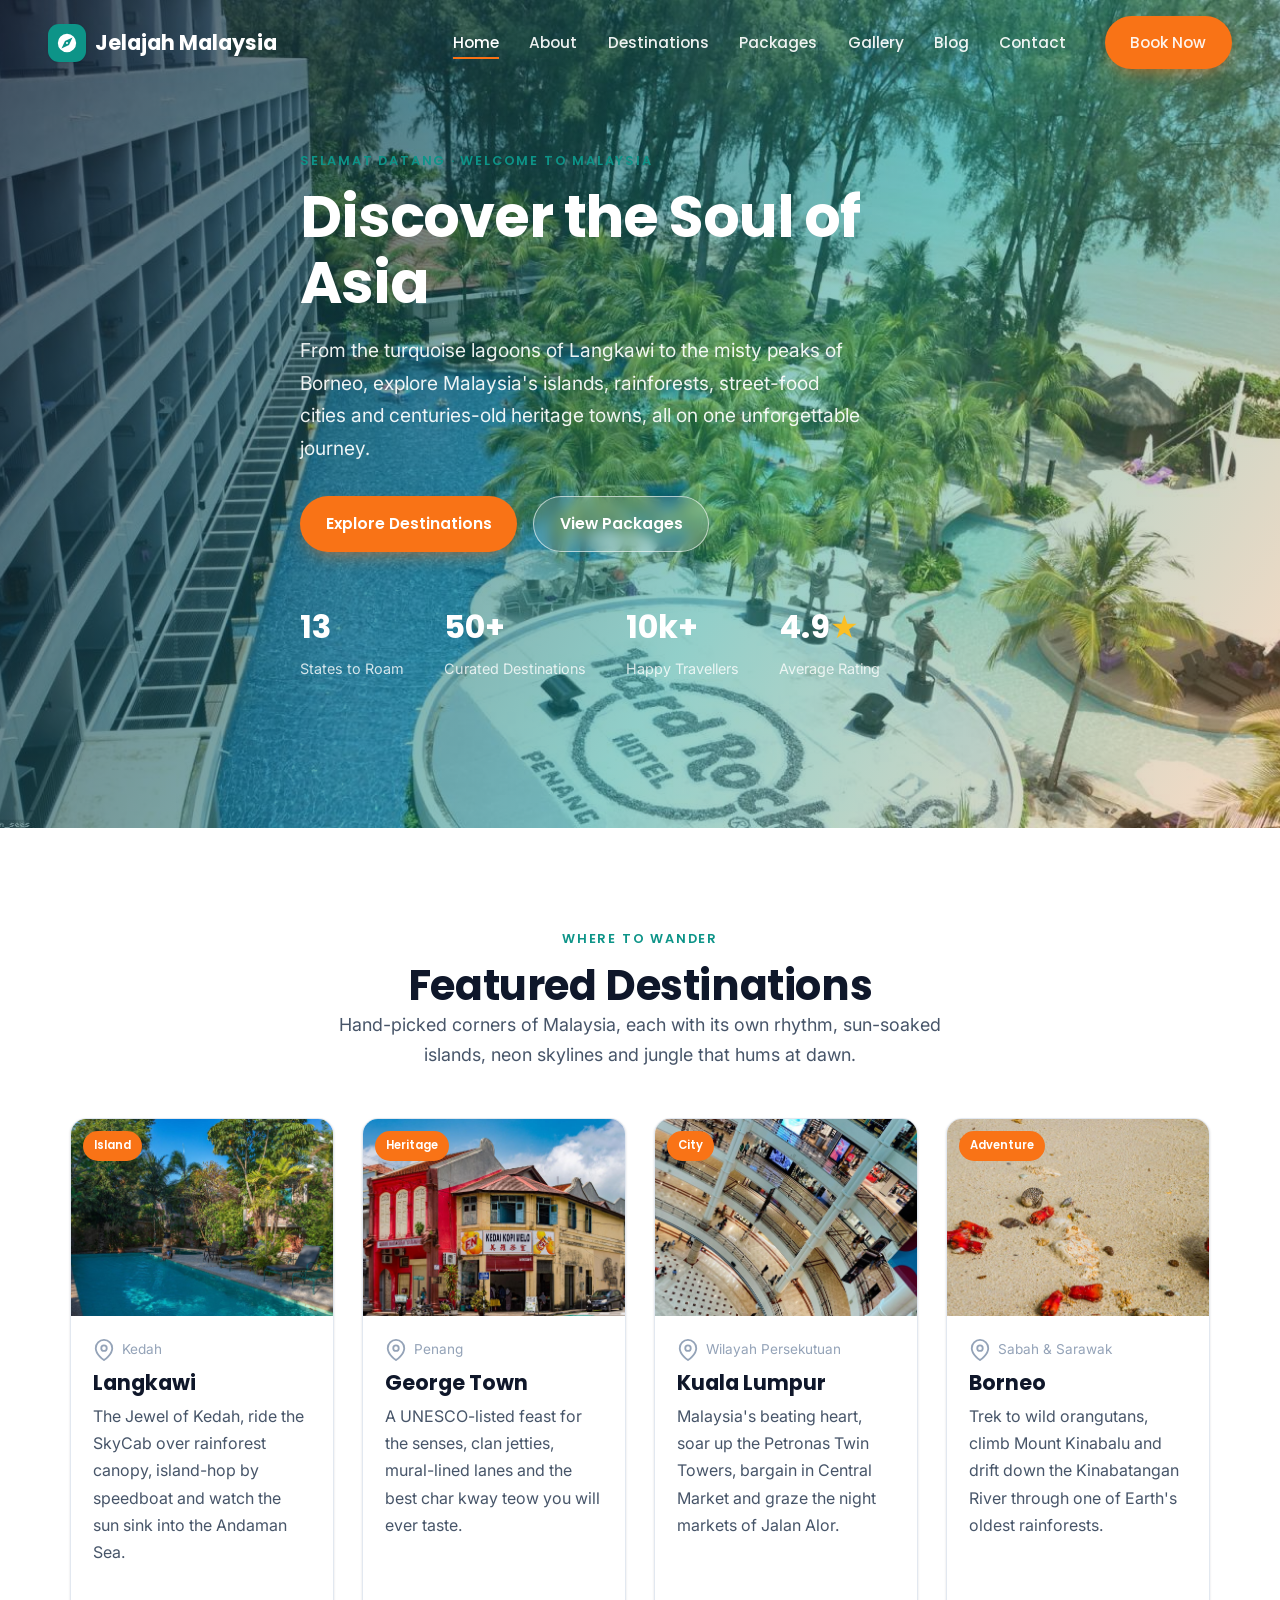
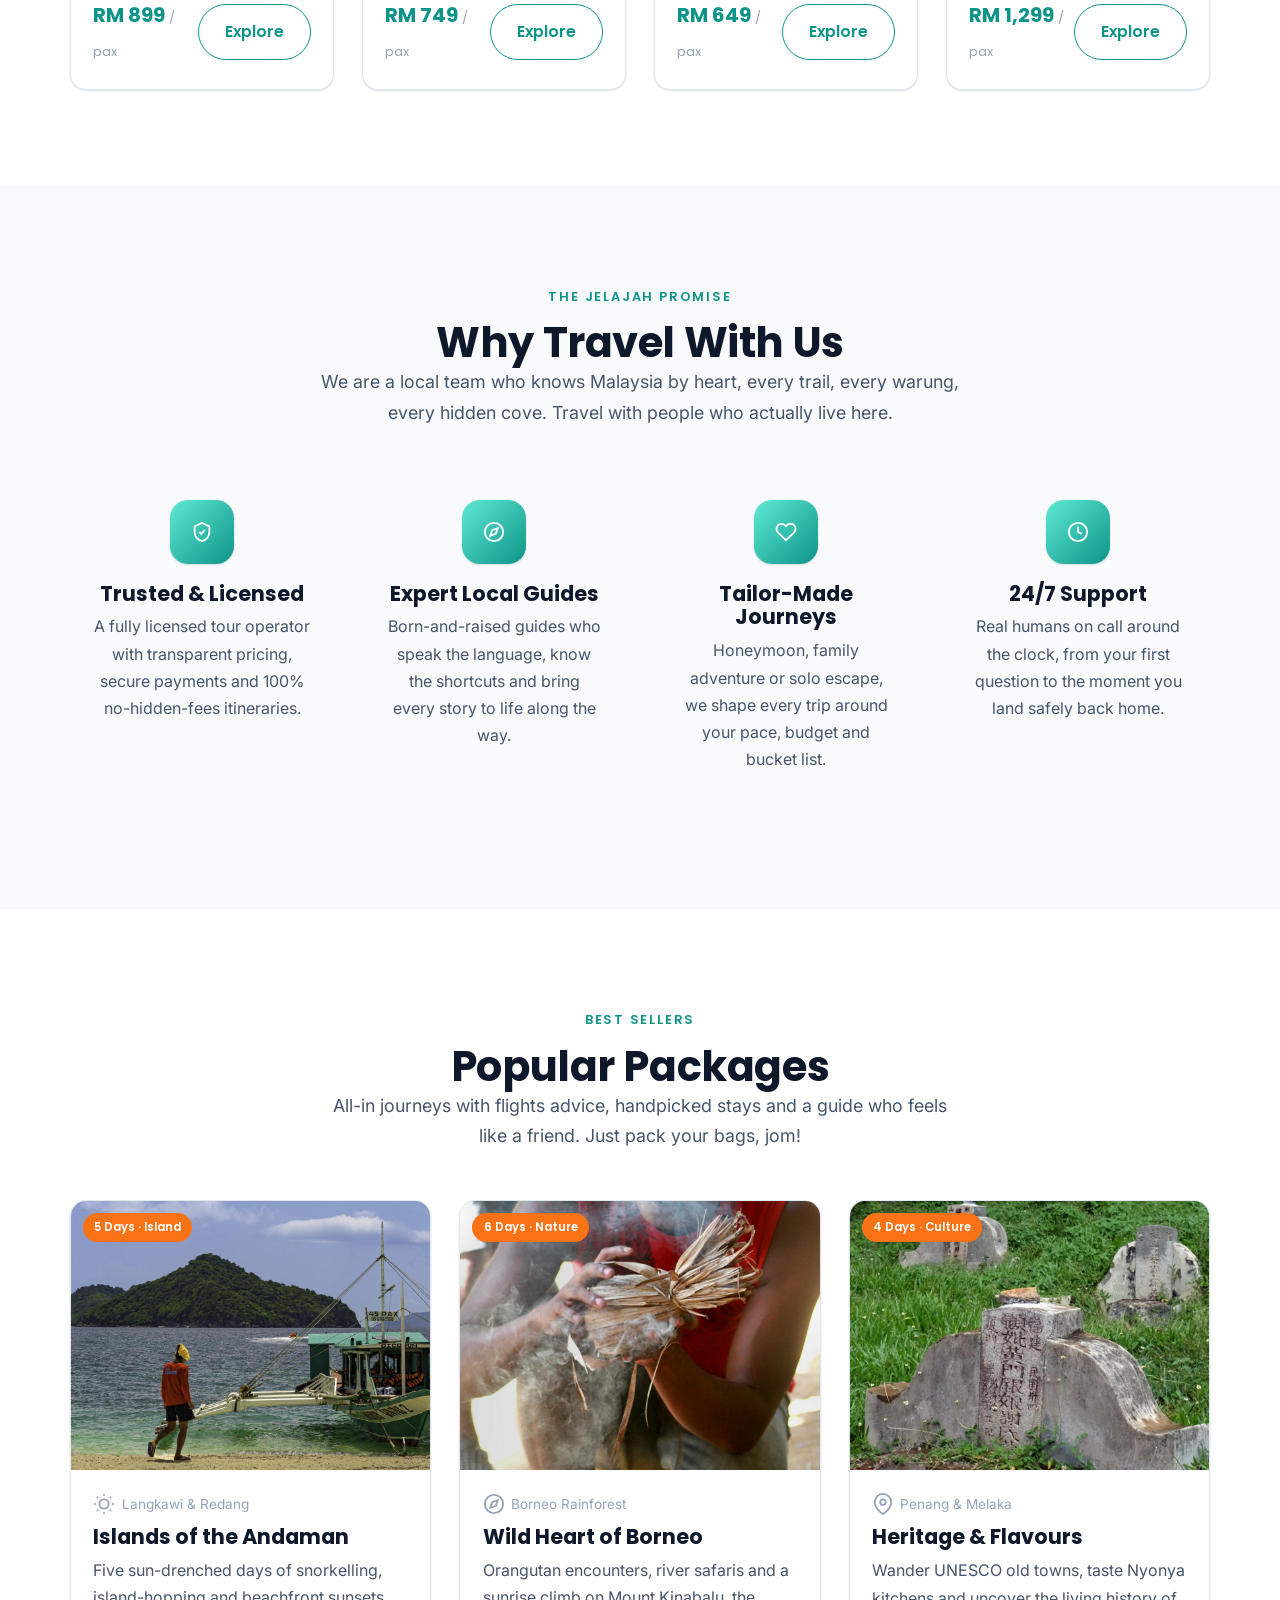
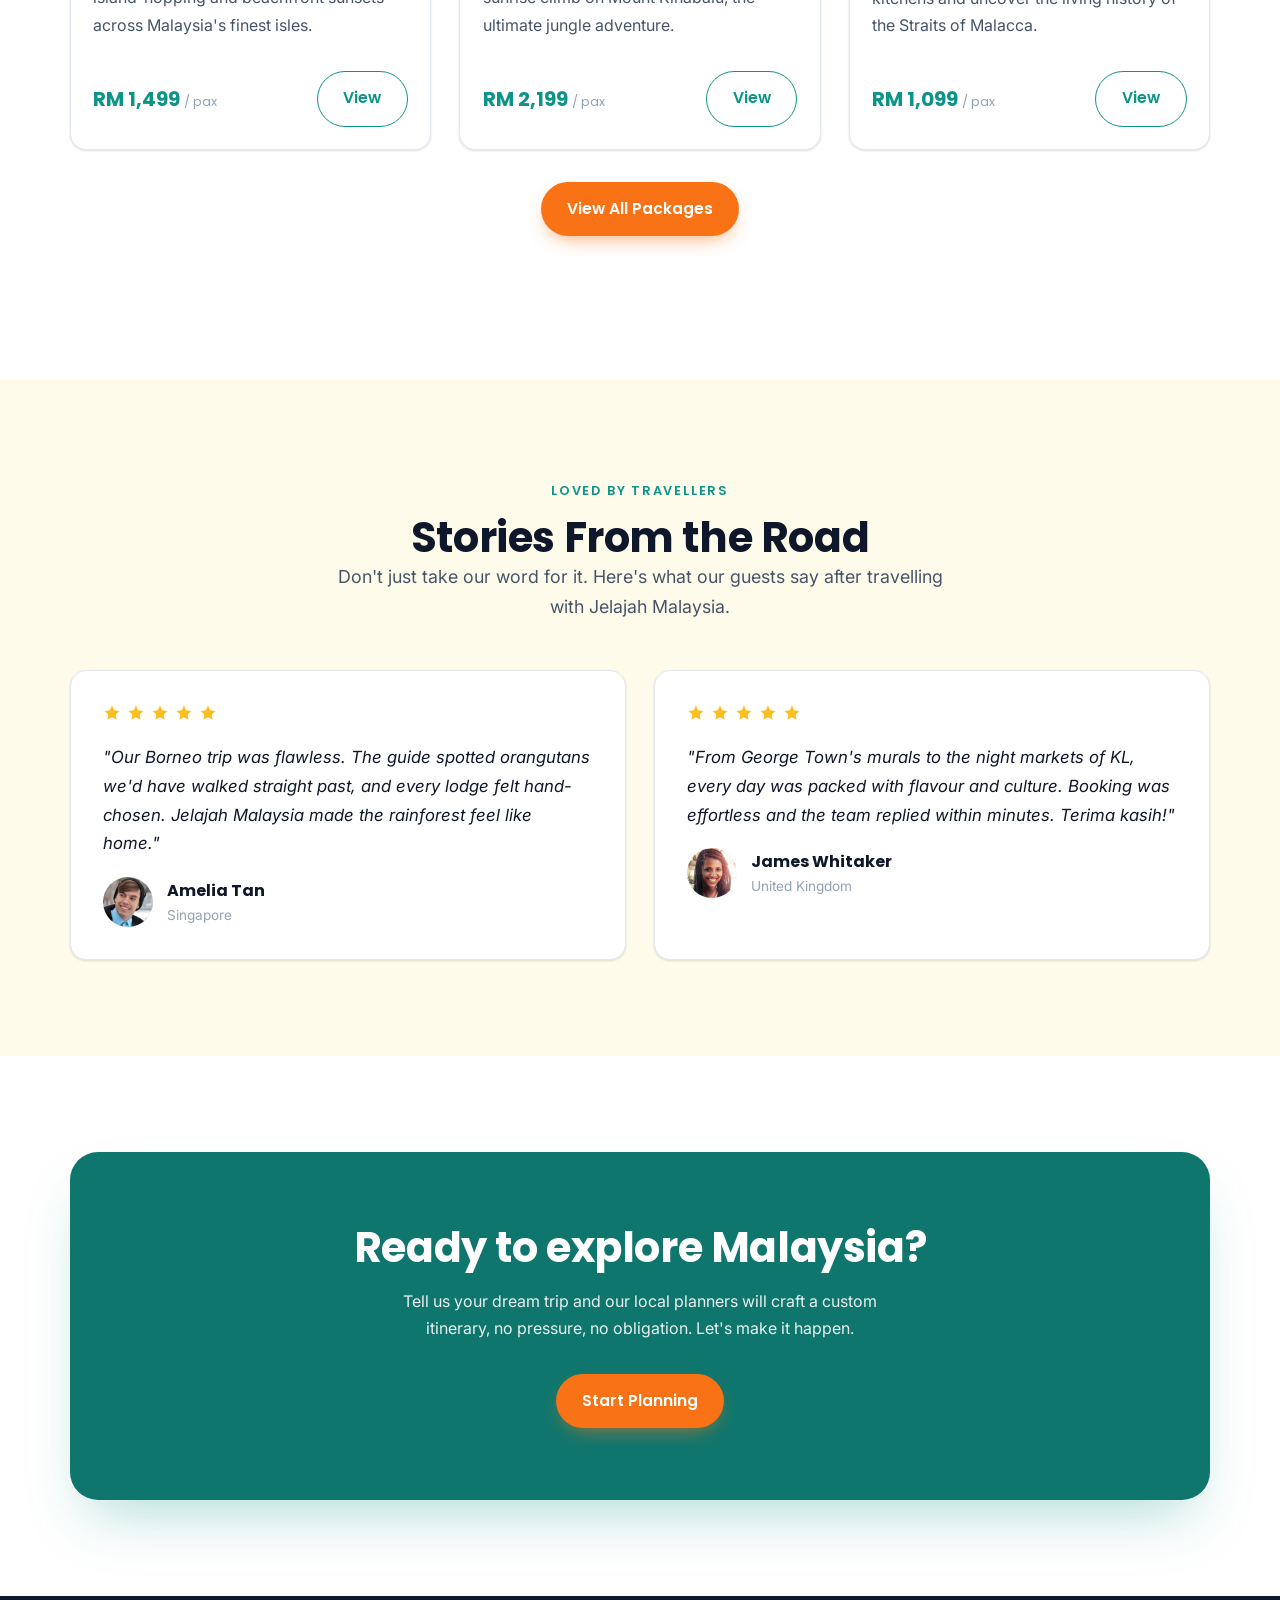
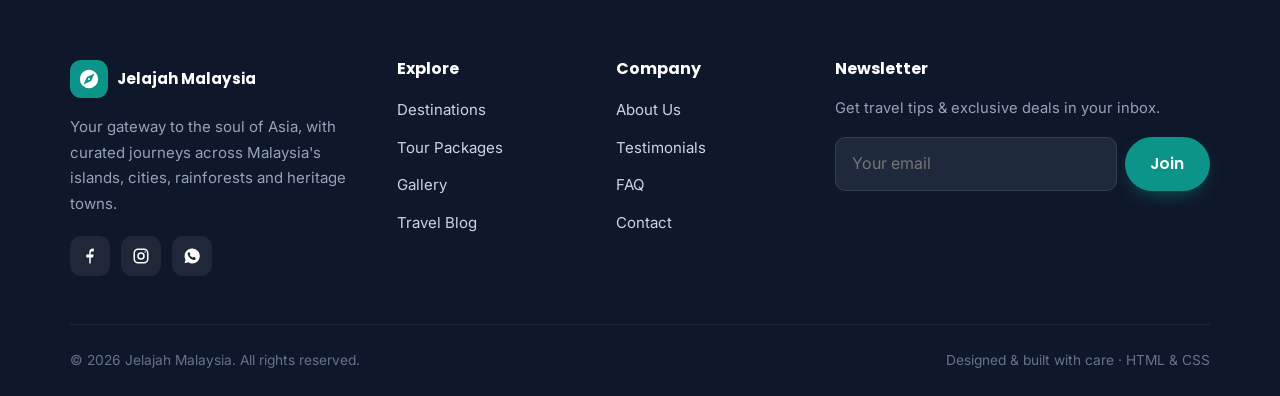
<file: index.html>
<!DOCTYPE html>
<html lang="en">
<head>
  <meta charset="UTF-8">
  <meta name="viewport" content="width=device-width, initial-scale=1.0">
  <meta name="description" content="Discover the soul of Asia with Jelajah Malaysia, curated journeys across Langkawi, Penang, Kuala Lumpur, Borneo and beyond. Islands, cities, rainforests and heritage towns await.">
  <title>Home · Jelajah Malaysia</title>
  <link rel="preconnect" href="https://fonts.googleapis.com">
  <link rel="preconnect" href="https://fonts.gstatic.com" crossorigin>
  <link href="https://fonts.googleapis.com/css2?family=Poppins:wght@500;600;700&family=Inter:wght@400;500;600&display=swap" rel="stylesheet">
  <link rel="icon" type="image/svg+xml" href="favicon.svg">
  <link rel="stylesheet" href="css/styles.css">
</head>
<body>
<nav class="nav">
  <a href="index.html" class="nav__brand"><span class="logo-mark"><img src="images/logo.svg" alt=""></span> Jelajah Malaysia</a>
  <ul class="nav__links">
    <li><a href="index.html" class="active">Home</a></li>
    <li><a href="about.html">About</a></li>
    <li><a href="destinations.html">Destinations</a></li>
    <li><a href="packages.html">Packages</a></li>
    <li><a href="gallery.html">Gallery</a></li>
    <li><a href="blog.html">Blog</a></li>
    <li><a href="contact.html">Contact</a></li>
    <li class="nav__cta"><a href="contact.html" class="btn btn-primary">Book Now</a></li>
  </ul>
  <button class="nav__toggle" aria-label="Toggle menu" aria-expanded="false"><span></span><span></span><span></span></button>
</nav>

<header class="hero" style="background-image:url('images/hero-home.jpg')">
  <div class="container hero__inner">
    <span class="eyebrow">Selamat Datang · Welcome to Malaysia</span>
    <h1>Discover the Soul of Asia</h1>
    <p>From the turquoise lagoons of Langkawi to the misty peaks of Borneo, explore Malaysia's islands, rainforests, street-food cities and centuries-old heritage towns, all on one unforgettable journey.</p>
    <div class="hero__actions">
      <a href="destinations.html" class="btn btn-primary">Explore Destinations</a>
      <a href="packages.html" class="btn btn-ghost">View Packages</a>
    </div>
    <div class="hero__stats reveal">
      <div class="hero__stat"><strong>13</strong><span>States to Roam</span></div>
      <div class="hero__stat"><strong>50+</strong><span>Curated Destinations</span></div>
      <div class="hero__stat"><strong>10k+</strong><span>Happy Travellers</span></div>
      <div class="hero__stat"><strong>4.9<span aria-hidden="true">★</span></strong><span>Average Rating</span></div>
    </div>
  </div>
</header>

<section class="section">
  <div class="container">
    <div class="section-head center reveal">
      <span class="eyebrow">Where to Wander</span>
      <h2>Featured Destinations</h2>
      <p class="lead">Hand-picked corners of Malaysia, each with its own rhythm, sun-soaked islands, neon skylines and jungle that hums at dawn.</p>
    </div>
    <div class="grid grid-4">
      <article class="card reveal">
        <div class="card__media"><span class="card__tag">Island</span><img src="images/dest-langkawi.jpg" alt="Aerial view of Langkawi's emerald islands ringed by turquoise sea"></div>
        <div class="card__body">
          <div class="card__meta"><svg width="22" height="22" viewBox="0 0 24 24" fill="none" stroke="currentColor" stroke-width="2"><path d="M21 10c0 7-9 13-9 13s-9-6-9-13a9 9 0 0 1 18 0z"/><circle cx="12" cy="10" r="3"/></svg> Kedah</div>
          <h3>Langkawi</h3>
          <p>The Jewel of Kedah, ride the SkyCab over rainforest canopy, island-hop by speedboat and watch the sun sink into the Andaman Sea.</p>
          <div class="card__foot"><span class="price">RM 899 <span>/ pax</span></span><a href="destinations.html" class="btn btn-outline">Explore</a></div>
        </div>
      </article>
      <article class="card reveal">
        <div class="card__media"><span class="card__tag">Heritage</span><img src="images/dest-penang.jpg" alt="Colourful George Town street art and heritage shophouses in Penang"></div>
        <div class="card__body">
          <div class="card__meta"><svg width="22" height="22" viewBox="0 0 24 24" fill="none" stroke="currentColor" stroke-width="2"><path d="M21 10c0 7-9 13-9 13s-9-6-9-13a9 9 0 0 1 18 0z"/><circle cx="12" cy="10" r="3"/></svg> Penang</div>
          <h3>George Town</h3>
          <p>A UNESCO-listed feast for the senses, clan jetties, mural-lined lanes and the best char kway teow you will ever taste.</p>
          <div class="card__foot"><span class="price">RM 749 <span>/ pax</span></span><a href="destinations.html" class="btn btn-outline">Explore</a></div>
        </div>
      </article>
      <article class="card reveal">
        <div class="card__media"><span class="card__tag">City</span><img src="images/dest-kl.jpg" alt="Petronas Twin Towers glowing over the Kuala Lumpur skyline at dusk"></div>
        <div class="card__body">
          <div class="card__meta"><svg width="22" height="22" viewBox="0 0 24 24" fill="none" stroke="currentColor" stroke-width="2"><path d="M21 10c0 7-9 13-9 13s-9-6-9-13a9 9 0 0 1 18 0z"/><circle cx="12" cy="10" r="3"/></svg> Wilayah Persekutuan</div>
          <h3>Kuala Lumpur</h3>
          <p>Malaysia's beating heart, soar up the Petronas Twin Towers, bargain in Central Market and graze the night markets of Jalan Alor.</p>
          <div class="card__foot"><span class="price">RM 649 <span>/ pax</span></span><a href="destinations.html" class="btn btn-outline">Explore</a></div>
        </div>
      </article>
      <article class="card reveal">
        <div class="card__media"><span class="card__tag">Adventure</span><img src="images/dest-borneo.jpg" alt="Dense Borneo rainforest with mist rising over the canopy at sunrise"></div>
        <div class="card__body">
          <div class="card__meta"><svg width="22" height="22" viewBox="0 0 24 24" fill="none" stroke="currentColor" stroke-width="2"><path d="M21 10c0 7-9 13-9 13s-9-6-9-13a9 9 0 0 1 18 0z"/><circle cx="12" cy="10" r="3"/></svg> Sabah &amp; Sarawak</div>
          <h3>Borneo</h3>
          <p>Trek to wild orangutans, climb Mount Kinabalu and drift down the Kinabatangan River through one of Earth's oldest rainforests.</p>
          <div class="card__foot"><span class="price">RM 1,299 <span>/ pax</span></span><a href="destinations.html" class="btn btn-outline">Explore</a></div>
        </div>
      </article>
    </div>
  </div>
</section>

<section class="section section--alt">
  <div class="container">
    <div class="section-head center reveal">
      <span class="eyebrow">The Jelajah Promise</span>
      <h2>Why Travel With Us</h2>
      <p class="lead">We are a local team who knows Malaysia by heart, every trail, every warung, every hidden cove. Travel with people who actually live here.</p>
    </div>
    <div class="grid grid-4">
      <div class="feature reveal">
        <div class="feature__icon"><svg width="22" height="22" viewBox="0 0 24 24" fill="none" stroke="currentColor" stroke-width="2"><path d="M12 2l8 4v6c0 5-3.4 8.6-8 10-4.6-1.4-8-5-8-10V6z"/><path d="M9 12l2 2 4-4"/></svg></div>
        <h3>Trusted &amp; Licensed</h3>
        <p>A fully licensed tour operator with transparent pricing, secure payments and 100% no-hidden-fees itineraries.</p>
      </div>
      <div class="feature reveal">
        <div class="feature__icon"><svg width="22" height="22" viewBox="0 0 24 24" fill="none" stroke="currentColor" stroke-width="2"><circle cx="12" cy="12" r="10"/><polygon points="16.2 7.8 14 14 7.8 16.2 10 10"/></svg></div>
        <h3>Expert Local Guides</h3>
        <p>Born-and-raised guides who speak the language, know the shortcuts and bring every story to life along the way.</p>
      </div>
      <div class="feature reveal">
        <div class="feature__icon"><svg width="22" height="22" viewBox="0 0 24 24" fill="none" stroke="currentColor" stroke-width="2"><path d="M20.8 4.6a5.5 5.5 0 0 0-7.8 0L12 5.7l-1-1a5.5 5.5 0 0 0-7.8 7.8l1 1L12 21l7.8-7.6 1-1a5.5 5.5 0 0 0 0-7.8z"/></svg></div>
        <h3>Tailor-Made Journeys</h3>
        <p>Honeymoon, family adventure or solo escape, we shape every trip around your pace, budget and bucket list.</p>
      </div>
      <div class="feature reveal">
        <div class="feature__icon"><svg width="22" height="22" viewBox="0 0 24 24" fill="none" stroke="currentColor" stroke-width="2"><circle cx="12" cy="12" r="10"/><path d="M12 6v6l4 2"/></svg></div>
        <h3>24/7 Support</h3>
        <p>Real humans on call around the clock, from your first question to the moment you land safely back home.</p>
      </div>
    </div>
  </div>
</section>

<section class="section">
  <div class="container">
    <div class="section-head center reveal">
      <span class="eyebrow">Best Sellers</span>
      <h2>Popular Packages</h2>
      <p class="lead">All-in journeys with flights advice, handpicked stays and a guide who feels like a friend. Just pack your bags, jom!</p>
    </div>
    <div class="grid grid-3">
      <article class="card reveal">
        <div class="card__media"><span class="card__tag">5 Days · Island</span><img src="images/pkg-island.jpg" alt="White-sand beach and clear shallow water on a Malaysian tropical island"></div>
        <div class="card__body">
          <div class="card__meta"><svg width="22" height="22" viewBox="0 0 24 24" fill="none" stroke="currentColor" stroke-width="2"><circle cx="12" cy="12" r="5"/><path d="M12 1v2M12 21v2M4.2 4.2l1.4 1.4M18.4 18.4l1.4 1.4M1 12h2M21 12h2M4.2 19.8l1.4-1.4M18.4 5.6l1.4-1.4"/></svg> Langkawi &amp; Redang</div>
          <h3>Islands of the Andaman</h3>
          <p>Five sun-drenched days of snorkelling, island-hopping and beachfront sunsets across Malaysia's finest isles.</p>
          <div class="card__foot"><span class="price">RM 1,499 <span>/ pax</span></span><a href="packages.html" class="btn btn-outline">View</a></div>
        </div>
      </article>
      <article class="card reveal">
        <div class="card__media"><span class="card__tag">6 Days · Nature</span><img src="images/pkg-nature.jpg" alt="Lush rainforest canopy and a winding jungle river in Malaysian Borneo"></div>
        <div class="card__body">
          <div class="card__meta"><svg width="22" height="22" viewBox="0 0 24 24" fill="none" stroke="currentColor" stroke-width="2"><circle cx="12" cy="12" r="10"/><polygon points="16.2 7.8 14 14 7.8 16.2 10 10"/></svg> Borneo Rainforest</div>
          <h3>Wild Heart of Borneo</h3>
          <p>Orangutan encounters, river safaris and a sunrise climb on Mount Kinabalu, the ultimate jungle adventure.</p>
          <div class="card__foot"><span class="price">RM 2,199 <span>/ pax</span></span><a href="packages.html" class="btn btn-outline">View</a></div>
        </div>
      </article>
      <article class="card reveal">
        <div class="card__media"><span class="card__tag">4 Days · Culture</span><img src="images/pkg-culture.jpg" alt="Traditional Malaysian temple and colourful heritage architecture"></div>
        <div class="card__body">
          <div class="card__meta"><svg width="22" height="22" viewBox="0 0 24 24" fill="none" stroke="currentColor" stroke-width="2"><path d="M21 10c0 7-9 13-9 13s-9-6-9-13a9 9 0 0 1 18 0z"/><circle cx="12" cy="10" r="3"/></svg> Penang &amp; Melaka</div>
          <h3>Heritage &amp; Flavours</h3>
          <p>Wander UNESCO old towns, taste Nyonya kitchens and uncover the living history of the Straits of Malacca.</p>
          <div class="card__foot"><span class="price">RM 1,099 <span>/ pax</span></span><a href="packages.html" class="btn btn-outline">View</a></div>
        </div>
      </article>
    </div>
    <div class="section-head center reveal" style="margin-top:2rem;">
      <a href="packages.html" class="btn btn-primary">View All Packages</a>
    </div>
  </div>
</section>

<section class="section section--sand">
  <div class="container">
    <div class="section-head center reveal">
      <span class="eyebrow">Loved by Travellers</span>
      <h2>Stories From the Road</h2>
      <p class="lead">Don't just take our word for it. Here's what our guests say after travelling with Jelajah Malaysia.</p>
    </div>
    <div class="grid grid-2">
      <figure class="quote reveal">
        <div class="stars" aria-label="5 out of 5 stars">
          <svg width="18" height="18" viewBox="0 0 24 24" fill="currentColor"><path d="M12 2l3 6.3 6.9 1-5 4.9 1.2 6.8L12 17.8 5.9 21l1.2-6.8-5-4.9 6.9-1z"/></svg>
          <svg width="18" height="18" viewBox="0 0 24 24" fill="currentColor"><path d="M12 2l3 6.3 6.9 1-5 4.9 1.2 6.8L12 17.8 5.9 21l1.2-6.8-5-4.9 6.9-1z"/></svg>
          <svg width="18" height="18" viewBox="0 0 24 24" fill="currentColor"><path d="M12 2l3 6.3 6.9 1-5 4.9 1.2 6.8L12 17.8 5.9 21l1.2-6.8-5-4.9 6.9-1z"/></svg>
          <svg width="18" height="18" viewBox="0 0 24 24" fill="currentColor"><path d="M12 2l3 6.3 6.9 1-5 4.9 1.2 6.8L12 17.8 5.9 21l1.2-6.8-5-4.9 6.9-1z"/></svg>
          <svg width="18" height="18" viewBox="0 0 24 24" fill="currentColor"><path d="M12 2l3 6.3 6.9 1-5 4.9 1.2 6.8L12 17.8 5.9 21l1.2-6.8-5-4.9 6.9-1z"/></svg>
        </div>
        <blockquote>"Our Borneo trip was flawless. The guide spotted orangutans we'd have walked straight past, and every lodge felt hand-chosen. Jelajah Malaysia made the rainforest feel like home."</blockquote>
        <figcaption><img src="images/avatar-1.jpg" alt="Portrait of traveller Amelia Tan"><span><strong>Amelia Tan</strong>Singapore</span></figcaption>
      </figure>
      <figure class="quote reveal">
        <div class="stars" aria-label="5 out of 5 stars">
          <svg width="18" height="18" viewBox="0 0 24 24" fill="currentColor"><path d="M12 2l3 6.3 6.9 1-5 4.9 1.2 6.8L12 17.8 5.9 21l1.2-6.8-5-4.9 6.9-1z"/></svg>
          <svg width="18" height="18" viewBox="0 0 24 24" fill="currentColor"><path d="M12 2l3 6.3 6.9 1-5 4.9 1.2 6.8L12 17.8 5.9 21l1.2-6.8-5-4.9 6.9-1z"/></svg>
          <svg width="18" height="18" viewBox="0 0 24 24" fill="currentColor"><path d="M12 2l3 6.3 6.9 1-5 4.9 1.2 6.8L12 17.8 5.9 21l1.2-6.8-5-4.9 6.9-1z"/></svg>
          <svg width="18" height="18" viewBox="0 0 24 24" fill="currentColor"><path d="M12 2l3 6.3 6.9 1-5 4.9 1.2 6.8L12 17.8 5.9 21l1.2-6.8-5-4.9 6.9-1z"/></svg>
          <svg width="18" height="18" viewBox="0 0 24 24" fill="currentColor"><path d="M12 2l3 6.3 6.9 1-5 4.9 1.2 6.8L12 17.8 5.9 21l1.2-6.8-5-4.9 6.9-1z"/></svg>
        </div>
        <blockquote>"From George Town's murals to the night markets of KL, every day was packed with flavour and culture. Booking was effortless and the team replied within minutes. Terima kasih!"</blockquote>
        <figcaption><img src="images/avatar-2.jpg" alt="Portrait of traveller James Whitaker"><span><strong>James Whitaker</strong>United Kingdom</span></figcaption>
      </figure>
    </div>
  </div>
</section>

<section class="section">
  <div class="container">
    <div class="cta-band reveal">
      <h2>Ready to explore Malaysia?</h2>
      <p>Tell us your dream trip and our local planners will craft a custom itinerary, no pressure, no obligation. Let's make it happen.</p>
      <a href="contact.html" class="btn btn-primary">Start Planning</a>
    </div>
  </div>
</section>

<footer class="footer">
  <div class="container">
    <div class="footer__grid">
      <div class="footer__brand">
        <a href="index.html" class="nav__brand"><span class="logo-mark"><img src="images/logo.svg" alt=""></span> Jelajah Malaysia</a>
        <p>Your gateway to the soul of Asia, with curated journeys across Malaysia's islands, cities, rainforests and heritage towns.</p>
        <div class="socials">
          <a href="#" aria-label="Facebook"><svg width="18" height="18" viewBox="0 0 24 24" fill="currentColor"><path d="M13 22v-8h3l1-4h-4V8c0-1.1.5-2 2-2h2V2.1C18.7 2 17.3 2 16 2c-3 0-5 1.8-5 5.2V10H7v4h4v8h2z"/></svg></a>
          <a href="#" aria-label="Instagram"><svg width="18" height="18" viewBox="0 0 24 24" fill="none" stroke="currentColor" stroke-width="2"><rect x="3" y="3" width="18" height="18" rx="5"/><circle cx="12" cy="12" r="4"/><circle cx="17.5" cy="6.5" r="1" fill="currentColor" stroke="none"/></svg></a>
          <a href="#" aria-label="WhatsApp"><svg width="18" height="18" viewBox="0 0 24 24" fill="currentColor"><path d="M12 2a10 10 0 0 0-8.6 15l-1.3 4.7 4.8-1.3A10 10 0 1 0 12 2zm5.3 14.1c-.2.6-1.3 1.2-1.8 1.2-.5.1-1 .1-1.7-.1-.4-.1-1-.3-1.6-.6-2.9-1.3-4.7-4.2-4.9-4.4-.1-.2-1.1-1.5-1.1-2.8s.7-2 .9-2.2c.2-.3.5-.3.7-.3h.5c.2 0 .4 0 .6.5l.8 1.9c.1.2.1.4 0 .5l-.4.6c-.1.2-.3.3-.1.6.1.3.7 1.1 1.4 1.8.9.8 1.7 1 2 1.2.2.1.4.1.5-.1l.6-.7c.2-.3.4-.2.6-.1l1.8.9c.3.1.4.2.5.3.1.2.1.6-.1 1.2z"/></svg></a>
        </div>
      </div>
      <div>
        <h4>Explore</h4>
        <ul class="footer__links">
          <li><a href="destinations.html">Destinations</a></li>
          <li><a href="packages.html">Tour Packages</a></li>
          <li><a href="gallery.html">Gallery</a></li>
          <li><a href="blog.html">Travel Blog</a></li>
        </ul>
      </div>
      <div>
        <h4>Company</h4>
        <ul class="footer__links">
          <li><a href="about.html">About Us</a></li>
          <li><a href="testimonials.html">Testimonials</a></li>
          <li><a href="faq.html">FAQ</a></li>
          <li><a href="contact.html">Contact</a></li>
        </ul>
      </div>
      <div>
        <h4>Newsletter</h4>
        <p style="font-size:.92rem;color:#94a3b8;">Get travel tips &amp; exclusive deals in your inbox.</p>
        <form class="news-form" onsubmit="event.preventDefault(); this.reset();">
          <input type="email" placeholder="Your email" aria-label="Email" required>
          <button class="btn btn-ocean" type="submit">Join</button>
        </form>
      </div>
    </div>
    <div class="footer__bottom">
      <span>© <span data-year>2026</span> Jelajah Malaysia. All rights reserved.</span>
      <span>Designed &amp; built with care · HTML &amp; CSS</span>
    </div>
  </div>
</footer>
<script src="js/main.js"></script>
</body>
</html>
</file>
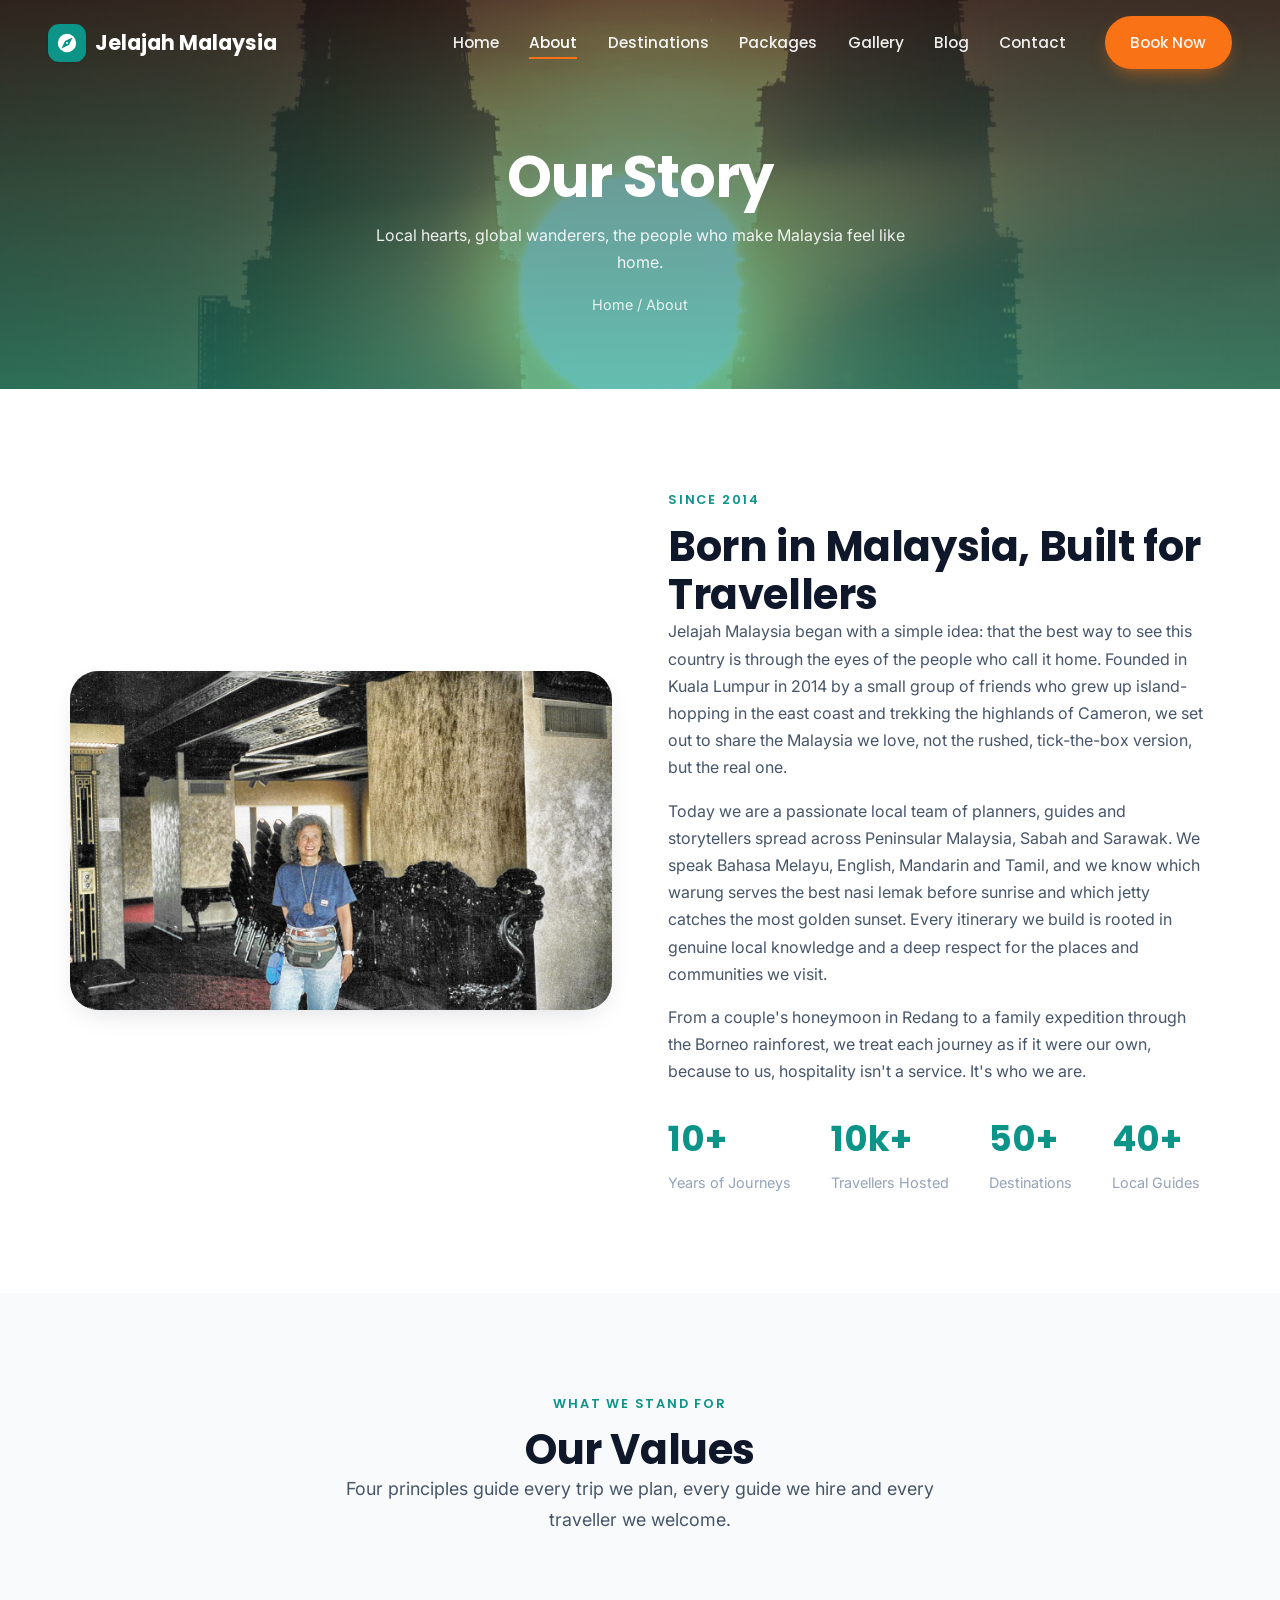
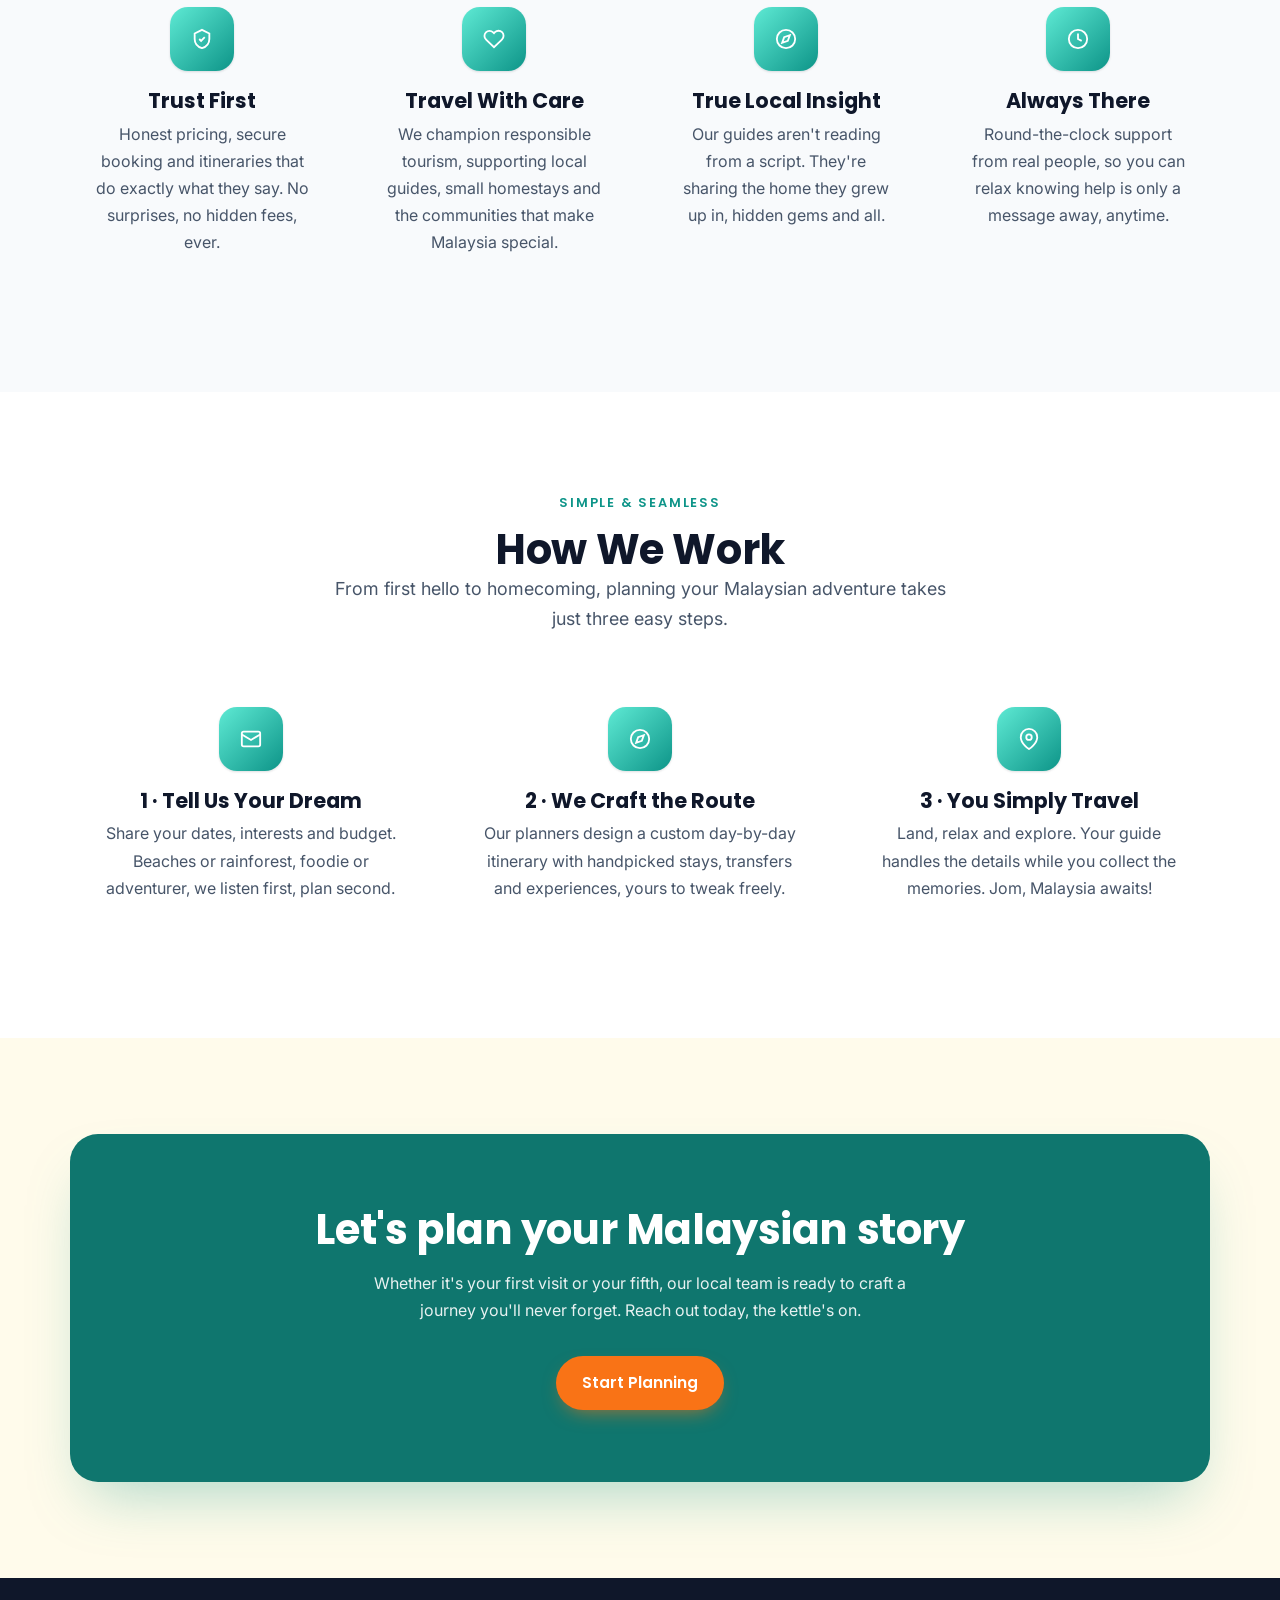
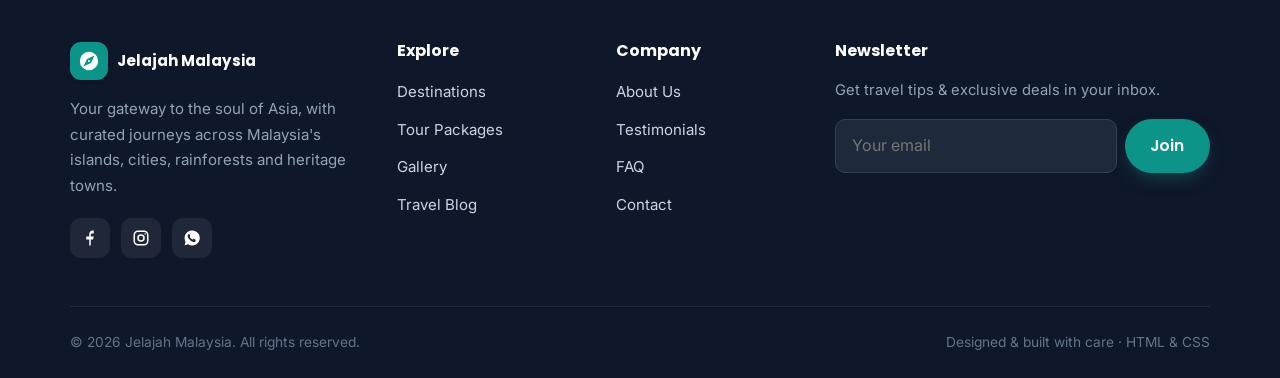
<file: about.html>
<!DOCTYPE html>
<html lang="en">
<head>
  <meta charset="UTF-8">
  <meta name="viewport" content="width=device-width, initial-scale=1.0">
  <meta name="description" content="Meet Jelajah Malaysia, a passionate local team crafting authentic Malaysian journeys since 2014. Discover our story, our values and the people behind your trip.">
  <title>About · Jelajah Malaysia</title>
  <link rel="preconnect" href="https://fonts.googleapis.com">
  <link rel="preconnect" href="https://fonts.gstatic.com" crossorigin>
  <link href="https://fonts.googleapis.com/css2?family=Poppins:wght@500;600;700&family=Inter:wght@400;500;600&display=swap" rel="stylesheet">
  <link rel="icon" type="image/svg+xml" href="favicon.svg">
  <link rel="stylesheet" href="css/styles.css">
</head>
<body>
<nav class="nav">
  <a href="index.html" class="nav__brand"><span class="logo-mark"><img src="images/logo.svg" alt=""></span> Jelajah Malaysia</a>
  <ul class="nav__links">
    <li><a href="index.html">Home</a></li>
    <li><a href="about.html" class="active">About</a></li>
    <li><a href="destinations.html">Destinations</a></li>
    <li><a href="packages.html">Packages</a></li>
    <li><a href="gallery.html">Gallery</a></li>
    <li><a href="blog.html">Blog</a></li>
    <li><a href="contact.html">Contact</a></li>
    <li class="nav__cta"><a href="contact.html" class="btn btn-primary">Book Now</a></li>
  </ul>
  <button class="nav__toggle" aria-label="Toggle menu" aria-expanded="false"><span></span><span></span><span></span></button>
</nav>

<header class="page-hero" style="background-image:url('images/hero-about.jpg')">
  <div class="container page-hero__inner">
    <h1>Our Story</h1>
    <p>Local hearts, global wanderers, the people who make Malaysia feel like home.</p>
    <div class="breadcrumb"><a href="index.html">Home</a> / About</div>
  </div>
</header>

<section class="section">
  <div class="container">
    <div class="split">
      <img src="images/about-team.jpg" alt="The Jelajah Malaysia team gathered together outdoors, smiling">
      <div>
        <span class="eyebrow">Since 2014</span>
        <h2>Born in Malaysia, Built for Travellers</h2>
        <p>Jelajah Malaysia began with a simple idea: that the best way to see this country is through the eyes of the people who call it home. Founded in Kuala Lumpur in 2014 by a small group of friends who grew up island-hopping in the east coast and trekking the highlands of Cameron, we set out to share the Malaysia we love, not the rushed, tick-the-box version, but the real one.</p>
        <p>Today we are a passionate local team of planners, guides and storytellers spread across Peninsular Malaysia, Sabah and Sarawak. We speak Bahasa Melayu, English, Mandarin and Tamil, and we know which warung serves the best nasi lemak before sunrise and which jetty catches the most golden sunset. Every itinerary we build is rooted in genuine local knowledge and a deep respect for the places and communities we visit.</p>
        <p>From a couple's honeymoon in Redang to a family expedition through the Borneo rainforest, we treat each journey as if it were our own, because to us, hospitality isn't a service. It's who we are.</p>
        <div class="stat-row reveal">
          <div class="stat"><strong>10+</strong><span>Years of Journeys</span></div>
          <div class="stat"><strong>10k+</strong><span>Travellers Hosted</span></div>
          <div class="stat"><strong>50+</strong><span>Destinations</span></div>
          <div class="stat"><strong>40+</strong><span>Local Guides</span></div>
        </div>
      </div>
    </div>
  </div>
</section>

<section class="section section--alt">
  <div class="container">
    <div class="section-head center reveal">
      <span class="eyebrow">What We Stand For</span>
      <h2>Our Values</h2>
      <p class="lead">Four principles guide every trip we plan, every guide we hire and every traveller we welcome.</p>
    </div>
    <div class="grid grid-4">
      <div class="feature reveal">
        <div class="feature__icon"><svg width="22" height="22" viewBox="0 0 24 24" fill="none" stroke="currentColor" stroke-width="2"><path d="M12 2l8 4v6c0 5-3.4 8.6-8 10-4.6-1.4-8-5-8-10V6z"/><path d="M9 12l2 2 4-4"/></svg></div>
        <h3>Trust First</h3>
        <p>Honest pricing, secure booking and itineraries that do exactly what they say. No surprises, no hidden fees, ever.</p>
      </div>
      <div class="feature reveal">
        <div class="feature__icon"><svg width="22" height="22" viewBox="0 0 24 24" fill="none" stroke="currentColor" stroke-width="2"><path d="M20.8 4.6a5.5 5.5 0 0 0-7.8 0L12 5.7l-1-1a5.5 5.5 0 0 0-7.8 7.8l1 1L12 21l7.8-7.6 1-1a5.5 5.5 0 0 0 0-7.8z"/></svg></div>
        <h3>Travel With Care</h3>
        <p>We champion responsible tourism, supporting local guides, small homestays and the communities that make Malaysia special.</p>
      </div>
      <div class="feature reveal">
        <div class="feature__icon"><svg width="22" height="22" viewBox="0 0 24 24" fill="none" stroke="currentColor" stroke-width="2"><circle cx="12" cy="12" r="10"/><polygon points="16.2 7.8 14 14 7.8 16.2 10 10"/></svg></div>
        <h3>True Local Insight</h3>
        <p>Our guides aren't reading from a script. They're sharing the home they grew up in, hidden gems and all.</p>
      </div>
      <div class="feature reveal">
        <div class="feature__icon"><svg width="22" height="22" viewBox="0 0 24 24" fill="none" stroke="currentColor" stroke-width="2"><circle cx="12" cy="12" r="10"/><path d="M12 6v6l4 2"/></svg></div>
        <h3>Always There</h3>
        <p>Round-the-clock support from real people, so you can relax knowing help is only a message away, anytime.</p>
      </div>
    </div>
  </div>
</section>

<section class="section">
  <div class="container">
    <div class="section-head center reveal">
      <span class="eyebrow">Simple &amp; Seamless</span>
      <h2>How We Work</h2>
      <p class="lead">From first hello to homecoming, planning your Malaysian adventure takes just three easy steps.</p>
    </div>
    <div class="grid grid-3">
      <div class="feature reveal">
        <div class="feature__icon"><svg width="22" height="22" viewBox="0 0 24 24" fill="none" stroke="currentColor" stroke-width="2"><rect x="2" y="4" width="20" height="16" rx="2"/><path d="M22 7l-10 6L2 7"/></svg></div>
        <h3>1 · Tell Us Your Dream</h3>
        <p>Share your dates, interests and budget. Beaches or rainforest, foodie or adventurer, we listen first, plan second.</p>
      </div>
      <div class="feature reveal">
        <div class="feature__icon"><svg width="22" height="22" viewBox="0 0 24 24" fill="none" stroke="currentColor" stroke-width="2"><circle cx="12" cy="12" r="10"/><polygon points="16.2 7.8 14 14 7.8 16.2 10 10"/></svg></div>
        <h3>2 · We Craft the Route</h3>
        <p>Our planners design a custom day-by-day itinerary with handpicked stays, transfers and experiences, yours to tweak freely.</p>
      </div>
      <div class="feature reveal">
        <div class="feature__icon"><svg width="22" height="22" viewBox="0 0 24 24" fill="none" stroke="currentColor" stroke-width="2"><path d="M21 10c0 7-9 13-9 13s-9-6-9-13a9 9 0 0 1 18 0z"/><circle cx="12" cy="10" r="3"/></svg></div>
        <h3>3 · You Simply Travel</h3>
        <p>Land, relax and explore. Your guide handles the details while you collect the memories. Jom, Malaysia awaits!</p>
      </div>
    </div>
  </div>
</section>

<section class="section section--sand">
  <div class="container">
    <div class="cta-band reveal">
      <h2>Let's plan your Malaysian story</h2>
      <p>Whether it's your first visit or your fifth, our local team is ready to craft a journey you'll never forget. Reach out today, the kettle's on.</p>
      <a href="contact.html" class="btn btn-primary">Start Planning</a>
    </div>
  </div>
</section>

<footer class="footer">
  <div class="container">
    <div class="footer__grid">
      <div class="footer__brand">
        <a href="index.html" class="nav__brand"><span class="logo-mark"><img src="images/logo.svg" alt=""></span> Jelajah Malaysia</a>
        <p>Your gateway to the soul of Asia, with curated journeys across Malaysia's islands, cities, rainforests and heritage towns.</p>
        <div class="socials">
          <a href="#" aria-label="Facebook"><svg width="18" height="18" viewBox="0 0 24 24" fill="currentColor"><path d="M13 22v-8h3l1-4h-4V8c0-1.1.5-2 2-2h2V2.1C18.7 2 17.3 2 16 2c-3 0-5 1.8-5 5.2V10H7v4h4v8h2z"/></svg></a>
          <a href="#" aria-label="Instagram"><svg width="18" height="18" viewBox="0 0 24 24" fill="none" stroke="currentColor" stroke-width="2"><rect x="3" y="3" width="18" height="18" rx="5"/><circle cx="12" cy="12" r="4"/><circle cx="17.5" cy="6.5" r="1" fill="currentColor" stroke="none"/></svg></a>
          <a href="#" aria-label="WhatsApp"><svg width="18" height="18" viewBox="0 0 24 24" fill="currentColor"><path d="M12 2a10 10 0 0 0-8.6 15l-1.3 4.7 4.8-1.3A10 10 0 1 0 12 2zm5.3 14.1c-.2.6-1.3 1.2-1.8 1.2-.5.1-1 .1-1.7-.1-.4-.1-1-.3-1.6-.6-2.9-1.3-4.7-4.2-4.9-4.4-.1-.2-1.1-1.5-1.1-2.8s.7-2 .9-2.2c.2-.3.5-.3.7-.3h.5c.2 0 .4 0 .6.5l.8 1.9c.1.2.1.4 0 .5l-.4.6c-.1.2-.3.3-.1.6.1.3.7 1.1 1.4 1.8.9.8 1.7 1 2 1.2.2.1.4.1.5-.1l.6-.7c.2-.3.4-.2.6-.1l1.8.9c.3.1.4.2.5.3.1.2.1.6-.1 1.2z"/></svg></a>
        </div>
      </div>
      <div>
        <h4>Explore</h4>
        <ul class="footer__links">
          <li><a href="destinations.html">Destinations</a></li>
          <li><a href="packages.html">Tour Packages</a></li>
          <li><a href="gallery.html">Gallery</a></li>
          <li><a href="blog.html">Travel Blog</a></li>
        </ul>
      </div>
      <div>
        <h4>Company</h4>
        <ul class="footer__links">
          <li><a href="about.html">About Us</a></li>
          <li><a href="testimonials.html">Testimonials</a></li>
          <li><a href="faq.html">FAQ</a></li>
          <li><a href="contact.html">Contact</a></li>
        </ul>
      </div>
      <div>
        <h4>Newsletter</h4>
        <p style="font-size:.92rem;color:#94a3b8;">Get travel tips &amp; exclusive deals in your inbox.</p>
        <form class="news-form" onsubmit="event.preventDefault(); this.reset();">
          <input type="email" placeholder="Your email" aria-label="Email" required>
          <button class="btn btn-ocean" type="submit">Join</button>
        </form>
      </div>
    </div>
    <div class="footer__bottom">
      <span>© <span data-year>2026</span> Jelajah Malaysia. All rights reserved.</span>
      <span>Designed &amp; built with care · HTML &amp; CSS</span>
    </div>
  </div>
</footer>
<script src="js/main.js"></script>
</body>
</html>
</file>
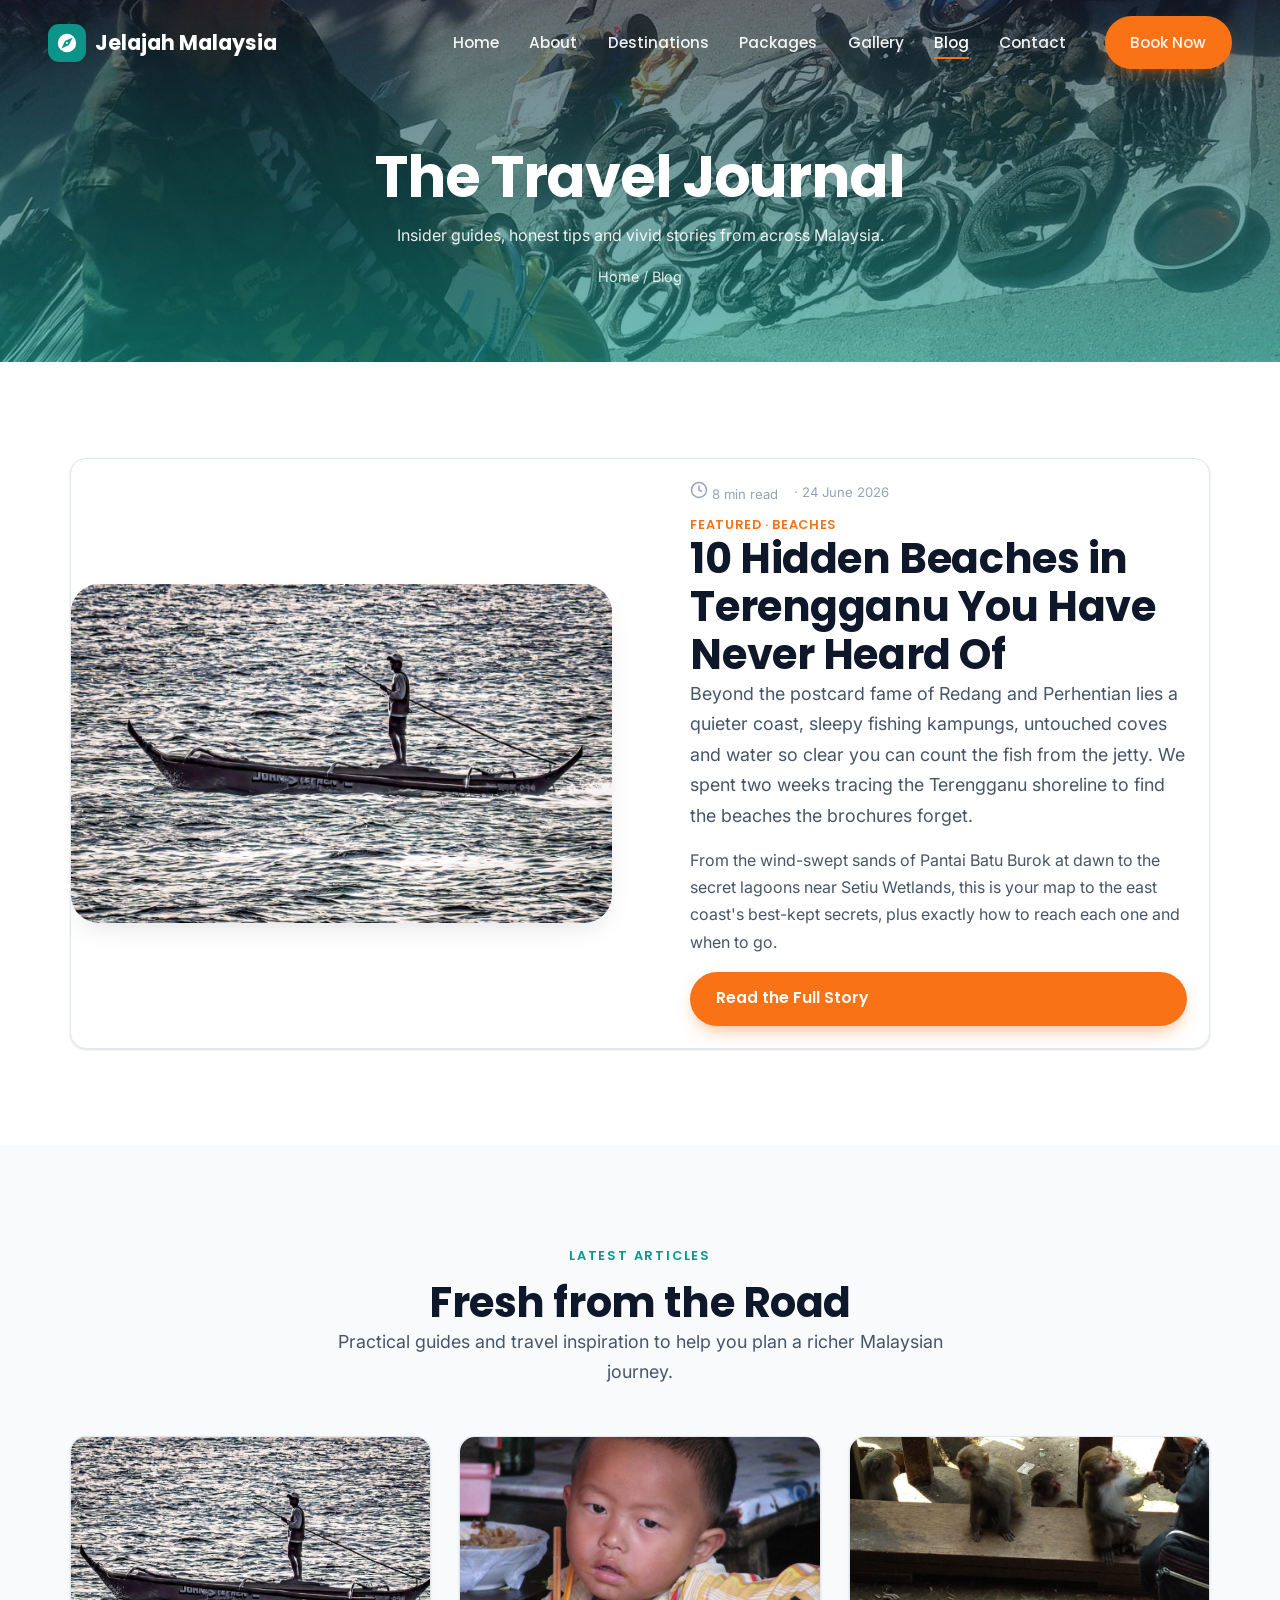
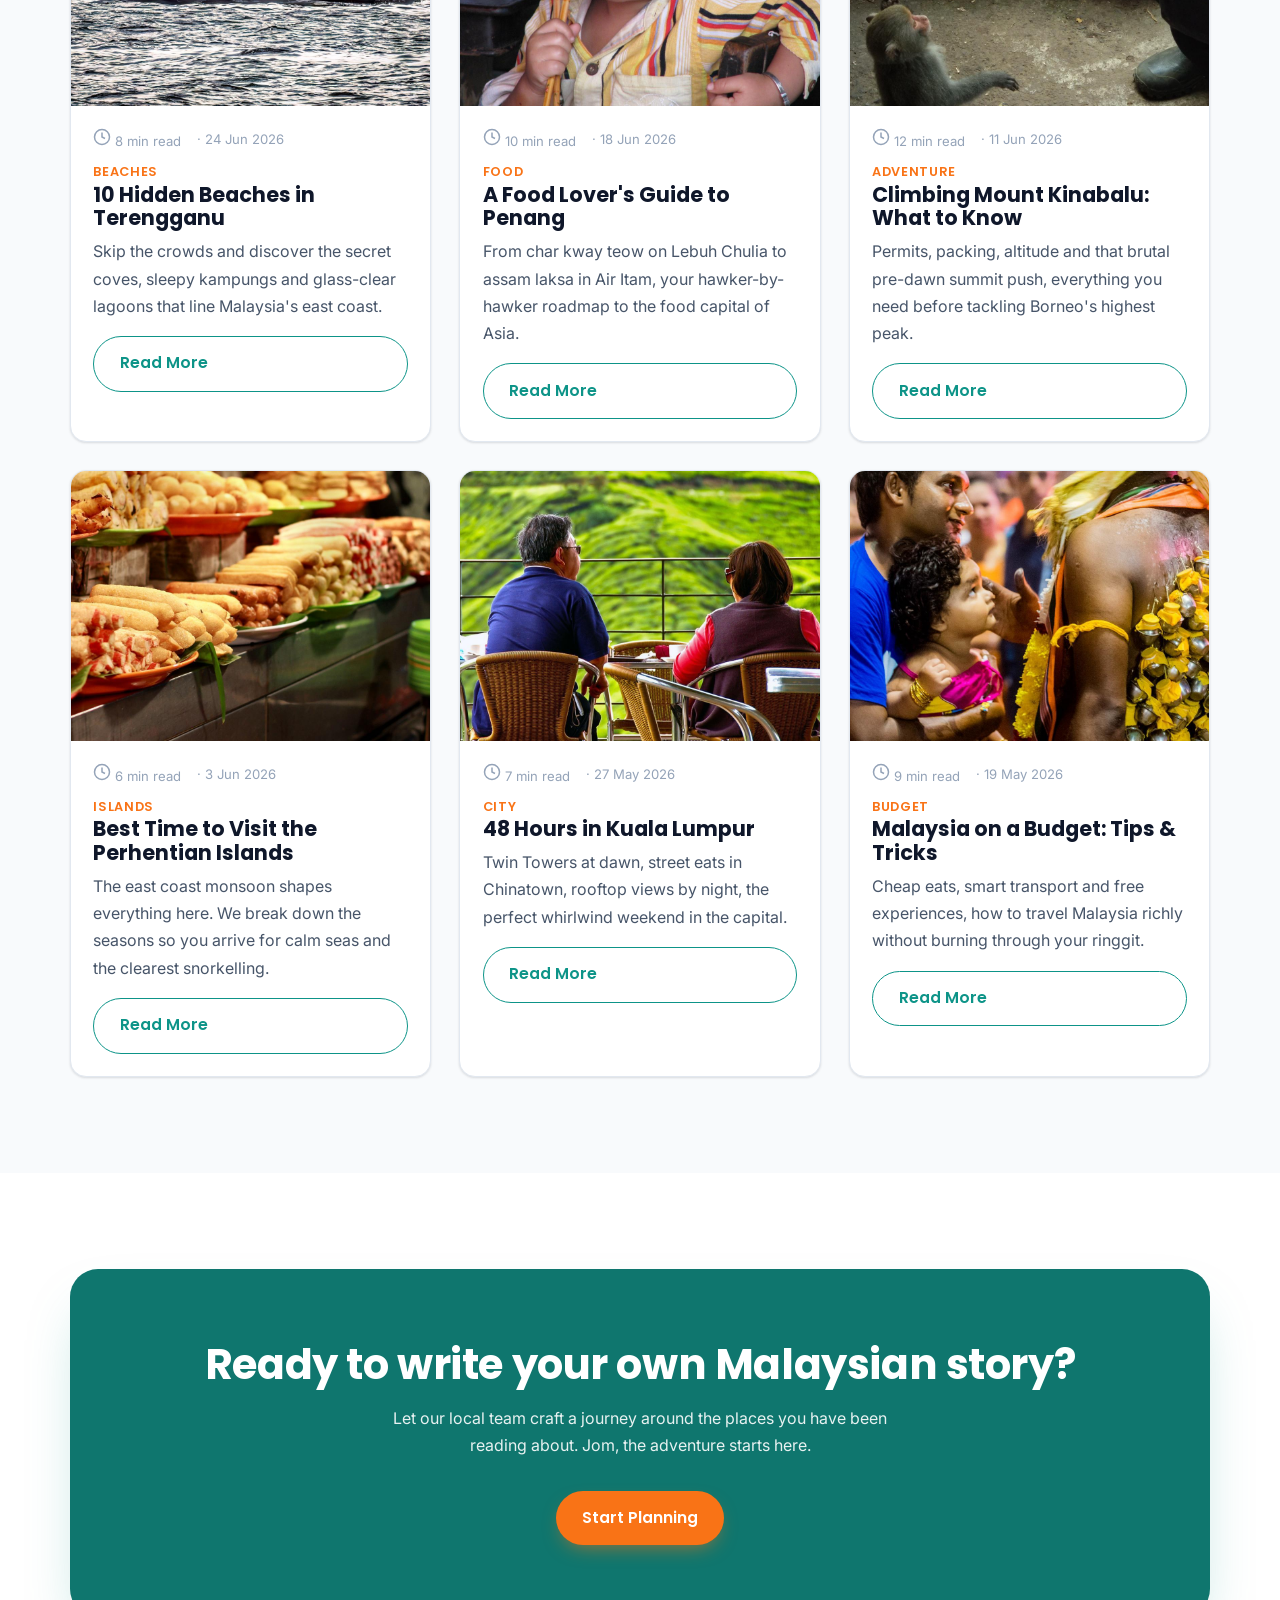
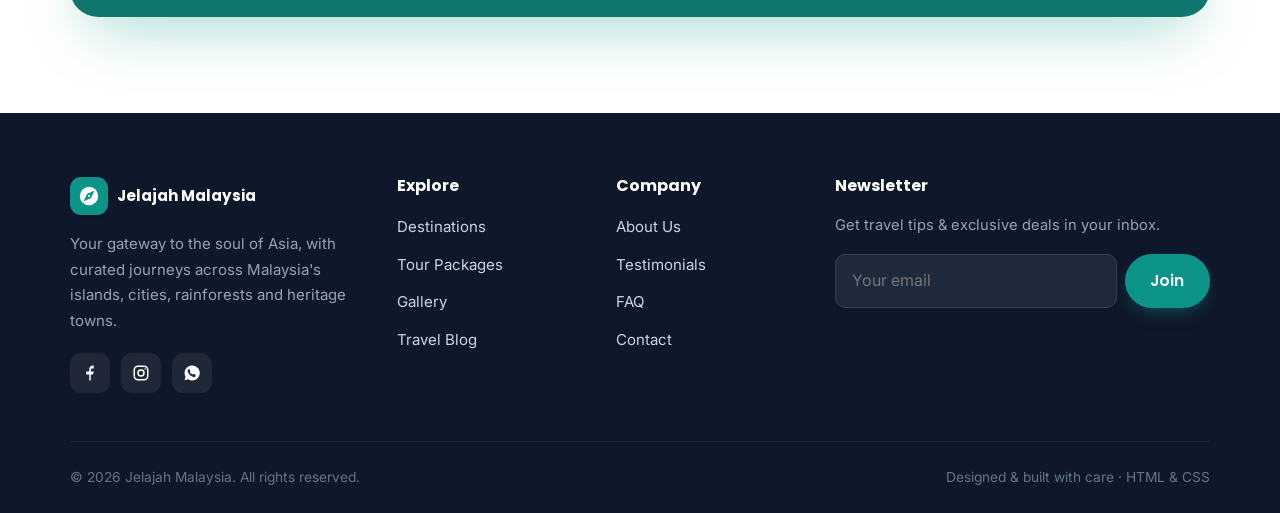
<file: blog.html>
<!DOCTYPE html>
<html lang="en">
<head>
  <meta charset="UTF-8">
  <meta name="viewport" content="width=device-width, initial-scale=1.0">
  <meta name="description" content="Stories, guides and insider tips for exploring Malaysia, from hidden Terengganu beaches to Penang street food and Mount Kinabalu adventures.">
  <title>Travel Blog · Jelajah Malaysia</title>
  <link rel="preconnect" href="https://fonts.googleapis.com">
  <link rel="preconnect" href="https://fonts.gstatic.com" crossorigin>
  <link href="https://fonts.googleapis.com/css2?family=Poppins:wght@500;600;700&family=Inter:wght@400;500;600&display=swap" rel="stylesheet">
  <link rel="icon" type="image/svg+xml" href="favicon.svg">
  <link rel="stylesheet" href="css/styles.css">
</head>
<body>
<nav class="nav">
  <a href="index.html" class="nav__brand"><span class="logo-mark"><img src="images/logo.svg" alt=""></span> Jelajah Malaysia</a>
  <ul class="nav__links">
    <li><a href="index.html">Home</a></li>
    <li><a href="about.html">About</a></li>
    <li><a href="destinations.html">Destinations</a></li>
    <li><a href="packages.html">Packages</a></li>
    <li><a href="gallery.html">Gallery</a></li>
    <li><a href="blog.html" class="active">Blog</a></li>
    <li><a href="contact.html">Contact</a></li>
    <li class="nav__cta"><a href="contact.html" class="btn btn-primary">Book Now</a></li>
  </ul>
  <button class="nav__toggle" aria-label="Toggle menu" aria-expanded="false"><span></span><span></span><span></span></button>
</nav>

<header class="page-hero" style="background-image:url('images/hero-blog.jpg')">
  <div class="container page-hero__inner">
    <h1>The Travel Journal</h1>
    <p>Insider guides, honest tips and vivid stories from across Malaysia.</p>
    <div class="breadcrumb"><a href="index.html">Home</a> / Blog</div>
  </div>
</header>

<section class="section">
  <div class="container">
    <article class="card reveal split">
      <img src="images/blog-1.jpg" alt="Turquoise water lapping a quiet white-sand cove on the Terengganu coast">
      <div class="card__body">
        <div class="post-meta">
          <span><svg width="18" height="18" viewBox="0 0 24 24" fill="none" stroke="currentColor" stroke-width="2"><circle cx="12" cy="12" r="10"/><path d="M12 6v6l4 2"/></svg> 8 min read</span>
          <span>· 24 June 2026</span>
        </div>
        <span class="tag-pill">Featured · Beaches</span>
        <h2>10 Hidden Beaches in Terengganu You Have Never Heard Of</h2>
        <p class="lead">Beyond the postcard fame of Redang and Perhentian lies a quieter coast, sleepy fishing kampungs, untouched coves and water so clear you can count the fish from the jetty. We spent two weeks tracing the Terengganu shoreline to find the beaches the brochures forget.</p>
        <p>From the wind-swept sands of Pantai Batu Burok at dawn to the secret lagoons near Setiu Wetlands, this is your map to the east coast's best-kept secrets, plus exactly how to reach each one and when to go.</p>
        <a href="#" class="btn btn-primary">Read the Full Story</a>
      </div>
    </article>
  </div>
</section>

<section class="section section--alt">
  <div class="container">
    <div class="section-head center reveal">
      <span class="eyebrow">Latest Articles</span>
      <h2>Fresh from the Road</h2>
      <p class="lead">Practical guides and travel inspiration to help you plan a richer Malaysian journey.</p>
    </div>
    <div class="grid grid-3">

      <article class="card reveal">
        <div class="card__media"><img src="images/blog-1.jpg" alt="Sunlit hidden cove with palm trees on the Terengganu coast"></div>
        <div class="card__body">
          <div class="post-meta">
            <span><svg width="18" height="18" viewBox="0 0 24 24" fill="none" stroke="currentColor" stroke-width="2"><circle cx="12" cy="12" r="10"/><path d="M12 6v6l4 2"/></svg> 8 min read</span>
            <span>· 24 Jun 2026</span>
          </div>
          <span class="tag-pill">Beaches</span>
          <h3>10 Hidden Beaches in Terengganu</h3>
          <p>Skip the crowds and discover the secret coves, sleepy kampungs and glass-clear lagoons that line Malaysia's east coast.</p>
          <a href="#" class="btn btn-outline">Read More</a>
        </div>
      </article>

      <article class="card reveal">
        <div class="card__media"><img src="images/blog-2.jpg" alt="Steaming bowl of Penang street food at a bustling hawker stall"></div>
        <div class="card__body">
          <div class="post-meta">
            <span><svg width="18" height="18" viewBox="0 0 24 24" fill="none" stroke="currentColor" stroke-width="2"><circle cx="12" cy="12" r="10"/><path d="M12 6v6l4 2"/></svg> 10 min read</span>
            <span>· 18 Jun 2026</span>
          </div>
          <span class="tag-pill">Food</span>
          <h3>A Food Lover's Guide to Penang</h3>
          <p>From char kway teow on Lebuh Chulia to assam laksa in Air Itam, your hawker-by-hawker roadmap to the food capital of Asia.</p>
          <a href="#" class="btn btn-outline">Read More</a>
        </div>
      </article>

      <article class="card reveal">
        <div class="card__media"><img src="images/blog-3.jpg" alt="Granite peaks of Mount Kinabalu rising above the clouds at sunrise"></div>
        <div class="card__body">
          <div class="post-meta">
            <span><svg width="18" height="18" viewBox="0 0 24 24" fill="none" stroke="currentColor" stroke-width="2"><circle cx="12" cy="12" r="10"/><path d="M12 6v6l4 2"/></svg> 12 min read</span>
            <span>· 11 Jun 2026</span>
          </div>
          <span class="tag-pill">Adventure</span>
          <h3>Climbing Mount Kinabalu: What to Know</h3>
          <p>Permits, packing, altitude and that brutal pre-dawn summit push, everything you need before tackling Borneo's highest peak.</p>
          <a href="#" class="btn btn-outline">Read More</a>
        </div>
      </article>

      <article class="card reveal">
        <div class="card__media"><img src="images/gal-1.jpg" alt="Crystal-clear turquoise water around the Perhentian Islands"></div>
        <div class="card__body">
          <div class="post-meta">
            <span><svg width="18" height="18" viewBox="0 0 24 24" fill="none" stroke="currentColor" stroke-width="2"><circle cx="12" cy="12" r="10"/><path d="M12 6v6l4 2"/></svg> 6 min read</span>
            <span>· 3 Jun 2026</span>
          </div>
          <span class="tag-pill">Islands</span>
          <h3>Best Time to Visit the Perhentian Islands</h3>
          <p>The east coast monsoon shapes everything here. We break down the seasons so you arrive for calm seas and the clearest snorkelling.</p>
          <a href="#" class="btn btn-outline">Read More</a>
        </div>
      </article>

      <article class="card reveal">
        <div class="card__media"><img src="images/gal-8.jpg" alt="Kuala Lumpur skyline with the Petronas Twin Towers glowing at dusk"></div>
        <div class="card__body">
          <div class="post-meta">
            <span><svg width="18" height="18" viewBox="0 0 24 24" fill="none" stroke="currentColor" stroke-width="2"><circle cx="12" cy="12" r="10"/><path d="M12 6v6l4 2"/></svg> 7 min read</span>
            <span>· 27 May 2026</span>
          </div>
          <span class="tag-pill">City</span>
          <h3>48 Hours in Kuala Lumpur</h3>
          <p>Twin Towers at dawn, street eats in Chinatown, rooftop views by night, the perfect whirlwind weekend in the capital.</p>
          <a href="#" class="btn btn-outline">Read More</a>
        </div>
      </article>

      <article class="card reveal">
        <div class="card__media"><img src="images/culture-1.jpg" alt="Colourful traditional Malaysian cultural performance and heritage details"></div>
        <div class="card__body">
          <div class="post-meta">
            <span><svg width="18" height="18" viewBox="0 0 24 24" fill="none" stroke="currentColor" stroke-width="2"><circle cx="12" cy="12" r="10"/><path d="M12 6v6l4 2"/></svg> 9 min read</span>
            <span>· 19 May 2026</span>
          </div>
          <span class="tag-pill">Budget</span>
          <h3>Malaysia on a Budget: Tips &amp; Tricks</h3>
          <p>Cheap eats, smart transport and free experiences, how to travel Malaysia richly without burning through your ringgit.</p>
          <a href="#" class="btn btn-outline">Read More</a>
        </div>
      </article>

    </div>
  </div>
</section>

<section class="section">
  <div class="container">
    <div class="cta-band reveal">
      <h2>Ready to write your own Malaysian story?</h2>
      <p>Let our local team craft a journey around the places you have been reading about. Jom, the adventure starts here.</p>
      <a href="contact.html" class="btn btn-primary">Start Planning</a>
    </div>
  </div>
</section>

<footer class="footer">
  <div class="container">
    <div class="footer__grid">
      <div class="footer__brand">
        <a href="index.html" class="nav__brand"><span class="logo-mark"><img src="images/logo.svg" alt=""></span> Jelajah Malaysia</a>
        <p>Your gateway to the soul of Asia, with curated journeys across Malaysia's islands, cities, rainforests and heritage towns.</p>
        <div class="socials">
          <a href="#" aria-label="Facebook"><svg width="18" height="18" viewBox="0 0 24 24" fill="currentColor"><path d="M13 22v-8h3l1-4h-4V8c0-1.1.5-2 2-2h2V2.1C18.7 2 17.3 2 16 2c-3 0-5 1.8-5 5.2V10H7v4h4v8h2z"/></svg></a>
          <a href="#" aria-label="Instagram"><svg width="18" height="18" viewBox="0 0 24 24" fill="none" stroke="currentColor" stroke-width="2"><rect x="3" y="3" width="18" height="18" rx="5"/><circle cx="12" cy="12" r="4"/><circle cx="17.5" cy="6.5" r="1" fill="currentColor" stroke="none"/></svg></a>
          <a href="#" aria-label="WhatsApp"><svg width="18" height="18" viewBox="0 0 24 24" fill="currentColor"><path d="M12 2a10 10 0 0 0-8.6 15l-1.3 4.7 4.8-1.3A10 10 0 1 0 12 2zm5.3 14.1c-.2.6-1.3 1.2-1.8 1.2-.5.1-1 .1-1.7-.1-.4-.1-1-.3-1.6-.6-2.9-1.3-4.7-4.2-4.9-4.4-.1-.2-1.1-1.5-1.1-2.8s.7-2 .9-2.2c.2-.3.5-.3.7-.3h.5c.2 0 .4 0 .6.5l.8 1.9c.1.2.1.4 0 .5l-.4.6c-.1.2-.3.3-.1.6.1.3.7 1.1 1.4 1.8.9.8 1.7 1 2 1.2.2.1.4.1.5-.1l.6-.7c.2-.3.4-.2.6-.1l1.8.9c.3.1.4.2.5.3.1.2.1.6-.1 1.2z"/></svg></a>
        </div>
      </div>
      <div>
        <h4>Explore</h4>
        <ul class="footer__links">
          <li><a href="destinations.html">Destinations</a></li>
          <li><a href="packages.html">Tour Packages</a></li>
          <li><a href="gallery.html">Gallery</a></li>
          <li><a href="blog.html">Travel Blog</a></li>
        </ul>
      </div>
      <div>
        <h4>Company</h4>
        <ul class="footer__links">
          <li><a href="about.html">About Us</a></li>
          <li><a href="testimonials.html">Testimonials</a></li>
          <li><a href="faq.html">FAQ</a></li>
          <li><a href="contact.html">Contact</a></li>
        </ul>
      </div>
      <div>
        <h4>Newsletter</h4>
        <p style="font-size:.92rem;color:#94a3b8;">Get travel tips & exclusive deals in your inbox.</p>
        <form class="news-form" onsubmit="event.preventDefault(); this.reset();">
          <input type="email" placeholder="Your email" aria-label="Email" required>
          <button class="btn btn-ocean" type="submit">Join</button>
        </form>
      </div>
    </div>
    <div class="footer__bottom">
      <span>© <span data-year>2026</span> Jelajah Malaysia. All rights reserved.</span>
      <span>Designed &amp; built with care · HTML &amp; CSS</span>
    </div>
  </div>
</footer>
<script src="js/main.js"></script>
</body>
</html>
</file>
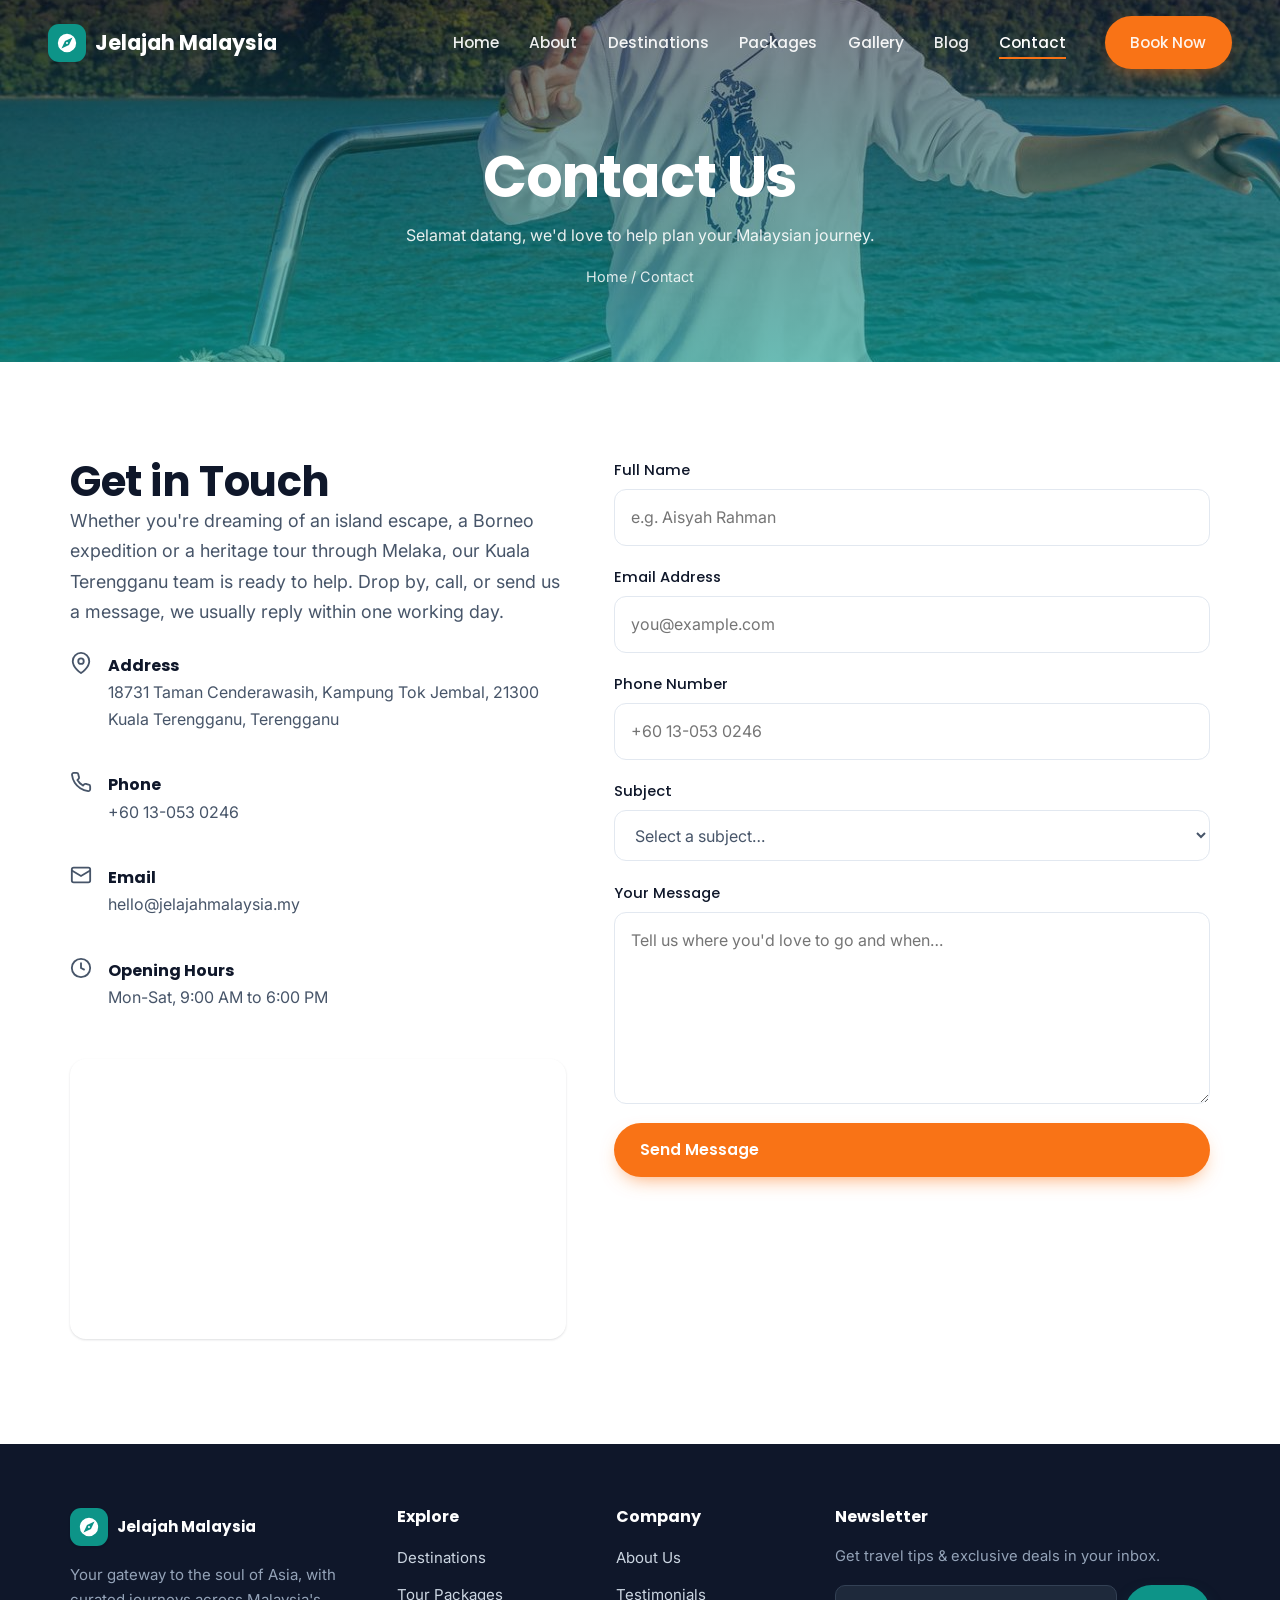
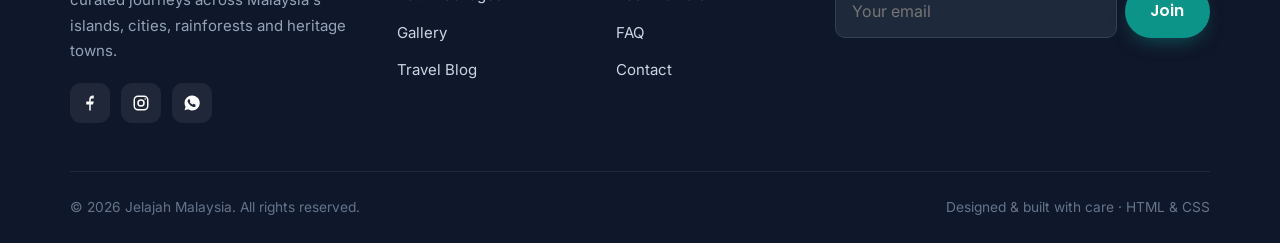
<file: contact.html>
<!DOCTYPE html>
<html lang="en">
<head>
  <meta charset="UTF-8">
  <meta name="viewport" content="width=device-width, initial-scale=1.0">
  <meta name="description" content="Get in touch with Jelajah Malaysia in Kuala Terengganu, call, email or send us a message to plan your custom Malaysian adventure.">
  <title>Contact Us · Jelajah Malaysia</title>
  <link rel="preconnect" href="https://fonts.googleapis.com">
  <link rel="preconnect" href="https://fonts.gstatic.com" crossorigin>
  <link href="https://fonts.googleapis.com/css2?family=Poppins:wght@500;600;700&family=Inter:wght@400;500;600&display=swap" rel="stylesheet">
  <link rel="icon" type="image/svg+xml" href="favicon.svg">
  <link rel="stylesheet" href="css/styles.css">
</head>
<body>
<nav class="nav">
  <a href="index.html" class="nav__brand"><span class="logo-mark"><img src="images/logo.svg" alt=""></span> Jelajah Malaysia</a>
  <ul class="nav__links">
    <li><a href="index.html">Home</a></li>
    <li><a href="about.html">About</a></li>
    <li><a href="destinations.html">Destinations</a></li>
    <li><a href="packages.html">Packages</a></li>
    <li><a href="gallery.html">Gallery</a></li>
    <li><a href="blog.html">Blog</a></li>
    <li><a href="contact.html" class="active">Contact</a></li>
    <li class="nav__cta"><a href="contact.html" class="btn btn-primary">Book Now</a></li>
  </ul>
  <button class="nav__toggle" aria-label="Toggle menu" aria-expanded="false"><span></span><span></span><span></span></button>
</nav>

<header class="page-hero" style="background-image:url('images/hero-contact.jpg')">
  <div class="container page-hero__inner">
    <h1>Contact Us</h1>
    <p>Selamat datang, we'd love to help plan your Malaysian journey.</p>
    <div class="breadcrumb"><a href="index.html">Home</a> / Contact</div>
  </div>
</header>

<section class="section">
  <div class="container">
    <div class="contact-grid">

      <div class="reveal">
        <h2>Get in Touch</h2>
        <p class="lead">Whether you're dreaming of an island escape, a Borneo expedition or a heritage tour through Melaka, our Kuala Terengganu team is ready to help. Drop by, call, or send us a message, we usually reply within one working day.</p>

        <ul class="info-list">
          <li class="info-item">
            <span class="info-item__icon"><svg width="22" height="22" viewBox="0 0 24 24" fill="none" stroke="currentColor" stroke-width="2"><path d="M21 10c0 7-9 13-9 13s-9-6-9-13a9 9 0 0 1 18 0z"/><circle cx="12" cy="10" r="3"/></svg></span>
            <div>
              <strong>Address</strong>
              <p>18731 Taman Cenderawasih, Kampung Tok Jembal, 21300 Kuala Terengganu, Terengganu</p>
            </div>
          </li>
          <li class="info-item">
            <span class="info-item__icon"><svg width="22" height="22" viewBox="0 0 24 24" fill="none" stroke="currentColor" stroke-width="2"><path d="M22 16.9v3a2 2 0 0 1-2.2 2 19.8 19.8 0 0 1-8.6-3 19.5 19.5 0 0 1-6-6 19.8 19.8 0 0 1-3-8.6A2 2 0 0 1 4.1 2h3a2 2 0 0 1 2 1.7c.1 1 .4 1.9.7 2.8a2 2 0 0 1-.5 2.1L8.1 9.9a16 16 0 0 0 6 6l1.3-1.3a2 2 0 0 1 2.1-.5c.9.3 1.8.6 2.8.7a2 2 0 0 1 1.7 2z"/></svg></span>
            <div>
              <strong>Phone</strong>
              <p>+60 13-053 0246</p>
            </div>
          </li>
          <li class="info-item">
            <span class="info-item__icon"><svg width="22" height="22" viewBox="0 0 24 24" fill="none" stroke="currentColor" stroke-width="2"><rect x="2" y="4" width="20" height="16" rx="2"/><path d="M22 7l-10 6L2 7"/></svg></span>
            <div>
              <strong>Email</strong>
              <p>hello@jelajahmalaysia.my</p>
            </div>
          </li>
          <li class="info-item">
            <span class="info-item__icon"><svg width="22" height="22" viewBox="0 0 24 24" fill="none" stroke="currentColor" stroke-width="2"><circle cx="12" cy="12" r="10"/><path d="M12 6v6l4 2"/></svg></span>
            <div>
              <strong>Opening Hours</strong>
              <p>Mon-Sat, 9:00 AM to 6:00 PM</p>
            </div>
          </li>
        </ul>

        <iframe class="map-embed" src="https://www.google.com/maps?q=Kuala+Terengganu,Terengganu,Malaysia&output=embed" loading="lazy" title="Our location"></iframe>
      </div>

      <div class="reveal">
        <form id="contact-form" class="form" novalidate>
          <div class="form-note"></div>

          <div class="field">
            <label for="name">Full Name</label>
            <input type="text" id="name" name="name" placeholder="e.g. Aisyah Rahman" required>
            <span class="error"></span>
          </div>

          <div class="field">
            <label for="email">Email Address</label>
            <input type="email" id="email" name="email" placeholder="you@example.com" required>
            <span class="error"></span>
          </div>

          <div class="field">
            <label for="phone">Phone Number</label>
            <input type="tel" id="phone" name="phone" placeholder="+60 13-053 0246">
            <span class="error"></span>
          </div>

          <div class="field">
            <label for="subject">Subject</label>
            <select id="subject" name="subject" required>
              <option value="">Select a subject…</option>
              <option value="general">General Enquiry</option>
              <option value="booking">Booking</option>
              <option value="custom">Custom Package</option>
              <option value="feedback">Feedback</option>
            </select>
            <span class="error"></span>
          </div>

          <div class="field">
            <label for="message">Your Message</label>
            <textarea id="message" name="message" rows="6" placeholder="Tell us where you'd love to go and when…" required></textarea>
            <span class="error"></span>
          </div>

          <button type="submit" class="btn btn-primary">Send Message</button>
        </form>
      </div>

    </div>
  </div>
</section>

<footer class="footer">
  <div class="container">
    <div class="footer__grid">
      <div class="footer__brand">
        <a href="index.html" class="nav__brand"><span class="logo-mark"><img src="images/logo.svg" alt=""></span> Jelajah Malaysia</a>
        <p>Your gateway to the soul of Asia, with curated journeys across Malaysia's islands, cities, rainforests and heritage towns.</p>
        <div class="socials">
          <a href="#" aria-label="Facebook"><svg width="18" height="18" viewBox="0 0 24 24" fill="currentColor"><path d="M13 22v-8h3l1-4h-4V8c0-1.1.5-2 2-2h2V2.1C18.7 2 17.3 2 16 2c-3 0-5 1.8-5 5.2V10H7v4h4v8h2z"/></svg></a>
          <a href="#" aria-label="Instagram"><svg width="18" height="18" viewBox="0 0 24 24" fill="none" stroke="currentColor" stroke-width="2"><rect x="3" y="3" width="18" height="18" rx="5"/><circle cx="12" cy="12" r="4"/><circle cx="17.5" cy="6.5" r="1" fill="currentColor" stroke="none"/></svg></a>
          <a href="#" aria-label="WhatsApp"><svg width="18" height="18" viewBox="0 0 24 24" fill="currentColor"><path d="M12 2a10 10 0 0 0-8.6 15l-1.3 4.7 4.8-1.3A10 10 0 1 0 12 2zm5.3 14.1c-.2.6-1.3 1.2-1.8 1.2-.5.1-1 .1-1.7-.1-.4-.1-1-.3-1.6-.6-2.9-1.3-4.7-4.2-4.9-4.4-.1-.2-1.1-1.5-1.1-2.8s.7-2 .9-2.2c.2-.3.5-.3.7-.3h.5c.2 0 .4 0 .6.5l.8 1.9c.1.2.1.4 0 .5l-.4.6c-.1.2-.3.3-.1.6.1.3.7 1.1 1.4 1.8.9.8 1.7 1 2 1.2.2.1.4.1.5-.1l.6-.7c.2-.3.4-.2.6-.1l1.8.9c.3.1.4.2.5.3.1.2.1.6-.1 1.2z"/></svg></a>
        </div>
      </div>
      <div>
        <h4>Explore</h4>
        <ul class="footer__links">
          <li><a href="destinations.html">Destinations</a></li>
          <li><a href="packages.html">Tour Packages</a></li>
          <li><a href="gallery.html">Gallery</a></li>
          <li><a href="blog.html">Travel Blog</a></li>
        </ul>
      </div>
      <div>
        <h4>Company</h4>
        <ul class="footer__links">
          <li><a href="about.html">About Us</a></li>
          <li><a href="testimonials.html">Testimonials</a></li>
          <li><a href="faq.html">FAQ</a></li>
          <li><a href="contact.html">Contact</a></li>
        </ul>
      </div>
      <div>
        <h4>Newsletter</h4>
        <p style="font-size:.92rem;color:#94a3b8;">Get travel tips & exclusive deals in your inbox.</p>
        <form class="news-form" onsubmit="event.preventDefault(); this.reset();">
          <input type="email" placeholder="Your email" aria-label="Email" required>
          <button class="btn btn-ocean" type="submit">Join</button>
        </form>
      </div>
    </div>
    <div class="footer__bottom">
      <span>© <span data-year>2026</span> Jelajah Malaysia. All rights reserved.</span>
      <span>Designed &amp; built with care · HTML &amp; CSS</span>
    </div>
  </div>
</footer>
<script src="js/main.js"></script>
</body>
</html>
</file>
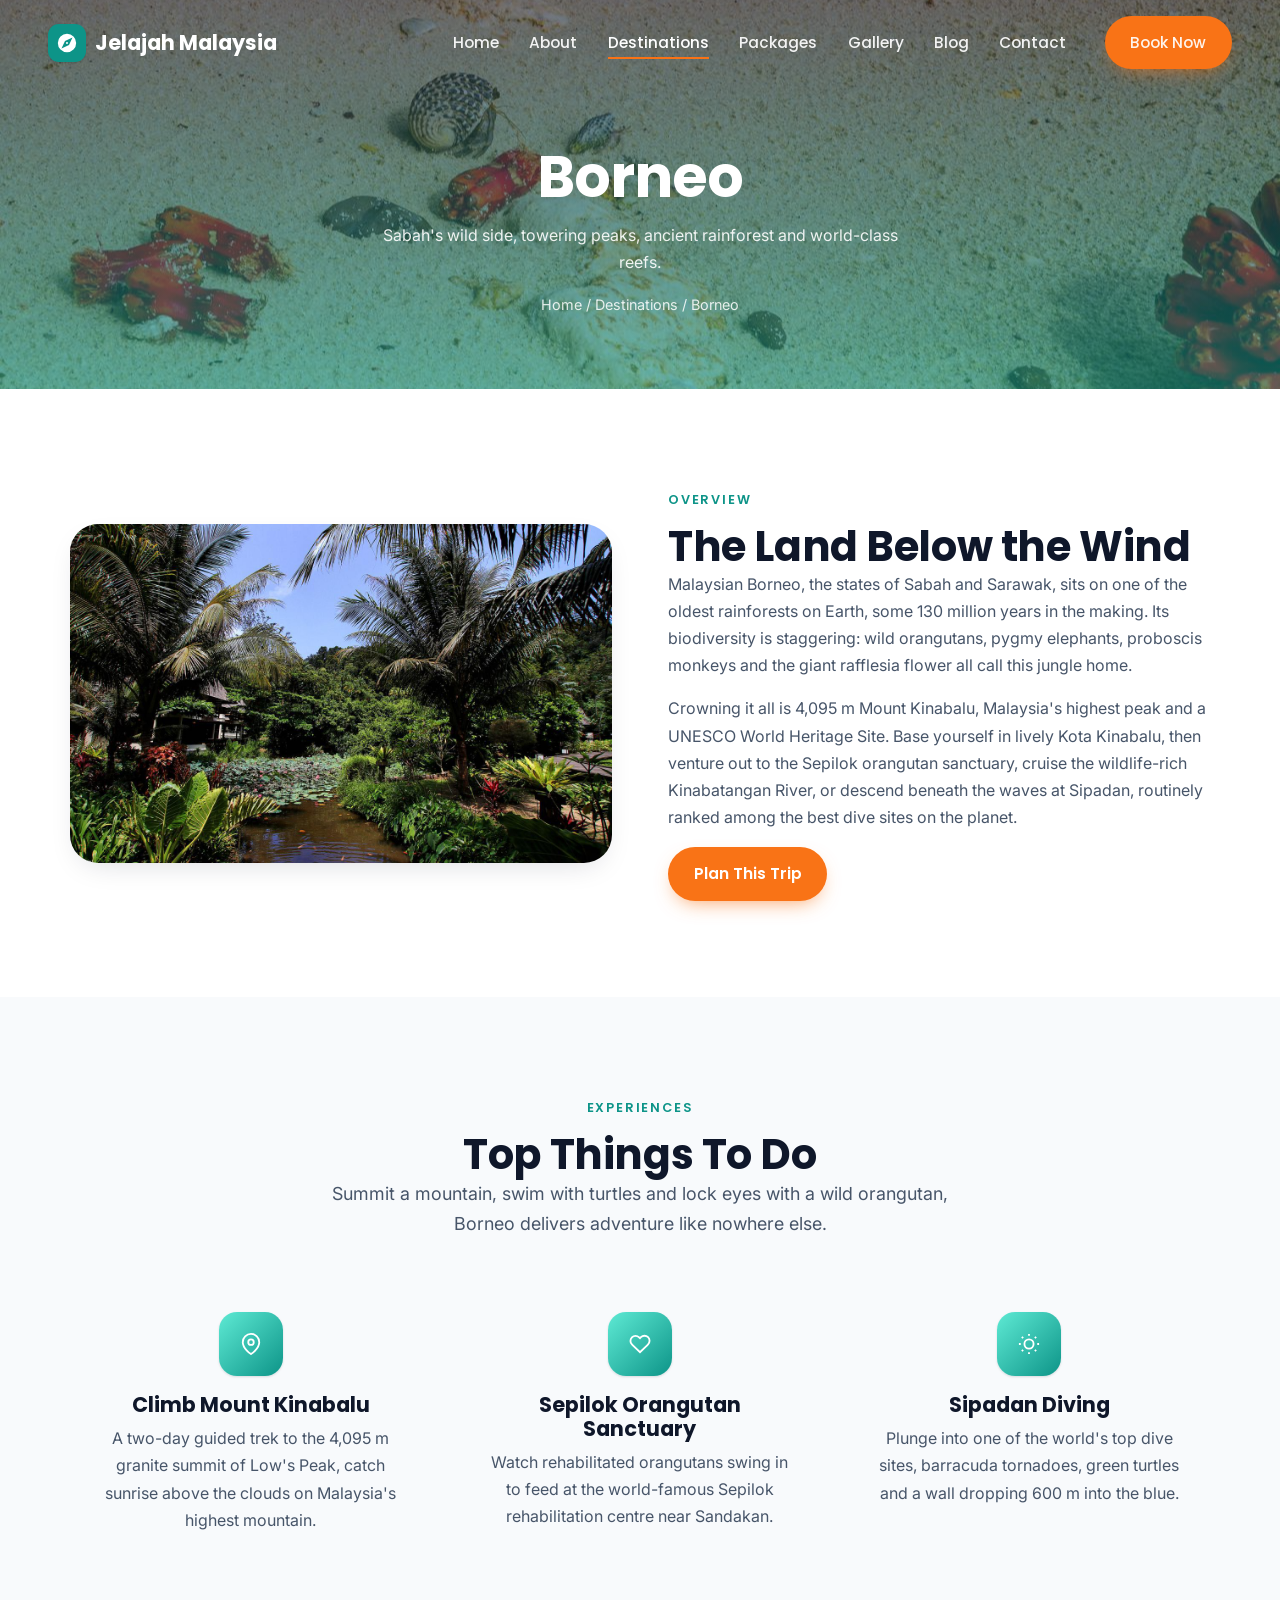
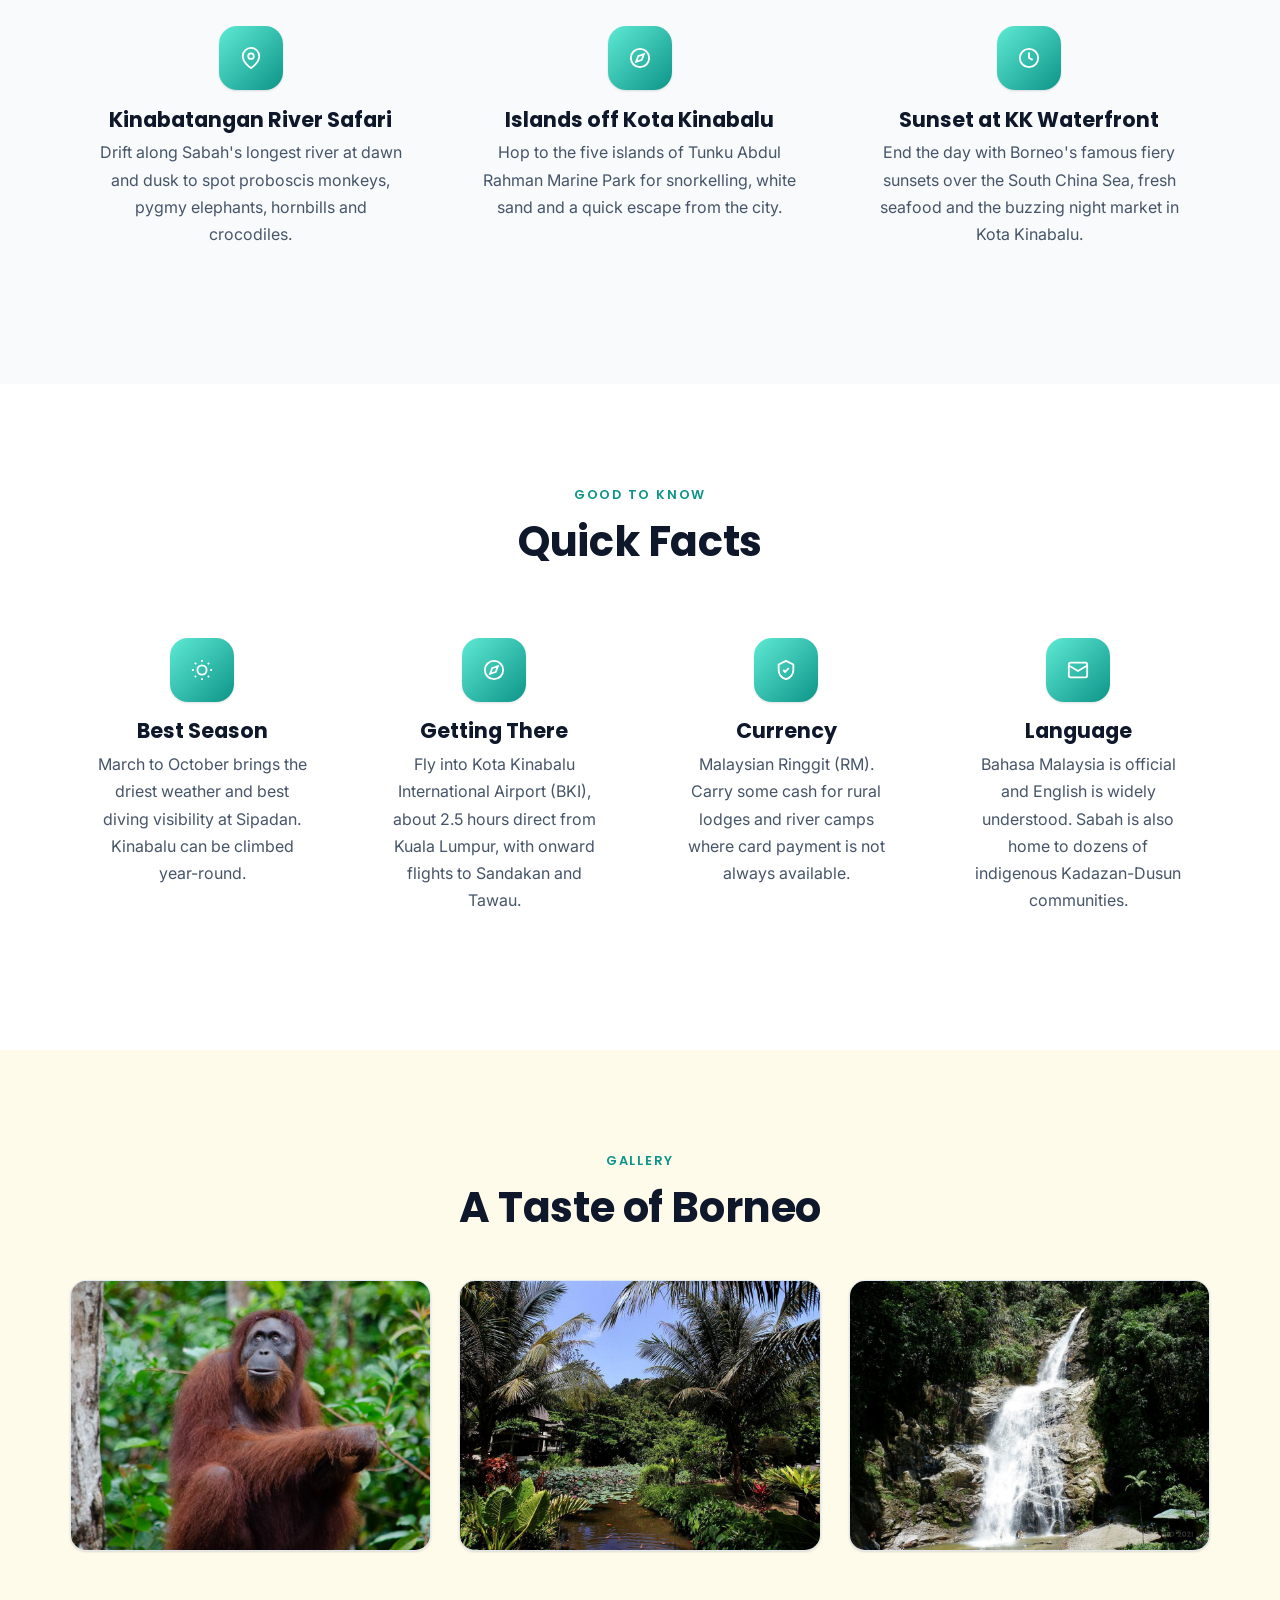
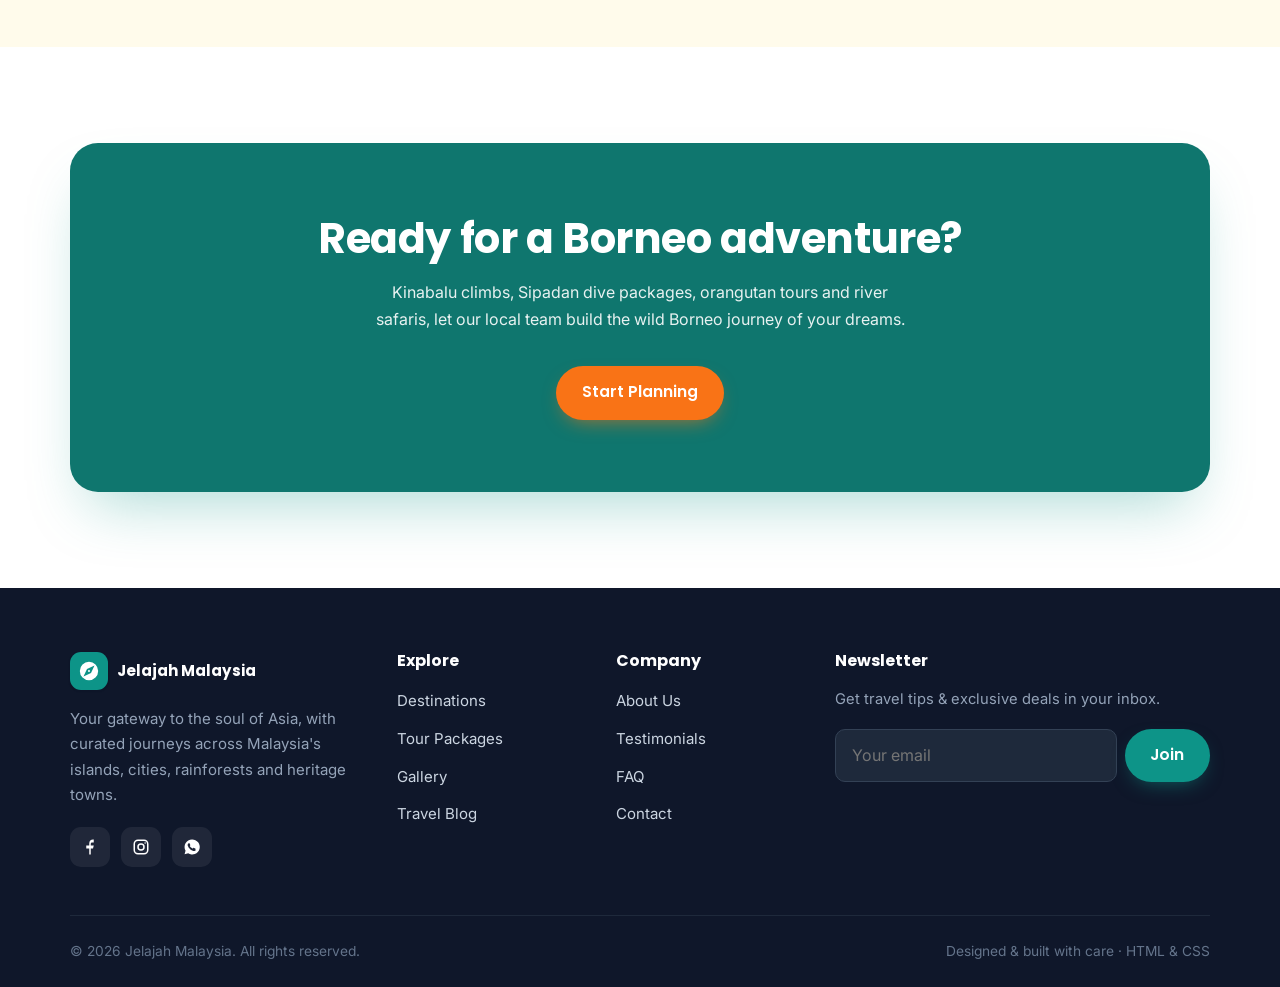
<file: destination-borneo.html>
<!DOCTYPE html>
<html lang="en">
<head>
  <meta charset="UTF-8">
  <meta name="viewport" content="width=device-width, initial-scale=1.0">
  <meta name="description" content="Discover Borneo & Sabah, climb Mount Kinabalu, meet wild orangutans at Sepilok, dive Sipadan and cruise the Kinabatangan River. Plan your adventure with Jelajah Malaysia.">
  <title>Borneo · Jelajah Malaysia</title>
  <link rel="preconnect" href="https://fonts.googleapis.com">
  <link rel="preconnect" href="https://fonts.gstatic.com" crossorigin>
  <link href="https://fonts.googleapis.com/css2?family=Poppins:wght@500;600;700&family=Inter:wght@400;500;600&display=swap" rel="stylesheet">
  <link rel="icon" type="image/svg+xml" href="favicon.svg">
  <link rel="stylesheet" href="css/styles.css">
</head>
<body>
<nav class="nav">
  <a href="index.html" class="nav__brand"><span class="logo-mark"><img src="images/logo.svg" alt=""></span> Jelajah Malaysia</a>
  <ul class="nav__links">
    <li><a href="index.html">Home</a></li>
    <li><a href="about.html">About</a></li>
    <li><a href="destinations.html" class="active">Destinations</a></li>
    <li><a href="packages.html">Packages</a></li>
    <li><a href="gallery.html">Gallery</a></li>
    <li><a href="blog.html">Blog</a></li>
    <li><a href="contact.html">Contact</a></li>
    <li class="nav__cta"><a href="contact.html" class="btn btn-primary">Book Now</a></li>
  </ul>
  <button class="nav__toggle" aria-label="Toggle menu" aria-expanded="false"><span></span><span></span><span></span></button>
</nav>

<header class="page-hero" style="background-image:url('images/dest-borneo.jpg')">
  <div class="container page-hero__inner">
    <h1>Borneo</h1>
    <p>Sabah's wild side, towering peaks, ancient rainforest and world-class reefs.</p>
    <div class="breadcrumb"><a href="index.html">Home</a> / <a href="destinations.html">Destinations</a> / Borneo</div>
  </div>
</header>

<section class="section">
  <div class="container">
    <div class="split reveal">
      <img src="images/dest-sabah.jpg" alt="Mount Kinabalu towering over Sabah's green foothills at dawn">
      <div>
        <span class="eyebrow">Overview</span>
        <h2>The Land Below the Wind</h2>
        <p>Malaysian Borneo, the states of Sabah and Sarawak, sits on one of the oldest rainforests on Earth, some 130 million years in the making. Its biodiversity is staggering: wild orangutans, pygmy elephants, proboscis monkeys and the giant rafflesia flower all call this jungle home.</p>
        <p>Crowning it all is 4,095 m Mount Kinabalu, Malaysia's highest peak and a UNESCO World Heritage Site. Base yourself in lively Kota Kinabalu, then venture out to the Sepilok orangutan sanctuary, cruise the wildlife-rich Kinabatangan River, or descend beneath the waves at Sipadan, routinely ranked among the best dive sites on the planet.</p>
        <a href="contact.html" class="btn btn-primary">Plan This Trip</a>
      </div>
    </div>
  </div>
</section>

<section class="section section--alt">
  <div class="container">
    <div class="section-head center reveal">
      <span class="eyebrow">Experiences</span>
      <h2>Top Things To Do</h2>
      <p class="lead">Summit a mountain, swim with turtles and lock eyes with a wild orangutan, Borneo delivers adventure like nowhere else.</p>
    </div>
    <div class="grid grid-3">
      <div class="feature reveal">
        <div class="feature__icon"><svg width="22" height="22" viewBox="0 0 24 24" fill="none" stroke="currentColor" stroke-width="2"><path d="M21 10c0 7-9 13-9 13s-9-6-9-13a9 9 0 0 1 18 0z"/><circle cx="12" cy="10" r="3"/></svg></div>
        <h3>Climb Mount Kinabalu</h3>
        <p>A two-day guided trek to the 4,095 m granite summit of Low's Peak, catch sunrise above the clouds on Malaysia's highest mountain.</p>
      </div>
      <div class="feature reveal">
        <div class="feature__icon"><svg width="22" height="22" viewBox="0 0 24 24" fill="none" stroke="currentColor" stroke-width="2"><path d="M20.8 4.6a5.5 5.5 0 0 0-7.8 0L12 5.7l-1-1a5.5 5.5 0 0 0-7.8 7.8l1 1L12 21l7.8-7.6 1-1a5.5 5.5 0 0 0 0-7.8z"/></svg></div>
        <h3>Sepilok Orangutan Sanctuary</h3>
        <p>Watch rehabilitated orangutans swing in to feed at the world-famous Sepilok rehabilitation centre near Sandakan.</p>
      </div>
      <div class="feature reveal">
        <div class="feature__icon"><svg width="22" height="22" viewBox="0 0 24 24" fill="none" stroke="currentColor" stroke-width="2"><circle cx="12" cy="12" r="5"/><path d="M12 1v2M12 21v2M4.2 4.2l1.4 1.4M18.4 18.4l1.4 1.4M1 12h2M21 12h2M4.2 19.8l1.4-1.4M18.4 5.6l1.4-1.4"/></svg></div>
        <h3>Sipadan Diving</h3>
        <p>Plunge into one of the world's top dive sites, barracuda tornadoes, green turtles and a wall dropping 600 m into the blue.</p>
      </div>
      <div class="feature reveal">
        <div class="feature__icon"><svg width="22" height="22" viewBox="0 0 24 24" fill="none" stroke="currentColor" stroke-width="2"><path d="M21 10c0 7-9 13-9 13s-9-6-9-13a9 9 0 0 1 18 0z"/><circle cx="12" cy="10" r="3"/></svg></div>
        <h3>Kinabatangan River Safari</h3>
        <p>Drift along Sabah's longest river at dawn and dusk to spot proboscis monkeys, pygmy elephants, hornbills and crocodiles.</p>
      </div>
      <div class="feature reveal">
        <div class="feature__icon"><svg width="22" height="22" viewBox="0 0 24 24" fill="none" stroke="currentColor" stroke-width="2"><circle cx="12" cy="12" r="10"/><polygon points="16.2 7.8 14 14 7.8 16.2 10 10"/></svg></div>
        <h3>Islands off Kota Kinabalu</h3>
        <p>Hop to the five islands of Tunku Abdul Rahman Marine Park for snorkelling, white sand and a quick escape from the city.</p>
      </div>
      <div class="feature reveal">
        <div class="feature__icon"><svg width="22" height="22" viewBox="0 0 24 24" fill="none" stroke="currentColor" stroke-width="2"><circle cx="12" cy="12" r="10"/><path d="M12 6v6l4 2"/></svg></div>
        <h3>Sunset at KK Waterfront</h3>
        <p>End the day with Borneo's famous fiery sunsets over the South China Sea, fresh seafood and the buzzing night market in Kota Kinabalu.</p>
      </div>
    </div>
  </div>
</section>

<section class="section">
  <div class="container">
    <div class="section-head center reveal">
      <span class="eyebrow">Good to know</span>
      <h2>Quick Facts</h2>
    </div>
    <div class="grid grid-4">
      <div class="feature reveal">
        <div class="feature__icon"><svg width="22" height="22" viewBox="0 0 24 24" fill="none" stroke="currentColor" stroke-width="2"><circle cx="12" cy="12" r="5"/><path d="M12 1v2M12 21v2M4.2 4.2l1.4 1.4M18.4 18.4l1.4 1.4M1 12h2M21 12h2M4.2 19.8l1.4-1.4M18.4 5.6l1.4-1.4"/></svg></div>
        <h3>Best Season</h3>
        <p>March to October brings the driest weather and best diving visibility at Sipadan. Kinabalu can be climbed year-round.</p>
      </div>
      <div class="feature reveal">
        <div class="feature__icon"><svg width="22" height="22" viewBox="0 0 24 24" fill="none" stroke="currentColor" stroke-width="2"><circle cx="12" cy="12" r="10"/><polygon points="16.2 7.8 14 14 7.8 16.2 10 10"/></svg></div>
        <h3>Getting There</h3>
        <p>Fly into Kota Kinabalu International Airport (BKI), about 2.5 hours direct from Kuala Lumpur, with onward flights to Sandakan and Tawau.</p>
      </div>
      <div class="feature reveal">
        <div class="feature__icon"><svg width="22" height="22" viewBox="0 0 24 24" fill="none" stroke="currentColor" stroke-width="2"><path d="M12 2l8 4v6c0 5-3.4 8.6-8 10-4.6-1.4-8-5-8-10V6z"/><path d="M9 12l2 2 4-4"/></svg></div>
        <h3>Currency</h3>
        <p>Malaysian Ringgit (RM). Carry some cash for rural lodges and river camps where card payment is not always available.</p>
      </div>
      <div class="feature reveal">
        <div class="feature__icon"><svg width="22" height="22" viewBox="0 0 24 24" fill="none" stroke="currentColor" stroke-width="2"><rect x="2" y="4" width="20" height="16" rx="2"/><path d="M22 7l-10 6L2 7"/></svg></div>
        <h3>Language</h3>
        <p>Bahasa Malaysia is official and English is widely understood. Sabah is also home to dozens of indigenous Kadazan-Dusun communities.</p>
      </div>
    </div>
  </div>
</section>

<section class="section section--sand">
  <div class="container">
    <div class="section-head center reveal">
      <span class="eyebrow">Gallery</span>
      <h2>A Taste of Borneo</h2>
    </div>
    <div class="grid grid-3">
      <div class="card reveal"><div class="card__media"><img src="images/gal-4.jpg" alt="A wild orangutan resting in the Borneo rainforest canopy"></div></div>
      <div class="card reveal"><div class="card__media"><img src="images/dest-sabah.jpg" alt="Mount Kinabalu and Sabah's rolling green highlands"></div></div>
      <div class="card reveal"><div class="card__media"><img src="images/gal-9.jpg" alt="A jungle waterfall cascading through Borneo's rainforest"></div></div>
    </div>
  </div>
</section>

<section class="section">
  <div class="container">
    <div class="cta-band reveal">
      <h2>Ready for a Borneo adventure?</h2>
      <p>Kinabalu climbs, Sipadan dive packages, orangutan tours and river safaris, let our local team build the wild Borneo journey of your dreams.</p>
      <a href="contact.html" class="btn btn-primary">Start Planning</a>
    </div>
  </div>
</section>

<footer class="footer">
  <div class="container">
    <div class="footer__grid">
      <div class="footer__brand">
        <a href="index.html" class="nav__brand"><span class="logo-mark"><img src="images/logo.svg" alt=""></span> Jelajah Malaysia</a>
        <p>Your gateway to the soul of Asia, with curated journeys across Malaysia's islands, cities, rainforests and heritage towns.</p>
        <div class="socials">
          <a href="#" aria-label="Facebook"><svg width="18" height="18" viewBox="0 0 24 24" fill="currentColor"><path d="M13 22v-8h3l1-4h-4V8c0-1.1.5-2 2-2h2V2.1C18.7 2 17.3 2 16 2c-3 0-5 1.8-5 5.2V10H7v4h4v8h2z"/></svg></a>
          <a href="#" aria-label="Instagram"><svg width="18" height="18" viewBox="0 0 24 24" fill="none" stroke="currentColor" stroke-width="2"><rect x="3" y="3" width="18" height="18" rx="5"/><circle cx="12" cy="12" r="4"/><circle cx="17.5" cy="6.5" r="1" fill="currentColor" stroke="none"/></svg></a>
          <a href="#" aria-label="WhatsApp"><svg width="18" height="18" viewBox="0 0 24 24" fill="currentColor"><path d="M12 2a10 10 0 0 0-8.6 15l-1.3 4.7 4.8-1.3A10 10 0 1 0 12 2zm5.3 14.1c-.2.6-1.3 1.2-1.8 1.2-.5.1-1 .1-1.7-.1-.4-.1-1-.3-1.6-.6-2.9-1.3-4.7-4.2-4.9-4.4-.1-.2-1.1-1.5-1.1-2.8s.7-2 .9-2.2c.2-.3.5-.3.7-.3h.5c.2 0 .4 0 .6.5l.8 1.9c.1.2.1.4 0 .5l-.4.6c-.1.2-.3.3-.1.6.1.3.7 1.1 1.4 1.8.9.8 1.7 1 2 1.2.2.1.4.1.5-.1l.6-.7c.2-.3.4-.2.6-.1l1.8.9c.3.1.4.2.5.3.1.2.1.6-.1 1.2z"/></svg></a>
        </div>
      </div>
      <div>
        <h4>Explore</h4>
        <ul class="footer__links">
          <li><a href="destinations.html">Destinations</a></li>
          <li><a href="packages.html">Tour Packages</a></li>
          <li><a href="gallery.html">Gallery</a></li>
          <li><a href="blog.html">Travel Blog</a></li>
        </ul>
      </div>
      <div>
        <h4>Company</h4>
        <ul class="footer__links">
          <li><a href="about.html">About Us</a></li>
          <li><a href="testimonials.html">Testimonials</a></li>
          <li><a href="faq.html">FAQ</a></li>
          <li><a href="contact.html">Contact</a></li>
        </ul>
      </div>
      <div>
        <h4>Newsletter</h4>
        <p style="font-size:.92rem;color:#94a3b8;">Get travel tips & exclusive deals in your inbox.</p>
        <form class="news-form" onsubmit="event.preventDefault(); this.reset();">
          <input type="email" placeholder="Your email" aria-label="Email" required>
          <button class="btn btn-ocean" type="submit">Join</button>
        </form>
      </div>
    </div>
    <div class="footer__bottom">
      <span>© <span data-year>2026</span> Jelajah Malaysia. All rights reserved.</span>
      <span>Designed &amp; built with care · HTML &amp; CSS</span>
    </div>
  </div>
</footer>
<script src="js/main.js"></script>
</body>
</html>
</file>
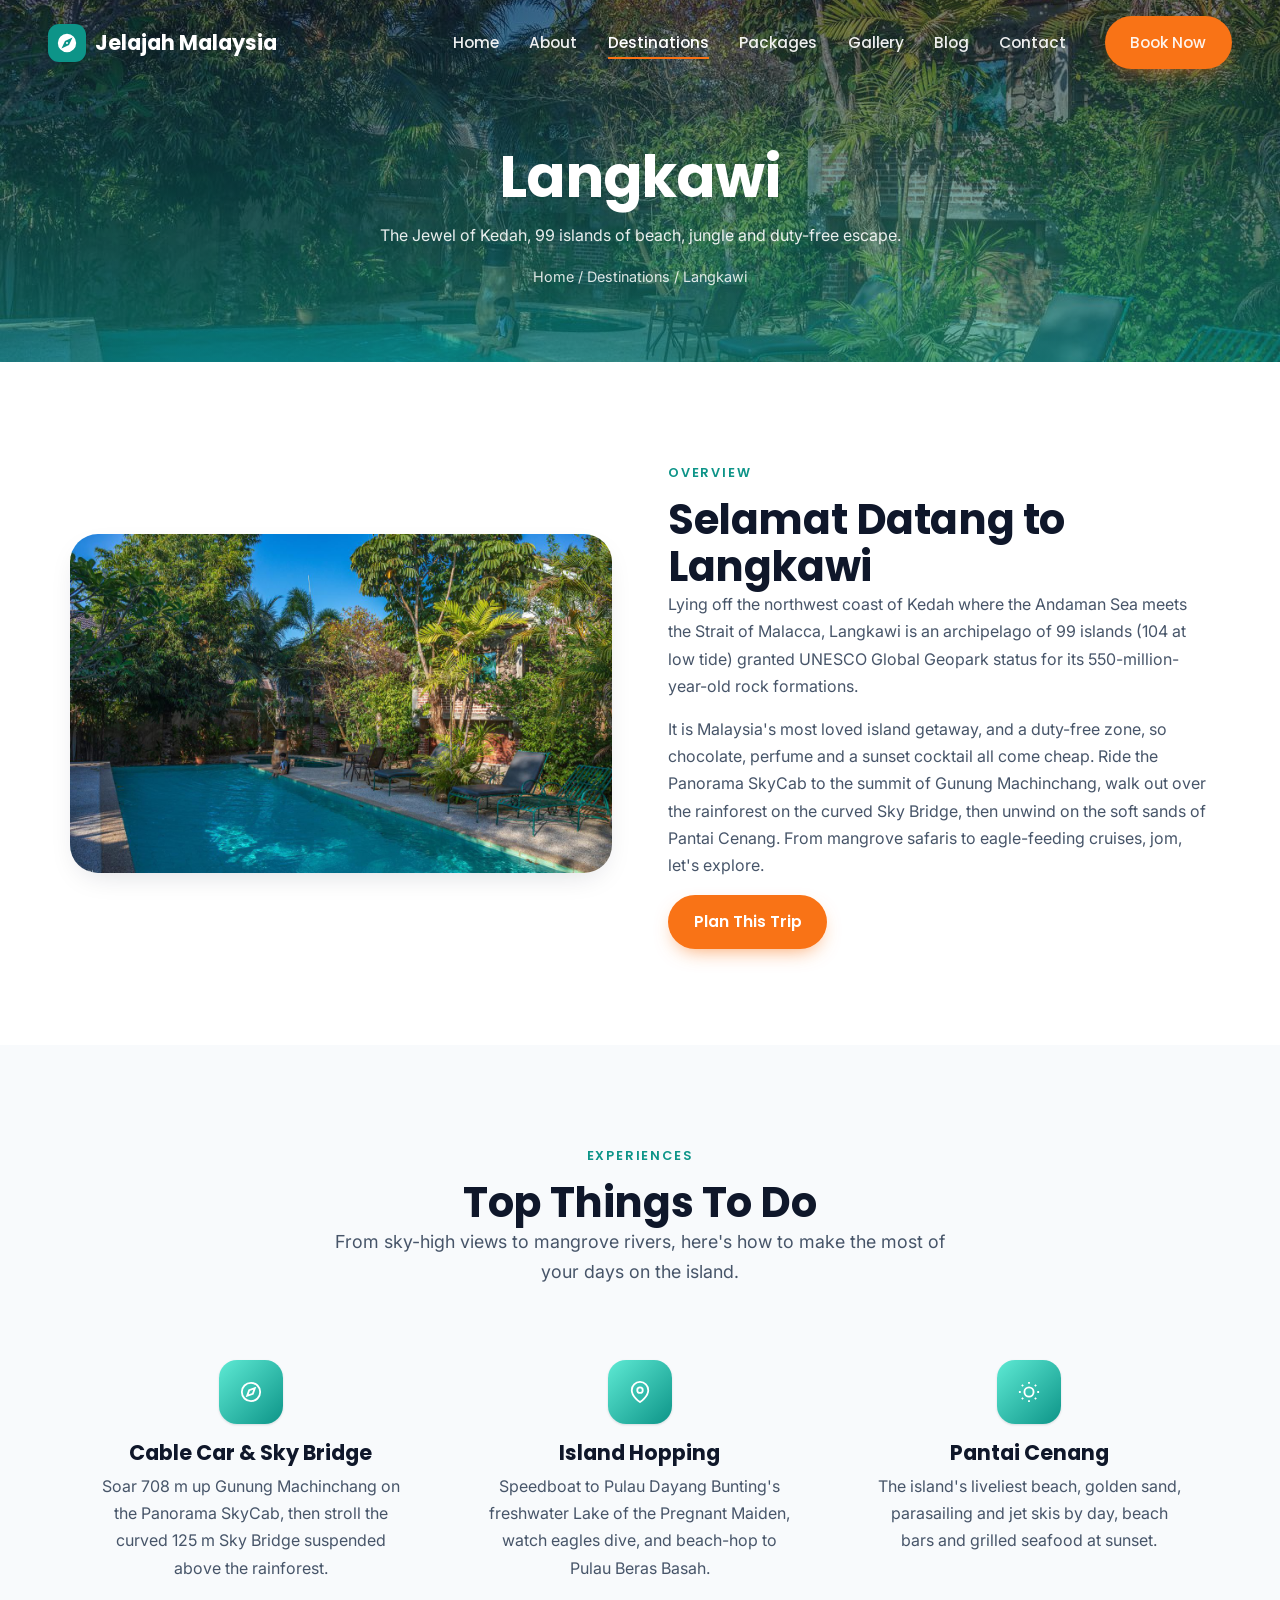
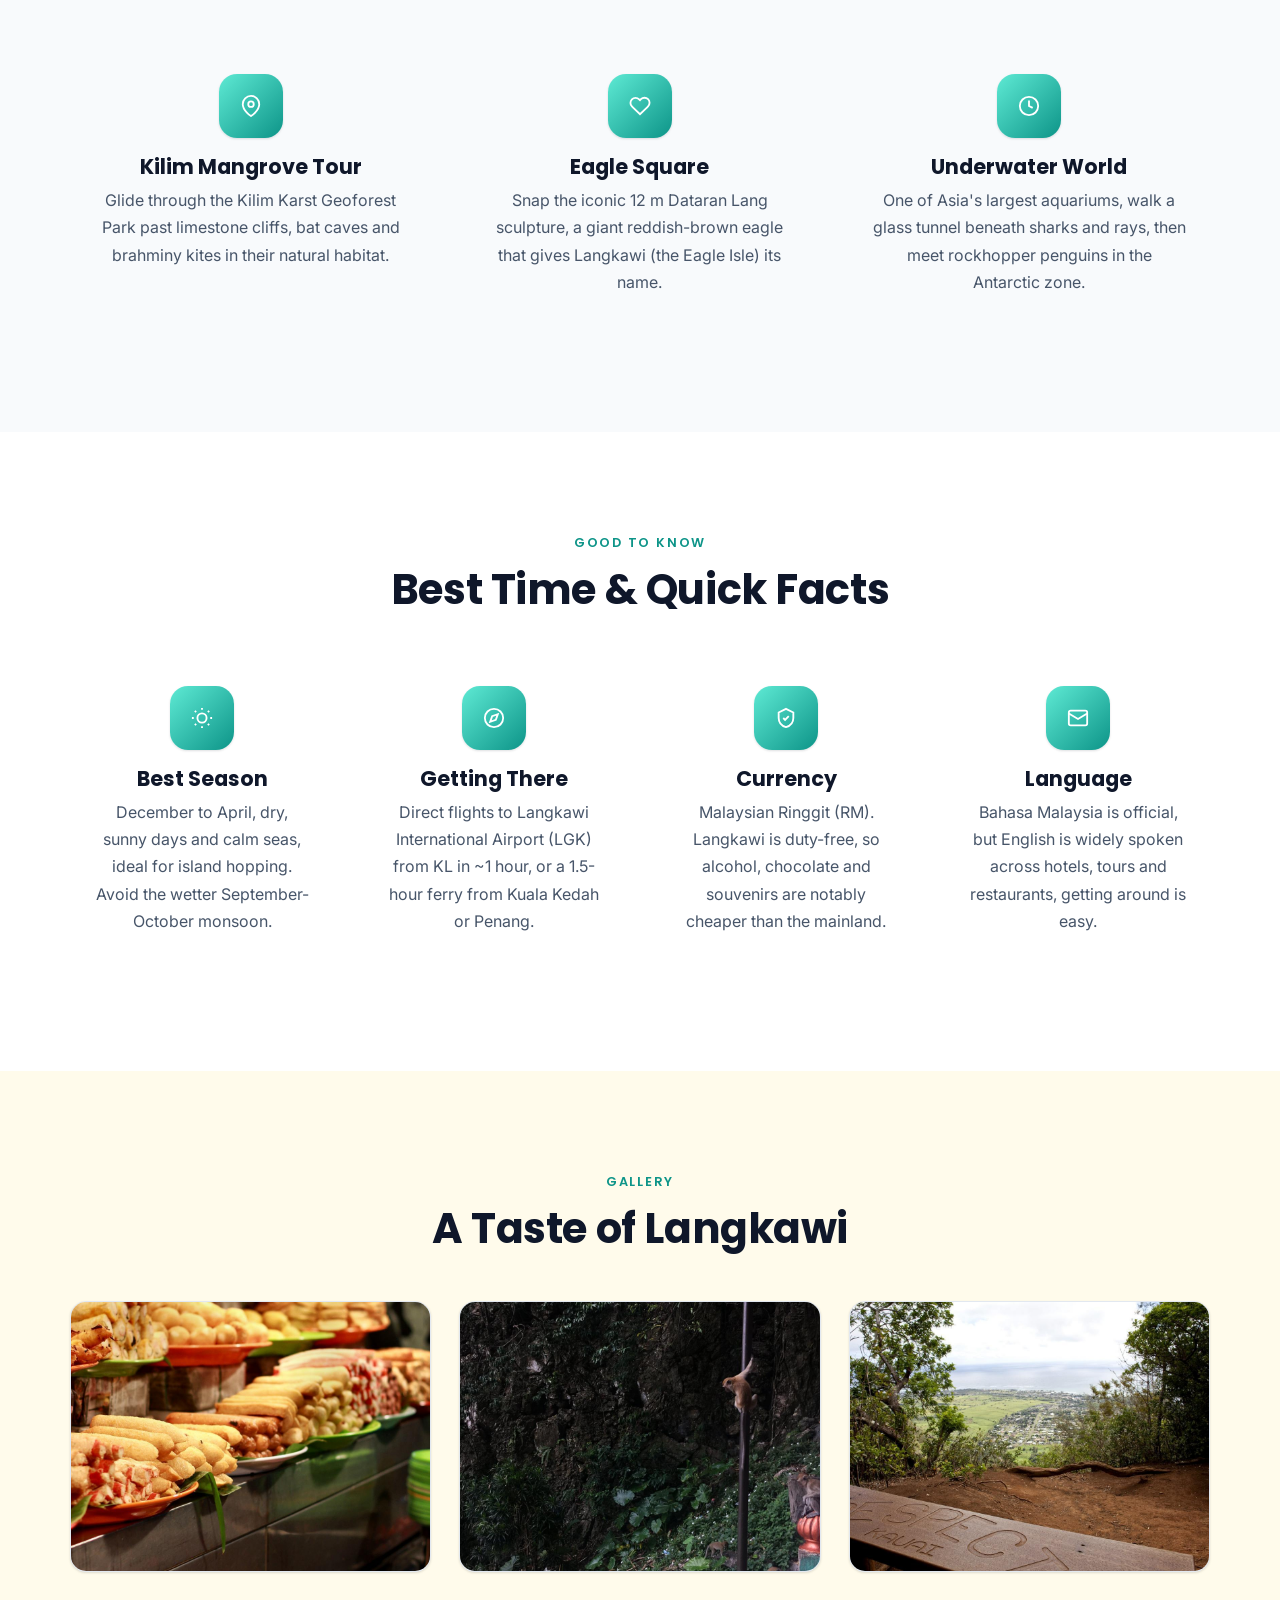
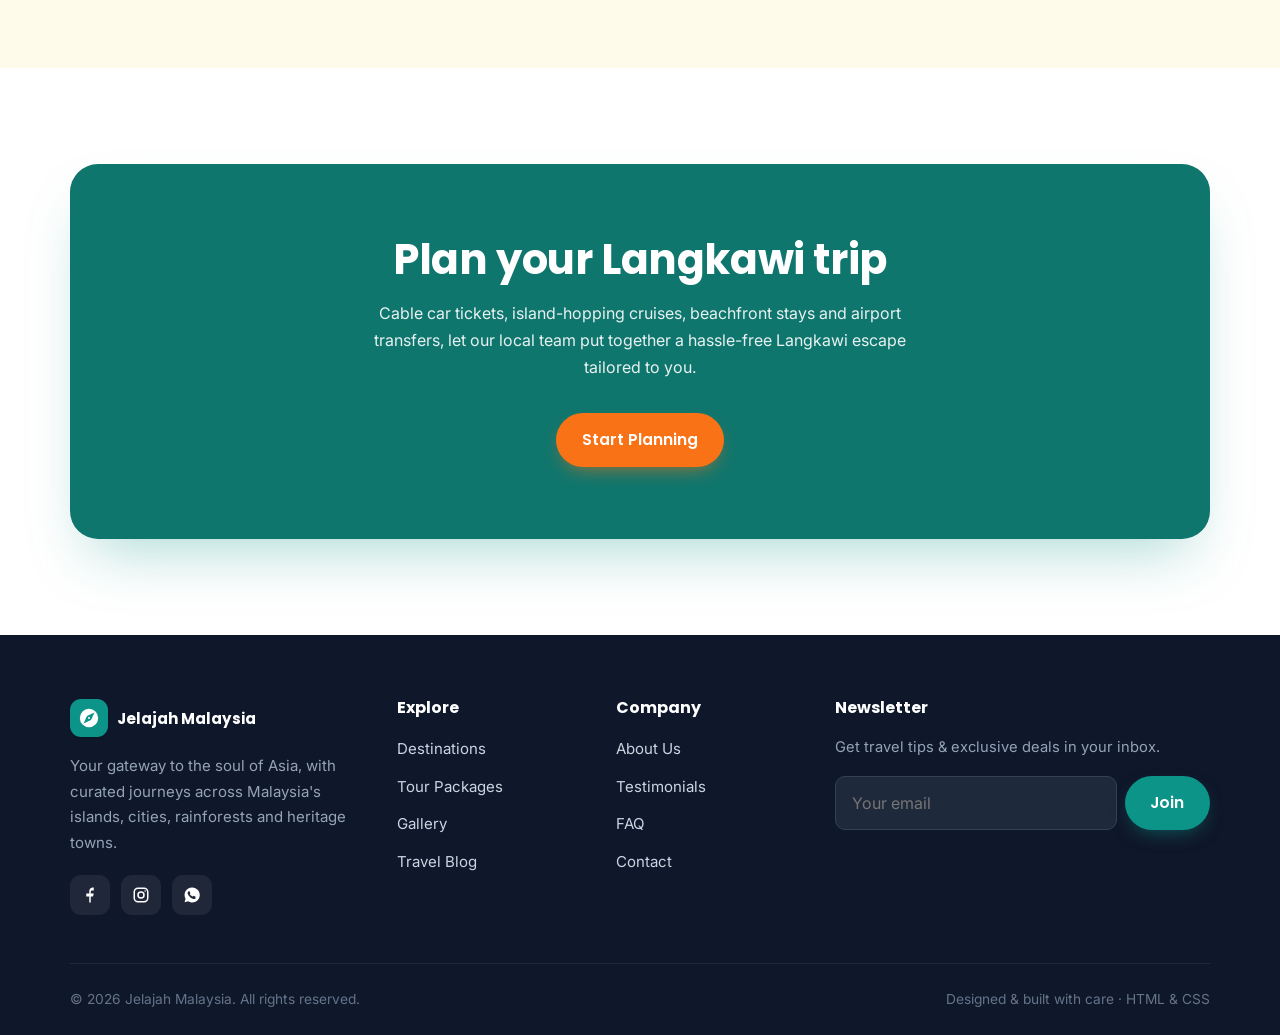
<file: destination-langkawi.html>
<!DOCTYPE html>
<html lang="en">
<head>
  <meta charset="UTF-8">
  <meta name="viewport" content="width=device-width, initial-scale=1.0">
  <meta name="description" content="Discover Langkawi, Kedah's archipelago of 99 duty-free islands, the SkyCab cable car, Sky Bridge, mangrove tours and white-sand beaches. Plan your trip with Jelajah Malaysia.">
  <title>Langkawi · Jelajah Malaysia</title>
  <link rel="preconnect" href="https://fonts.googleapis.com">
  <link rel="preconnect" href="https://fonts.gstatic.com" crossorigin>
  <link href="https://fonts.googleapis.com/css2?family=Poppins:wght@500;600;700&family=Inter:wght@400;500;600&display=swap" rel="stylesheet">
  <link rel="icon" type="image/svg+xml" href="favicon.svg">
  <link rel="stylesheet" href="css/styles.css">
</head>
<body>
<nav class="nav">
  <a href="index.html" class="nav__brand"><span class="logo-mark"><img src="images/logo.svg" alt=""></span> Jelajah Malaysia</a>
  <ul class="nav__links">
    <li><a href="index.html">Home</a></li>
    <li><a href="about.html">About</a></li>
    <li><a href="destinations.html" class="active">Destinations</a></li>
    <li><a href="packages.html">Packages</a></li>
    <li><a href="gallery.html">Gallery</a></li>
    <li><a href="blog.html">Blog</a></li>
    <li><a href="contact.html">Contact</a></li>
    <li class="nav__cta"><a href="contact.html" class="btn btn-primary">Book Now</a></li>
  </ul>
  <button class="nav__toggle" aria-label="Toggle menu" aria-expanded="false"><span></span><span></span><span></span></button>
</nav>

<header class="page-hero" style="background-image:url('images/dest-langkawi.jpg')">
  <div class="container page-hero__inner">
    <h1>Langkawi</h1>
    <p>The Jewel of Kedah, 99 islands of beach, jungle and duty-free escape.</p>
    <div class="breadcrumb"><a href="index.html">Home</a> / <a href="destinations.html">Destinations</a> / Langkawi</div>
  </div>
</header>

<section class="section">
  <div class="container">
    <div class="split reveal">
      <img src="images/dest-langkawi.jpg" alt="Boats anchored off a forest-clad Langkawi island under blue skies">
      <div>
        <span class="eyebrow">Overview</span>
        <h2>Selamat Datang to Langkawi</h2>
        <p>Lying off the northwest coast of Kedah where the Andaman Sea meets the Strait of Malacca, Langkawi is an archipelago of 99 islands (104 at low tide) granted UNESCO Global Geopark status for its 550-million-year-old rock formations.</p>
        <p>It is Malaysia's most loved island getaway, and a duty-free zone, so chocolate, perfume and a sunset cocktail all come cheap. Ride the Panorama SkyCab to the summit of Gunung Machinchang, walk out over the rainforest on the curved Sky Bridge, then unwind on the soft sands of Pantai Cenang. From mangrove safaris to eagle-feeding cruises, jom, let's explore.</p>
        <a href="contact.html" class="btn btn-primary">Plan This Trip</a>
      </div>
    </div>
  </div>
</section>

<section class="section section--alt">
  <div class="container">
    <div class="section-head center reveal">
      <span class="eyebrow">Experiences</span>
      <h2>Top Things To Do</h2>
      <p class="lead">From sky-high views to mangrove rivers, here's how to make the most of your days on the island.</p>
    </div>
    <div class="grid grid-3">
      <div class="feature reveal">
        <div class="feature__icon"><svg width="22" height="22" viewBox="0 0 24 24" fill="none" stroke="currentColor" stroke-width="2"><circle cx="12" cy="12" r="10"/><polygon points="16.2 7.8 14 14 7.8 16.2 10 10"/></svg></div>
        <h3>Cable Car &amp; Sky Bridge</h3>
        <p>Soar 708 m up Gunung Machinchang on the Panorama SkyCab, then stroll the curved 125 m Sky Bridge suspended above the rainforest.</p>
      </div>
      <div class="feature reveal">
        <div class="feature__icon"><svg width="22" height="22" viewBox="0 0 24 24" fill="none" stroke="currentColor" stroke-width="2"><path d="M21 10c0 7-9 13-9 13s-9-6-9-13a9 9 0 0 1 18 0z"/><circle cx="12" cy="10" r="3"/></svg></div>
        <h3>Island Hopping</h3>
        <p>Speedboat to Pulau Dayang Bunting's freshwater Lake of the Pregnant Maiden, watch eagles dive, and beach-hop to Pulau Beras Basah.</p>
      </div>
      <div class="feature reveal">
        <div class="feature__icon"><svg width="22" height="22" viewBox="0 0 24 24" fill="none" stroke="currentColor" stroke-width="2"><circle cx="12" cy="12" r="5"/><path d="M12 1v2M12 21v2M4.2 4.2l1.4 1.4M18.4 18.4l1.4 1.4M1 12h2M21 12h2M4.2 19.8l1.4-1.4M18.4 5.6l1.4-1.4"/></svg></div>
        <h3>Pantai Cenang</h3>
        <p>The island's liveliest beach, golden sand, parasailing and jet skis by day, beach bars and grilled seafood at sunset.</p>
      </div>
      <div class="feature reveal">
        <div class="feature__icon"><svg width="22" height="22" viewBox="0 0 24 24" fill="none" stroke="currentColor" stroke-width="2"><path d="M21 10c0 7-9 13-9 13s-9-6-9-13a9 9 0 0 1 18 0z"/><circle cx="12" cy="10" r="3"/></svg></div>
        <h3>Kilim Mangrove Tour</h3>
        <p>Glide through the Kilim Karst Geoforest Park past limestone cliffs, bat caves and brahminy kites in their natural habitat.</p>
      </div>
      <div class="feature reveal">
        <div class="feature__icon"><svg width="22" height="22" viewBox="0 0 24 24" fill="none" stroke="currentColor" stroke-width="2"><path d="M20.8 4.6a5.5 5.5 0 0 0-7.8 0L12 5.7l-1-1a5.5 5.5 0 0 0-7.8 7.8l1 1L12 21l7.8-7.6 1-1a5.5 5.5 0 0 0 0-7.8z"/></svg></div>
        <h3>Eagle Square</h3>
        <p>Snap the iconic 12 m Dataran Lang sculpture, a giant reddish-brown eagle that gives Langkawi (the Eagle Isle) its name.</p>
      </div>
      <div class="feature reveal">
        <div class="feature__icon"><svg width="22" height="22" viewBox="0 0 24 24" fill="none" stroke="currentColor" stroke-width="2"><circle cx="12" cy="12" r="10"/><path d="M12 6v6l4 2"/></svg></div>
        <h3>Underwater World</h3>
        <p>One of Asia's largest aquariums, walk a glass tunnel beneath sharks and rays, then meet rockhopper penguins in the Antarctic zone.</p>
      </div>
    </div>
  </div>
</section>

<section class="section">
  <div class="container">
    <div class="section-head center reveal">
      <span class="eyebrow">Good to know</span>
      <h2>Best Time &amp; Quick Facts</h2>
    </div>
    <div class="grid grid-4">
      <div class="feature reveal">
        <div class="feature__icon"><svg width="22" height="22" viewBox="0 0 24 24" fill="none" stroke="currentColor" stroke-width="2"><circle cx="12" cy="12" r="5"/><path d="M12 1v2M12 21v2M4.2 4.2l1.4 1.4M18.4 18.4l1.4 1.4M1 12h2M21 12h2M4.2 19.8l1.4-1.4M18.4 5.6l1.4-1.4"/></svg></div>
        <h3>Best Season</h3>
        <p>December to April, dry, sunny days and calm seas, ideal for island hopping. Avoid the wetter September-October monsoon.</p>
      </div>
      <div class="feature reveal">
        <div class="feature__icon"><svg width="22" height="22" viewBox="0 0 24 24" fill="none" stroke="currentColor" stroke-width="2"><circle cx="12" cy="12" r="10"/><polygon points="16.2 7.8 14 14 7.8 16.2 10 10"/></svg></div>
        <h3>Getting There</h3>
        <p>Direct flights to Langkawi International Airport (LGK) from KL in ~1 hour, or a 1.5-hour ferry from Kuala Kedah or Penang.</p>
      </div>
      <div class="feature reveal">
        <div class="feature__icon"><svg width="22" height="22" viewBox="0 0 24 24" fill="none" stroke="currentColor" stroke-width="2"><path d="M12 2l8 4v6c0 5-3.4 8.6-8 10-4.6-1.4-8-5-8-10V6z"/><path d="M9 12l2 2 4-4"/></svg></div>
        <h3>Currency</h3>
        <p>Malaysian Ringgit (RM). Langkawi is duty-free, so alcohol, chocolate and souvenirs are notably cheaper than the mainland.</p>
      </div>
      <div class="feature reveal">
        <div class="feature__icon"><svg width="22" height="22" viewBox="0 0 24 24" fill="none" stroke="currentColor" stroke-width="2"><rect x="2" y="4" width="20" height="16" rx="2"/><path d="M22 7l-10 6L2 7"/></svg></div>
        <h3>Language</h3>
        <p>Bahasa Malaysia is official, but English is widely spoken across hotels, tours and restaurants, getting around is easy.</p>
      </div>
    </div>
  </div>
</section>

<section class="section section--sand">
  <div class="container">
    <div class="section-head center reveal">
      <span class="eyebrow">Gallery</span>
      <h2>A Taste of Langkawi</h2>
    </div>
    <div class="grid grid-3">
      <div class="card reveal"><div class="card__media"><img src="images/gal-1.jpg" alt="Sunset over a calm Langkawi beach"></div></div>
      <div class="card reveal"><div class="card__media"><img src="images/gal-2.jpg" alt="Tropical greenery and limestone cliffs along the Langkawi coast"></div></div>
      <div class="card reveal"><div class="card__media"><img src="images/gal-3.jpg" alt="Turquoise waters between Langkawi's islands"></div></div>
    </div>
  </div>
</section>

<section class="section">
  <div class="container">
    <div class="cta-band reveal">
      <h2>Plan your Langkawi trip</h2>
      <p>Cable car tickets, island-hopping cruises, beachfront stays and airport transfers, let our local team put together a hassle-free Langkawi escape tailored to you.</p>
      <a href="contact.html" class="btn btn-primary">Start Planning</a>
    </div>
  </div>
</section>

<footer class="footer">
  <div class="container">
    <div class="footer__grid">
      <div class="footer__brand">
        <a href="index.html" class="nav__brand"><span class="logo-mark"><img src="images/logo.svg" alt=""></span> Jelajah Malaysia</a>
        <p>Your gateway to the soul of Asia, with curated journeys across Malaysia's islands, cities, rainforests and heritage towns.</p>
        <div class="socials">
          <a href="#" aria-label="Facebook"><svg width="18" height="18" viewBox="0 0 24 24" fill="currentColor"><path d="M13 22v-8h3l1-4h-4V8c0-1.1.5-2 2-2h2V2.1C18.7 2 17.3 2 16 2c-3 0-5 1.8-5 5.2V10H7v4h4v8h2z"/></svg></a>
          <a href="#" aria-label="Instagram"><svg width="18" height="18" viewBox="0 0 24 24" fill="none" stroke="currentColor" stroke-width="2"><rect x="3" y="3" width="18" height="18" rx="5"/><circle cx="12" cy="12" r="4"/><circle cx="17.5" cy="6.5" r="1" fill="currentColor" stroke="none"/></svg></a>
          <a href="#" aria-label="WhatsApp"><svg width="18" height="18" viewBox="0 0 24 24" fill="currentColor"><path d="M12 2a10 10 0 0 0-8.6 15l-1.3 4.7 4.8-1.3A10 10 0 1 0 12 2zm5.3 14.1c-.2.6-1.3 1.2-1.8 1.2-.5.1-1 .1-1.7-.1-.4-.1-1-.3-1.6-.6-2.9-1.3-4.7-4.2-4.9-4.4-.1-.2-1.1-1.5-1.1-2.8s.7-2 .9-2.2c.2-.3.5-.3.7-.3h.5c.2 0 .4 0 .6.5l.8 1.9c.1.2.1.4 0 .5l-.4.6c-.1.2-.3.3-.1.6.1.3.7 1.1 1.4 1.8.9.8 1.7 1 2 1.2.2.1.4.1.5-.1l.6-.7c.2-.3.4-.2.6-.1l1.8.9c.3.1.4.2.5.3.1.2.1.6-.1 1.2z"/></svg></a>
        </div>
      </div>
      <div>
        <h4>Explore</h4>
        <ul class="footer__links">
          <li><a href="destinations.html">Destinations</a></li>
          <li><a href="packages.html">Tour Packages</a></li>
          <li><a href="gallery.html">Gallery</a></li>
          <li><a href="blog.html">Travel Blog</a></li>
        </ul>
      </div>
      <div>
        <h4>Company</h4>
        <ul class="footer__links">
          <li><a href="about.html">About Us</a></li>
          <li><a href="testimonials.html">Testimonials</a></li>
          <li><a href="faq.html">FAQ</a></li>
          <li><a href="contact.html">Contact</a></li>
        </ul>
      </div>
      <div>
        <h4>Newsletter</h4>
        <p style="font-size:.92rem;color:#94a3b8;">Get travel tips & exclusive deals in your inbox.</p>
        <form class="news-form" onsubmit="event.preventDefault(); this.reset();">
          <input type="email" placeholder="Your email" aria-label="Email" required>
          <button class="btn btn-ocean" type="submit">Join</button>
        </form>
      </div>
    </div>
    <div class="footer__bottom">
      <span>© <span data-year>2026</span> Jelajah Malaysia. All rights reserved.</span>
      <span>Designed &amp; built with care · HTML &amp; CSS</span>
    </div>
  </div>
</footer>
<script src="js/main.js"></script>
</body>
</html>
</file>
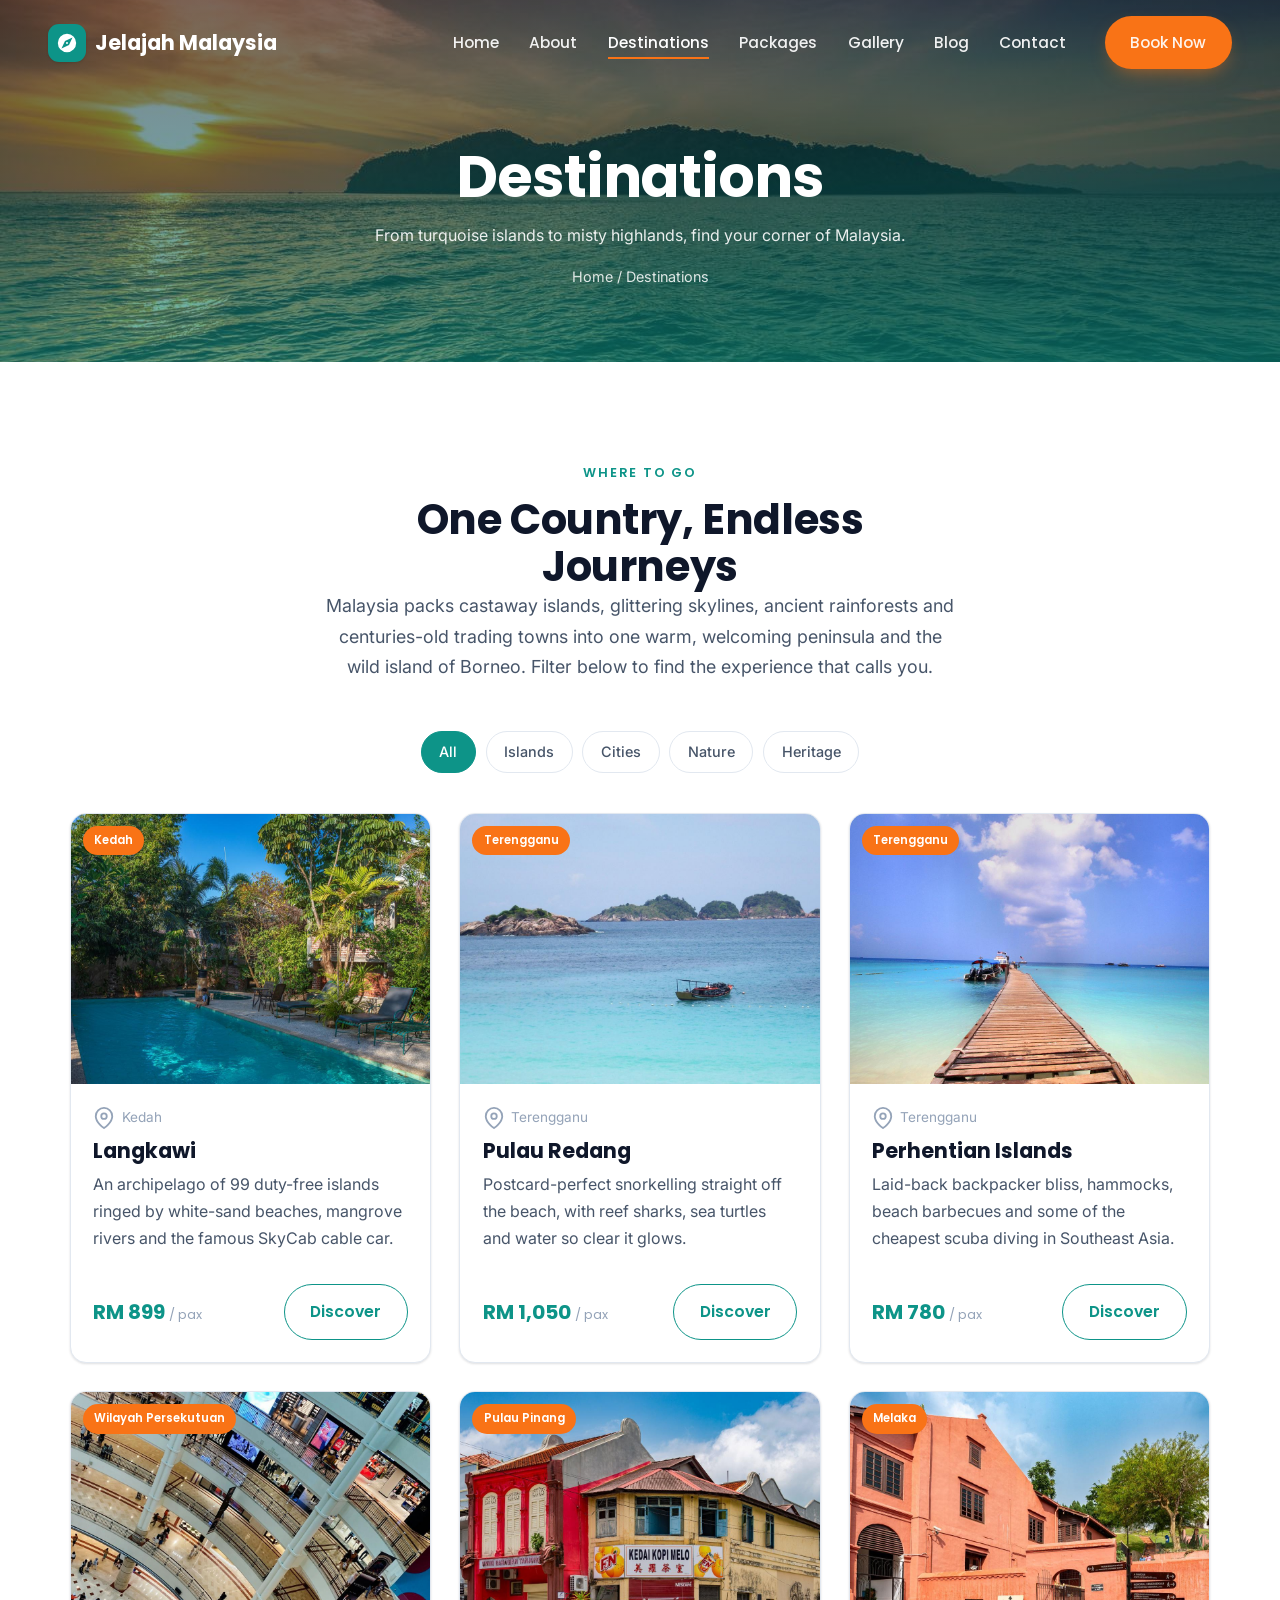
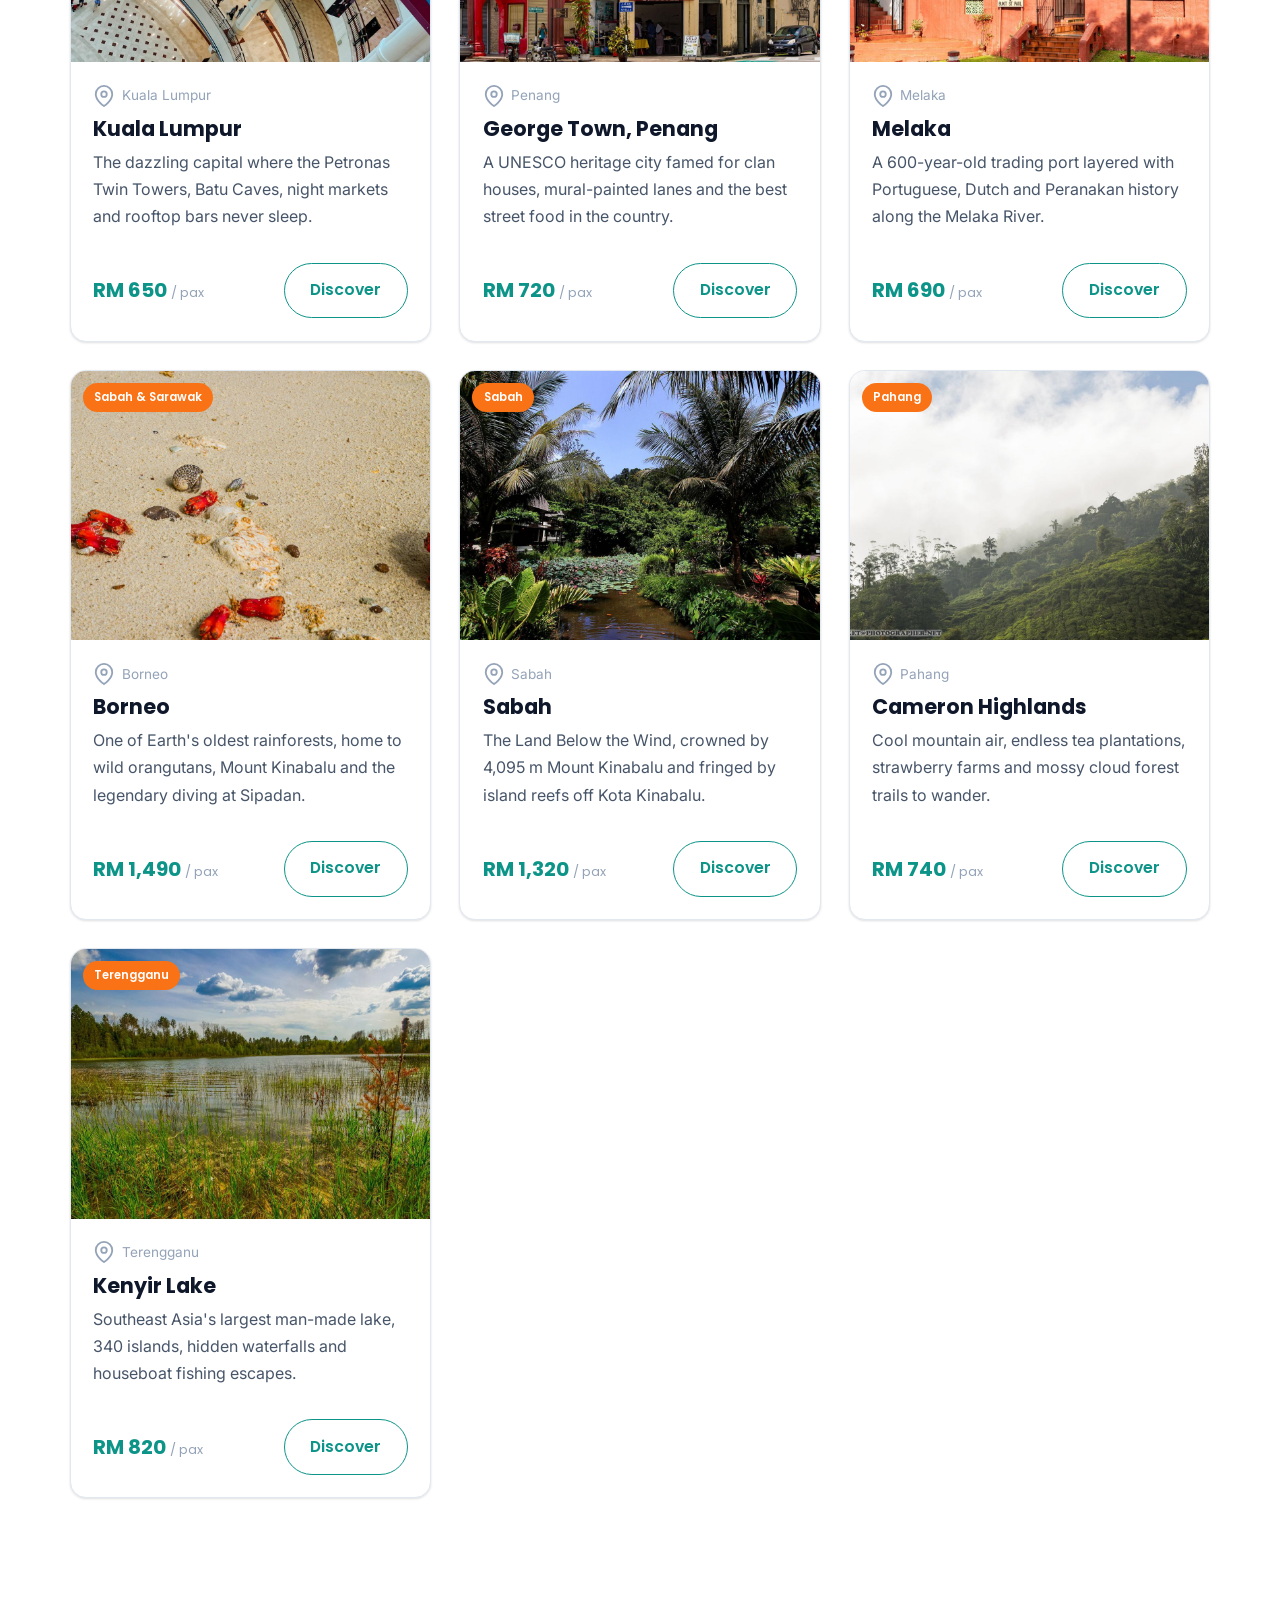
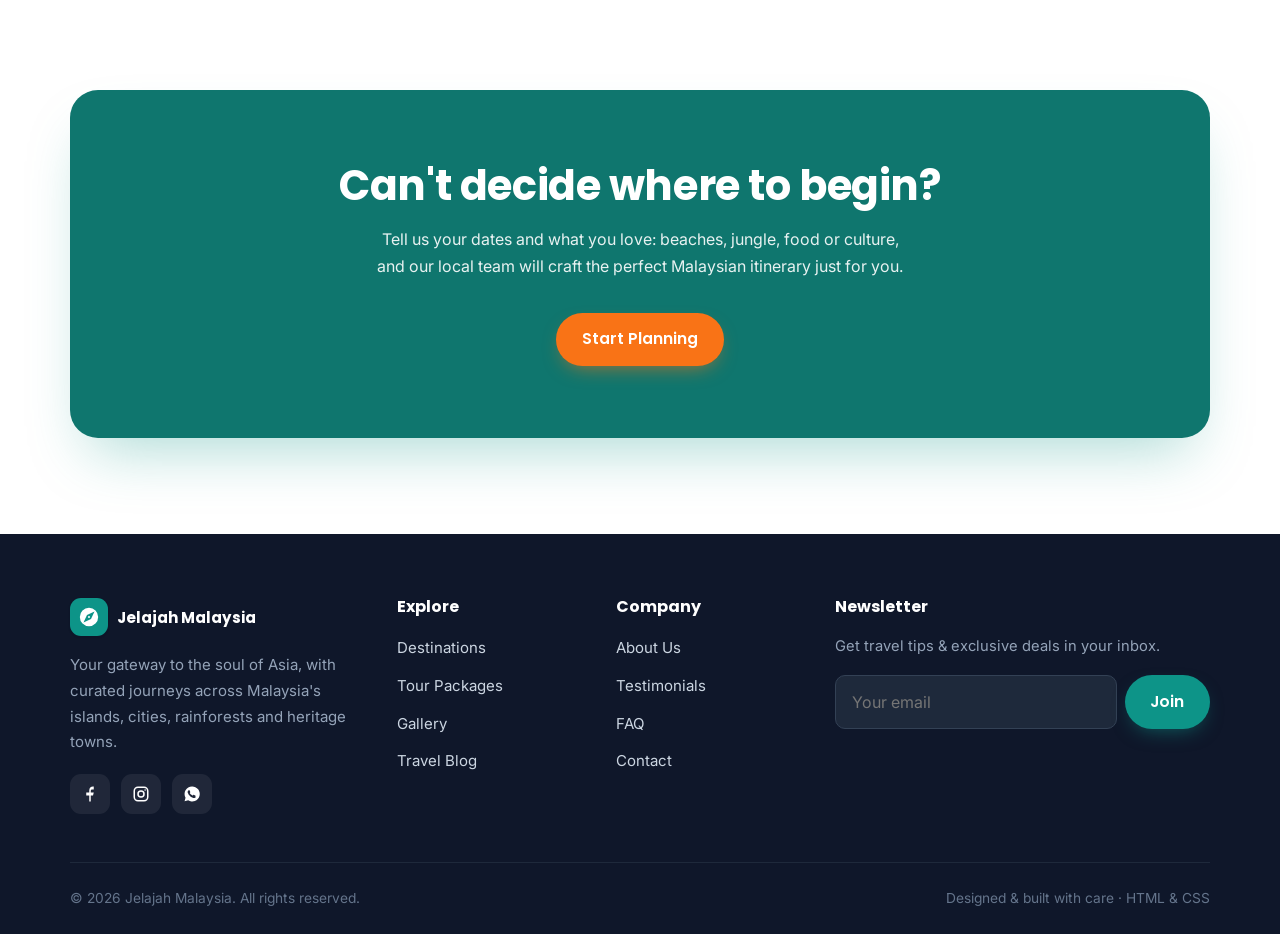
<file: destinations.html>
<!DOCTYPE html>
<html lang="en">
<head>
  <meta charset="UTF-8">
  <meta name="viewport" content="width=device-width, initial-scale=1.0">
  <meta name="description" content="Explore Malaysia's best destinations, tropical islands, vibrant cities, lush rainforests and UNESCO heritage towns. Discover where to go with Jelajah Malaysia.">
  <title>Destinations · Jelajah Malaysia</title>
  <link rel="preconnect" href="https://fonts.googleapis.com">
  <link rel="preconnect" href="https://fonts.gstatic.com" crossorigin>
  <link href="https://fonts.googleapis.com/css2?family=Poppins:wght@500;600;700&family=Inter:wght@400;500;600&display=swap" rel="stylesheet">
  <link rel="icon" type="image/svg+xml" href="favicon.svg">
  <link rel="stylesheet" href="css/styles.css">
</head>
<body>
<nav class="nav">
  <a href="index.html" class="nav__brand"><span class="logo-mark"><img src="images/logo.svg" alt=""></span> Jelajah Malaysia</a>
  <ul class="nav__links">
    <li><a href="index.html">Home</a></li>
    <li><a href="about.html">About</a></li>
    <li><a href="destinations.html" class="active">Destinations</a></li>
    <li><a href="packages.html">Packages</a></li>
    <li><a href="gallery.html">Gallery</a></li>
    <li><a href="blog.html">Blog</a></li>
    <li><a href="contact.html">Contact</a></li>
    <li class="nav__cta"><a href="contact.html" class="btn btn-primary">Book Now</a></li>
  </ul>
  <button class="nav__toggle" aria-label="Toggle menu" aria-expanded="false"><span></span><span></span><span></span></button>
</nav>

<header class="page-hero" style="background-image:url('images/hero-destinations.jpg')">
  <div class="container page-hero__inner">
    <h1>Destinations</h1>
    <p>From turquoise islands to misty highlands, find your corner of Malaysia.</p>
    <div class="breadcrumb"><a href="index.html">Home</a> / Destinations</div>
  </div>
</header>

<section class="section">
  <div class="container">
    <div class="section-head center reveal">
      <span class="eyebrow">Where to go</span>
      <h2>One Country, Endless Journeys</h2>
      <p class="lead">Malaysia packs castaway islands, glittering skylines, ancient rainforests and centuries-old trading towns into one warm, welcoming peninsula and the wild island of Borneo. Filter below to find the experience that calls you.</p>
    </div>

    <div class="chips reveal">
      <button class="chip active" data-filter="all">All</button>
      <button class="chip" data-filter="islands">Islands</button>
      <button class="chip" data-filter="cities">Cities</button>
      <button class="chip" data-filter="nature">Nature</button>
      <button class="chip" data-filter="heritage">Heritage</button>
    </div>

    <div class="grid grid-3">
      <article class="card reveal" data-cat="islands">
        <div class="card__media"><span class="card__tag">Kedah</span><img src="images/dest-langkawi.jpg" alt="Aerial view of Langkawi's emerald islands and turquoise sea"></div>
        <div class="card__body">
          <div class="card__meta"><svg width="22" height="22" viewBox="0 0 24 24" fill="none" stroke="currentColor" stroke-width="2"><path d="M21 10c0 7-9 13-9 13s-9-6-9-13a9 9 0 0 1 18 0z"/><circle cx="12" cy="10" r="3"/></svg> Kedah</div>
          <h3>Langkawi</h3>
          <p>An archipelago of 99 duty-free islands ringed by white-sand beaches, mangrove rivers and the famous SkyCab cable car.</p>
          <div class="card__foot"><span class="price">RM 899 <span>/ pax</span></span><a href="destination-langkawi.html" class="btn btn-outline">Discover</a></div>
        </div>
      </article>

      <article class="card reveal" data-cat="islands">
        <div class="card__media"><span class="card__tag">Terengganu</span><img src="images/dest-redang.jpg" alt="Crystal-clear shallows over coral at Pulau Redang"></div>
        <div class="card__body">
          <div class="card__meta"><svg width="22" height="22" viewBox="0 0 24 24" fill="none" stroke="currentColor" stroke-width="2"><path d="M21 10c0 7-9 13-9 13s-9-6-9-13a9 9 0 0 1 18 0z"/><circle cx="12" cy="10" r="3"/></svg> Terengganu</div>
          <h3>Pulau Redang</h3>
          <p>Postcard-perfect snorkelling straight off the beach, with reef sharks, sea turtles and water so clear it glows.</p>
          <div class="card__foot"><span class="price">RM 1,050 <span>/ pax</span></span><a href="contact.html" class="btn btn-outline">Discover</a></div>
        </div>
      </article>

      <article class="card reveal" data-cat="islands">
        <div class="card__media"><span class="card__tag">Terengganu</span><img src="images/dest-perhentian.jpg" alt="Twin islands and longtail boats at the Perhentian Islands"></div>
        <div class="card__body">
          <div class="card__meta"><svg width="22" height="22" viewBox="0 0 24 24" fill="none" stroke="currentColor" stroke-width="2"><path d="M21 10c0 7-9 13-9 13s-9-6-9-13a9 9 0 0 1 18 0z"/><circle cx="12" cy="10" r="3"/></svg> Terengganu</div>
          <h3>Perhentian Islands</h3>
          <p>Laid-back backpacker bliss, hammocks, beach barbecues and some of the cheapest scuba diving in Southeast Asia.</p>
          <div class="card__foot"><span class="price">RM 780 <span>/ pax</span></span><a href="contact.html" class="btn btn-outline">Discover</a></div>
        </div>
      </article>

      <article class="card reveal" data-cat="cities">
        <div class="card__media"><span class="card__tag">Wilayah Persekutuan</span><img src="images/dest-kl.jpg" alt="Petronas Twin Towers lit up against the Kuala Lumpur skyline"></div>
        <div class="card__body">
          <div class="card__meta"><svg width="22" height="22" viewBox="0 0 24 24" fill="none" stroke="currentColor" stroke-width="2"><path d="M21 10c0 7-9 13-9 13s-9-6-9-13a9 9 0 0 1 18 0z"/><circle cx="12" cy="10" r="3"/></svg> Kuala Lumpur</div>
          <h3>Kuala Lumpur</h3>
          <p>The dazzling capital where the Petronas Twin Towers, Batu Caves, night markets and rooftop bars never sleep.</p>
          <div class="card__foot"><span class="price">RM 650 <span>/ pax</span></span><a href="contact.html" class="btn btn-outline">Discover</a></div>
        </div>
      </article>

      <article class="card reveal" data-cat="heritage">
        <div class="card__media"><span class="card__tag">Pulau Pinang</span><img src="images/dest-penang.jpg" alt="Heritage shophouses and street art in George Town, Penang"></div>
        <div class="card__body">
          <div class="card__meta"><svg width="22" height="22" viewBox="0 0 24 24" fill="none" stroke="currentColor" stroke-width="2"><path d="M21 10c0 7-9 13-9 13s-9-6-9-13a9 9 0 0 1 18 0z"/><circle cx="12" cy="10" r="3"/></svg> Penang</div>
          <h3>George Town, Penang</h3>
          <p>A UNESCO heritage city famed for clan houses, mural-painted lanes and the best street food in the country.</p>
          <div class="card__foot"><span class="price">RM 720 <span>/ pax</span></span><a href="contact.html" class="btn btn-outline">Discover</a></div>
        </div>
      </article>

      <article class="card reveal" data-cat="heritage">
        <div class="card__media"><span class="card__tag">Melaka</span><img src="images/dest-melaka.jpg" alt="The red Stadthuys and Christ Church in historic Melaka"></div>
        <div class="card__body">
          <div class="card__meta"><svg width="22" height="22" viewBox="0 0 24 24" fill="none" stroke="currentColor" stroke-width="2"><path d="M21 10c0 7-9 13-9 13s-9-6-9-13a9 9 0 0 1 18 0z"/><circle cx="12" cy="10" r="3"/></svg> Melaka</div>
          <h3>Melaka</h3>
          <p>A 600-year-old trading port layered with Portuguese, Dutch and Peranakan history along the Melaka River.</p>
          <div class="card__foot"><span class="price">RM 690 <span>/ pax</span></span><a href="contact.html" class="btn btn-outline">Discover</a></div>
        </div>
      </article>

      <article class="card reveal" data-cat="nature">
        <div class="card__media"><span class="card__tag">Sabah &amp; Sarawak</span><img src="images/dest-borneo.jpg" alt="Mist over the dense rainforest canopy of Borneo"></div>
        <div class="card__body">
          <div class="card__meta"><svg width="22" height="22" viewBox="0 0 24 24" fill="none" stroke="currentColor" stroke-width="2"><path d="M21 10c0 7-9 13-9 13s-9-6-9-13a9 9 0 0 1 18 0z"/><circle cx="12" cy="10" r="3"/></svg> Borneo</div>
          <h3>Borneo</h3>
          <p>One of Earth's oldest rainforests, home to wild orangutans, Mount Kinabalu and the legendary diving at Sipadan.</p>
          <div class="card__foot"><span class="price">RM 1,490 <span>/ pax</span></span><a href="destination-borneo.html" class="btn btn-outline">Discover</a></div>
        </div>
      </article>

      <article class="card reveal" data-cat="nature">
        <div class="card__media"><span class="card__tag">Sabah</span><img src="images/dest-sabah.jpg" alt="Mount Kinabalu rising above the Sabah countryside at sunrise"></div>
        <div class="card__body">
          <div class="card__meta"><svg width="22" height="22" viewBox="0 0 24 24" fill="none" stroke="currentColor" stroke-width="2"><path d="M21 10c0 7-9 13-9 13s-9-6-9-13a9 9 0 0 1 18 0z"/><circle cx="12" cy="10" r="3"/></svg> Sabah</div>
          <h3>Sabah</h3>
          <p>The Land Below the Wind, crowned by 4,095 m Mount Kinabalu and fringed by island reefs off Kota Kinabalu.</p>
          <div class="card__foot"><span class="price">RM 1,320 <span>/ pax</span></span><a href="destination-borneo.html" class="btn btn-outline">Discover</a></div>
        </div>
      </article>

      <article class="card reveal" data-cat="nature">
        <div class="card__media"><span class="card__tag">Pahang</span><img src="images/dest-cameron.jpg" alt="Rolling green tea plantations in the Cameron Highlands"></div>
        <div class="card__body">
          <div class="card__meta"><svg width="22" height="22" viewBox="0 0 24 24" fill="none" stroke="currentColor" stroke-width="2"><path d="M21 10c0 7-9 13-9 13s-9-6-9-13a9 9 0 0 1 18 0z"/><circle cx="12" cy="10" r="3"/></svg> Pahang</div>
          <h3>Cameron Highlands</h3>
          <p>Cool mountain air, endless tea plantations, strawberry farms and mossy cloud forest trails to wander.</p>
          <div class="card__foot"><span class="price">RM 740 <span>/ pax</span></span><a href="contact.html" class="btn btn-outline">Discover</a></div>
        </div>
      </article>

      <article class="card reveal" data-cat="nature">
        <div class="card__media"><span class="card__tag">Terengganu</span><img src="images/dest-kenyir.jpg" alt="Forested islets scattered across the vast Kenyir Lake"></div>
        <div class="card__body">
          <div class="card__meta"><svg width="22" height="22" viewBox="0 0 24 24" fill="none" stroke="currentColor" stroke-width="2"><path d="M21 10c0 7-9 13-9 13s-9-6-9-13a9 9 0 0 1 18 0z"/><circle cx="12" cy="10" r="3"/></svg> Terengganu</div>
          <h3>Kenyir Lake</h3>
          <p>Southeast Asia's largest man-made lake, 340 islands, hidden waterfalls and houseboat fishing escapes.</p>
          <div class="card__foot"><span class="price">RM 820 <span>/ pax</span></span><a href="contact.html" class="btn btn-outline">Discover</a></div>
        </div>
      </article>
    </div>
  </div>
</section>

<section class="section">
  <div class="container">
    <div class="cta-band reveal">
      <h2>Can't decide where to begin?</h2>
      <p>Tell us your dates and what you love: beaches, jungle, food or culture, and our local team will craft the perfect Malaysian itinerary just for you.</p>
      <a href="contact.html" class="btn btn-primary">Start Planning</a>
    </div>
  </div>
</section>

<footer class="footer">
  <div class="container">
    <div class="footer__grid">
      <div class="footer__brand">
        <a href="index.html" class="nav__brand"><span class="logo-mark"><img src="images/logo.svg" alt=""></span> Jelajah Malaysia</a>
        <p>Your gateway to the soul of Asia, with curated journeys across Malaysia's islands, cities, rainforests and heritage towns.</p>
        <div class="socials">
          <a href="#" aria-label="Facebook"><svg width="18" height="18" viewBox="0 0 24 24" fill="currentColor"><path d="M13 22v-8h3l1-4h-4V8c0-1.1.5-2 2-2h2V2.1C18.7 2 17.3 2 16 2c-3 0-5 1.8-5 5.2V10H7v4h4v8h2z"/></svg></a>
          <a href="#" aria-label="Instagram"><svg width="18" height="18" viewBox="0 0 24 24" fill="none" stroke="currentColor" stroke-width="2"><rect x="3" y="3" width="18" height="18" rx="5"/><circle cx="12" cy="12" r="4"/><circle cx="17.5" cy="6.5" r="1" fill="currentColor" stroke="none"/></svg></a>
          <a href="#" aria-label="WhatsApp"><svg width="18" height="18" viewBox="0 0 24 24" fill="currentColor"><path d="M12 2a10 10 0 0 0-8.6 15l-1.3 4.7 4.8-1.3A10 10 0 1 0 12 2zm5.3 14.1c-.2.6-1.3 1.2-1.8 1.2-.5.1-1 .1-1.7-.1-.4-.1-1-.3-1.6-.6-2.9-1.3-4.7-4.2-4.9-4.4-.1-.2-1.1-1.5-1.1-2.8s.7-2 .9-2.2c.2-.3.5-.3.7-.3h.5c.2 0 .4 0 .6.5l.8 1.9c.1.2.1.4 0 .5l-.4.6c-.1.2-.3.3-.1.6.1.3.7 1.1 1.4 1.8.9.8 1.7 1 2 1.2.2.1.4.1.5-.1l.6-.7c.2-.3.4-.2.6-.1l1.8.9c.3.1.4.2.5.3.1.2.1.6-.1 1.2z"/></svg></a>
        </div>
      </div>
      <div>
        <h4>Explore</h4>
        <ul class="footer__links">
          <li><a href="destinations.html">Destinations</a></li>
          <li><a href="packages.html">Tour Packages</a></li>
          <li><a href="gallery.html">Gallery</a></li>
          <li><a href="blog.html">Travel Blog</a></li>
        </ul>
      </div>
      <div>
        <h4>Company</h4>
        <ul class="footer__links">
          <li><a href="about.html">About Us</a></li>
          <li><a href="testimonials.html">Testimonials</a></li>
          <li><a href="faq.html">FAQ</a></li>
          <li><a href="contact.html">Contact</a></li>
        </ul>
      </div>
      <div>
        <h4>Newsletter</h4>
        <p style="font-size:.92rem;color:#94a3b8;">Get travel tips & exclusive deals in your inbox.</p>
        <form class="news-form" onsubmit="event.preventDefault(); this.reset();">
          <input type="email" placeholder="Your email" aria-label="Email" required>
          <button class="btn btn-ocean" type="submit">Join</button>
        </form>
      </div>
    </div>
    <div class="footer__bottom">
      <span>© <span data-year>2026</span> Jelajah Malaysia. All rights reserved.</span>
      <span>Designed &amp; built with care · HTML &amp; CSS</span>
    </div>
  </div>
</footer>
<script src="js/main.js"></script>
</body>
</html>
</file>
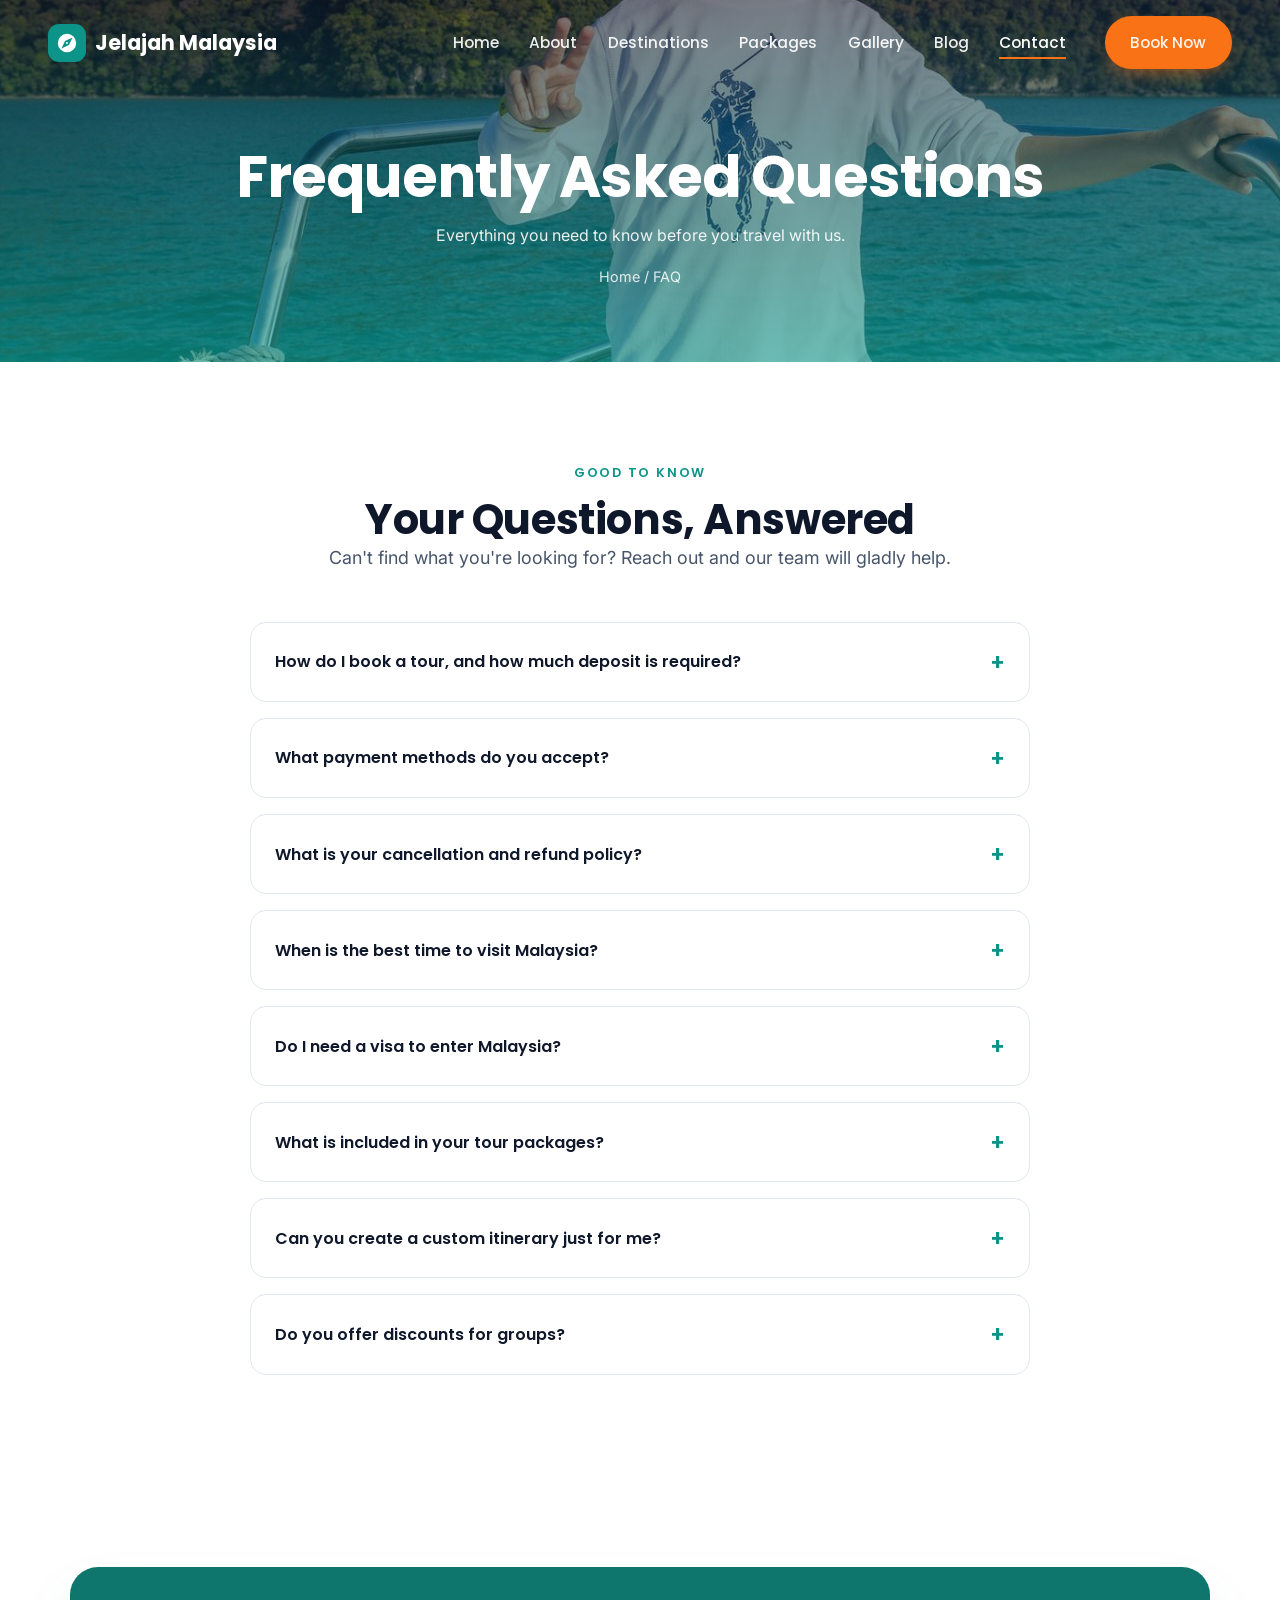
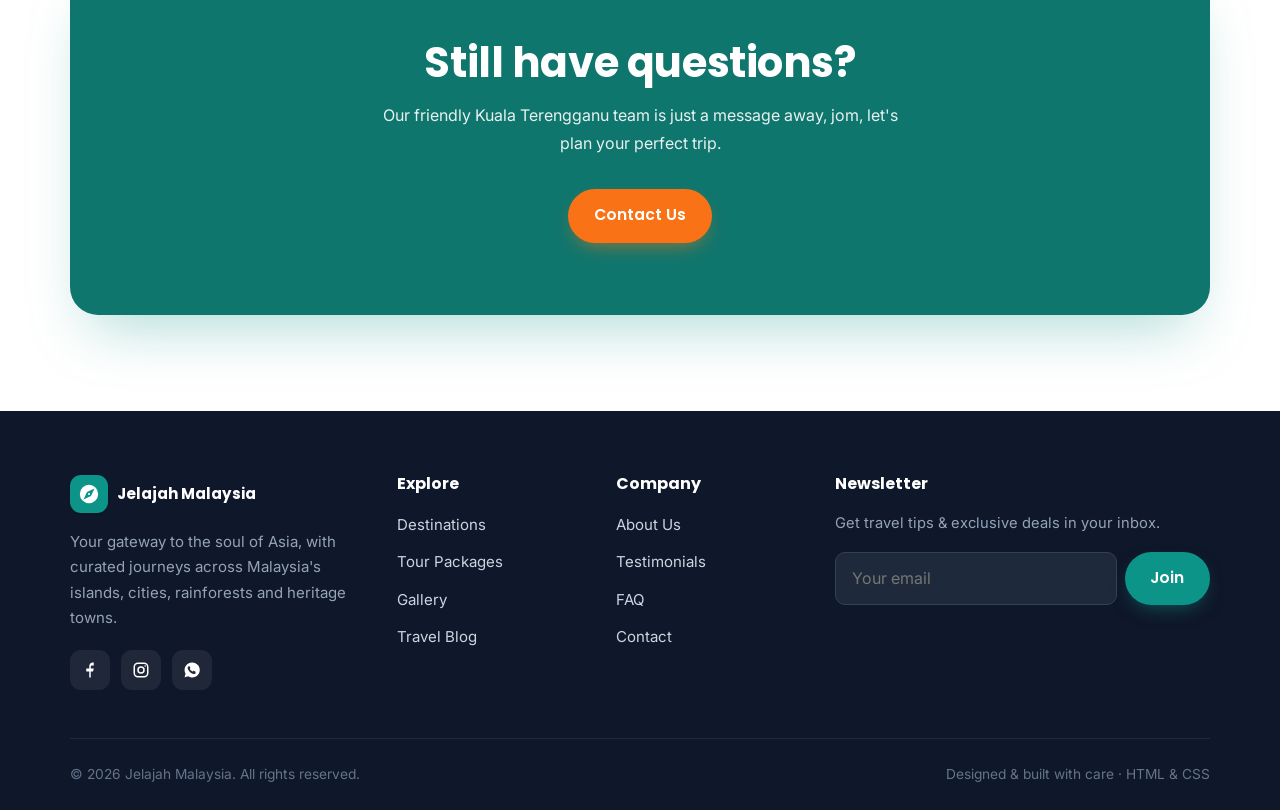
<file: faq.html>
<!DOCTYPE html>
<html lang="en">
<head>
  <meta charset="UTF-8">
  <meta name="viewport" content="width=device-width, initial-scale=1.0">
  <meta name="description" content="Answers to common questions about booking, payments, cancellations, visas, packages and travelling in Malaysia with Jelajah Malaysia.">
  <title>FAQ · Jelajah Malaysia</title>
  <link rel="preconnect" href="https://fonts.googleapis.com">
  <link rel="preconnect" href="https://fonts.gstatic.com" crossorigin>
  <link href="https://fonts.googleapis.com/css2?family=Poppins:wght@500;600;700&family=Inter:wght@400;500;600&display=swap" rel="stylesheet">
  <link rel="icon" type="image/svg+xml" href="favicon.svg">
  <link rel="stylesheet" href="css/styles.css">
</head>
<body>
<nav class="nav">
  <a href="index.html" class="nav__brand"><span class="logo-mark"><img src="images/logo.svg" alt=""></span> Jelajah Malaysia</a>
  <ul class="nav__links">
    <li><a href="index.html">Home</a></li>
    <li><a href="about.html">About</a></li>
    <li><a href="destinations.html">Destinations</a></li>
    <li><a href="packages.html">Packages</a></li>
    <li><a href="gallery.html">Gallery</a></li>
    <li><a href="blog.html">Blog</a></li>
    <li><a href="contact.html" class="active">Contact</a></li>
    <li class="nav__cta"><a href="contact.html" class="btn btn-primary">Book Now</a></li>
  </ul>
  <button class="nav__toggle" aria-label="Toggle menu" aria-expanded="false"><span></span><span></span><span></span></button>
</nav>

<header class="page-hero" style="background-image:url('images/hero-contact.jpg')">
  <div class="container page-hero__inner">
    <h1>Frequently Asked Questions</h1>
    <p>Everything you need to know before you travel with us.</p>
    <div class="breadcrumb"><a href="index.html">Home</a> / FAQ</div>
  </div>
</header>

<section class="section">
  <div class="container">
    <div class="section-head center reveal">
      <span class="eyebrow">Good to Know</span>
      <h2>Your Questions, Answered</h2>
      <p class="lead">Can't find what you're looking for? Reach out and our team will gladly help.</p>
    </div>

    <div class="faq">

      <div class="faq__item">
        <button class="faq__q" aria-expanded="false">How do I book a tour, and how much deposit is required?<span class="plus">+</span></button>
        <div class="faq__a">
          <p>You can book online through our contact form, by email at hello@jelajahmalaysia.my, or by phone. Once we confirm availability, a 30% deposit secures your dates, with the balance due 21 days before departure. For last-minute bookings within 21 days, full payment is required at confirmation.</p>
        </div>
      </div>

      <div class="faq__item">
        <button class="faq__q" aria-expanded="false">What payment methods do you accept?<span class="plus">+</span></button>
        <div class="faq__a">
          <p>We accept Malaysian online banking (FPX), credit and debit cards (Visa, Mastercard), DuitNow QR, and bank transfer to our Maybank account. International guests can pay by card or wire transfer in MYR; your bank handles the currency conversion at checkout.</p>
        </div>
      </div>

      <div class="faq__item">
        <button class="faq__q" aria-expanded="false">What is your cancellation and refund policy?<span class="plus">+</span></button>
        <div class="faq__a">
          <p>Cancellations made more than 30 days before departure receive a full refund less a small admin fee. Between 30 and 14 days, the 30% deposit is non-refundable. Within 14 days, no refund applies, though we will always try to reschedule you to another date where possible. We strongly recommend travel insurance.</p>
        </div>
      </div>

      <div class="faq__item">
        <button class="faq__q" aria-expanded="false">When is the best time to visit Malaysia?<span class="plus">+</span></button>
        <div class="faq__a">
          <p>Malaysia is a year-round destination, but timing depends on region. The west coast (Langkawi, Penang, KL, Melaka) is best from December to April. The east coast islands (Perhentian, Redang, Tioman) shine from March to October and close during the monsoon from November to February. Borneo is good most of the year, with drier months from March to September.</p>
        </div>
      </div>

      <div class="faq__item">
        <button class="faq__q" aria-expanded="false">Do I need a visa to enter Malaysia?<span class="plus">+</span></button>
        <div class="faq__a">
          <p>Citizens of most countries, including the UK, US, EU, Australia and ASEAN nations, enjoy visa-free entry for stays of up to 30 to 90 days. All visitors must complete the Malaysia Digital Arrival Card (MDAC) online within three days before arrival. Please always confirm current requirements with your nearest Malaysian embassy, as rules can change.</p>
        </div>
      </div>

      <div class="faq__item">
        <button class="faq__q" aria-expanded="false">What is included in your tour packages?<span class="plus">+</span></button>
        <div class="faq__a">
          <p>Our packages typically include accommodation, a licensed local guide, listed activities and entrance fees, daily breakfast, and private ground transport. Flights, travel insurance, personal expenses and meals not listed are excluded. Every package page lists exactly what is and isn't covered, so there are no surprises.</p>
        </div>
      </div>

      <div class="faq__item">
        <button class="faq__q" aria-expanded="false">Can you create a custom itinerary just for me?<span class="plus">+</span></button>
        <div class="faq__a">
          <p>Absolutely, bespoke journeys are our speciality. Tell us your interests, pace, budget and dates, and our local experts will design a tailor-made itinerary, whether that's a honeymoon in Langkawi, a diving trip to Sipadan, or a slow heritage tour through Melaka and Penang. Custom planning is free with any confirmed booking.</p>
        </div>
      </div>

      <div class="faq__item">
        <button class="faq__q" aria-expanded="false">Do you offer discounts for groups?<span class="plus">+</span></button>
        <div class="faq__a">
          <p>Yes. Groups of six or more receive tiered discounts, and we offer special rates for families, students and corporate retreats. Children under 12 travel at reduced rates, and infants under 3 are usually free. Get in touch with your group size and we'll put together a custom quote.</p>
        </div>
      </div>

    </div>
  </div>
</section>

<section class="section">
  <div class="container">
    <div class="cta-band reveal">
      <h2>Still have questions?</h2>
      <p>Our friendly Kuala Terengganu team is just a message away, jom, let's plan your perfect trip.</p>
      <a href="contact.html" class="btn btn-primary">Contact Us</a>
    </div>
  </div>
</section>

<footer class="footer">
  <div class="container">
    <div class="footer__grid">
      <div class="footer__brand">
        <a href="index.html" class="nav__brand"><span class="logo-mark"><img src="images/logo.svg" alt=""></span> Jelajah Malaysia</a>
        <p>Your gateway to the soul of Asia, with curated journeys across Malaysia's islands, cities, rainforests and heritage towns.</p>
        <div class="socials">
          <a href="#" aria-label="Facebook"><svg width="18" height="18" viewBox="0 0 24 24" fill="currentColor"><path d="M13 22v-8h3l1-4h-4V8c0-1.1.5-2 2-2h2V2.1C18.7 2 17.3 2 16 2c-3 0-5 1.8-5 5.2V10H7v4h4v8h2z"/></svg></a>
          <a href="#" aria-label="Instagram"><svg width="18" height="18" viewBox="0 0 24 24" fill="none" stroke="currentColor" stroke-width="2"><rect x="3" y="3" width="18" height="18" rx="5"/><circle cx="12" cy="12" r="4"/><circle cx="17.5" cy="6.5" r="1" fill="currentColor" stroke="none"/></svg></a>
          <a href="#" aria-label="WhatsApp"><svg width="18" height="18" viewBox="0 0 24 24" fill="currentColor"><path d="M12 2a10 10 0 0 0-8.6 15l-1.3 4.7 4.8-1.3A10 10 0 1 0 12 2zm5.3 14.1c-.2.6-1.3 1.2-1.8 1.2-.5.1-1 .1-1.7-.1-.4-.1-1-.3-1.6-.6-2.9-1.3-4.7-4.2-4.9-4.4-.1-.2-1.1-1.5-1.1-2.8s.7-2 .9-2.2c.2-.3.5-.3.7-.3h.5c.2 0 .4 0 .6.5l.8 1.9c.1.2.1.4 0 .5l-.4.6c-.1.2-.3.3-.1.6.1.3.7 1.1 1.4 1.8.9.8 1.7 1 2 1.2.2.1.4.1.5-.1l.6-.7c.2-.3.4-.2.6-.1l1.8.9c.3.1.4.2.5.3.1.2.1.6-.1 1.2z"/></svg></a>
        </div>
      </div>
      <div>
        <h4>Explore</h4>
        <ul class="footer__links">
          <li><a href="destinations.html">Destinations</a></li>
          <li><a href="packages.html">Tour Packages</a></li>
          <li><a href="gallery.html">Gallery</a></li>
          <li><a href="blog.html">Travel Blog</a></li>
        </ul>
      </div>
      <div>
        <h4>Company</h4>
        <ul class="footer__links">
          <li><a href="about.html">About Us</a></li>
          <li><a href="testimonials.html">Testimonials</a></li>
          <li><a href="faq.html">FAQ</a></li>
          <li><a href="contact.html">Contact</a></li>
        </ul>
      </div>
      <div>
        <h4>Newsletter</h4>
        <p style="font-size:.92rem;color:#94a3b8;">Get travel tips & exclusive deals in your inbox.</p>
        <form class="news-form" onsubmit="event.preventDefault(); this.reset();">
          <input type="email" placeholder="Your email" aria-label="Email" required>
          <button class="btn btn-ocean" type="submit">Join</button>
        </form>
      </div>
    </div>
    <div class="footer__bottom">
      <span>© <span data-year>2026</span> Jelajah Malaysia. All rights reserved.</span>
      <span>Designed &amp; built with care · HTML &amp; CSS</span>
    </div>
  </div>
</footer>
<script src="js/main.js"></script>
</body>
</html>
</file>
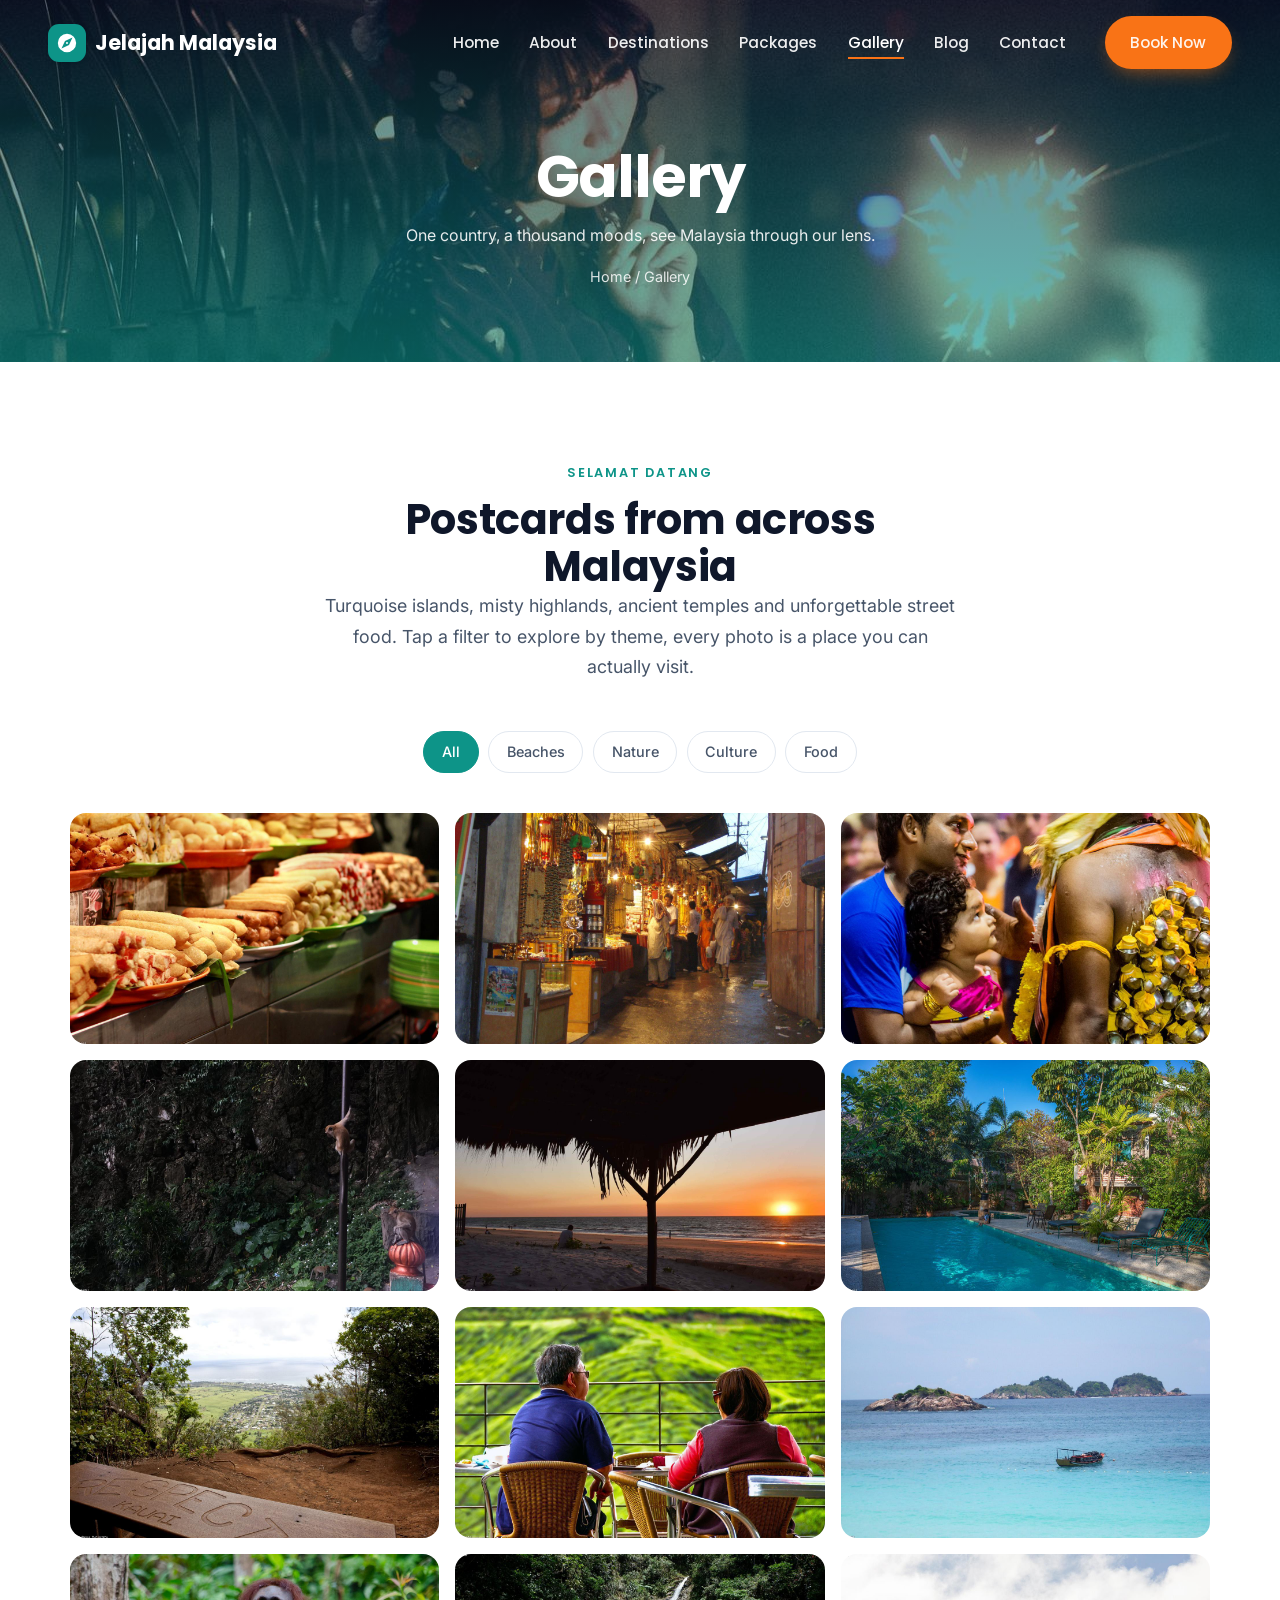
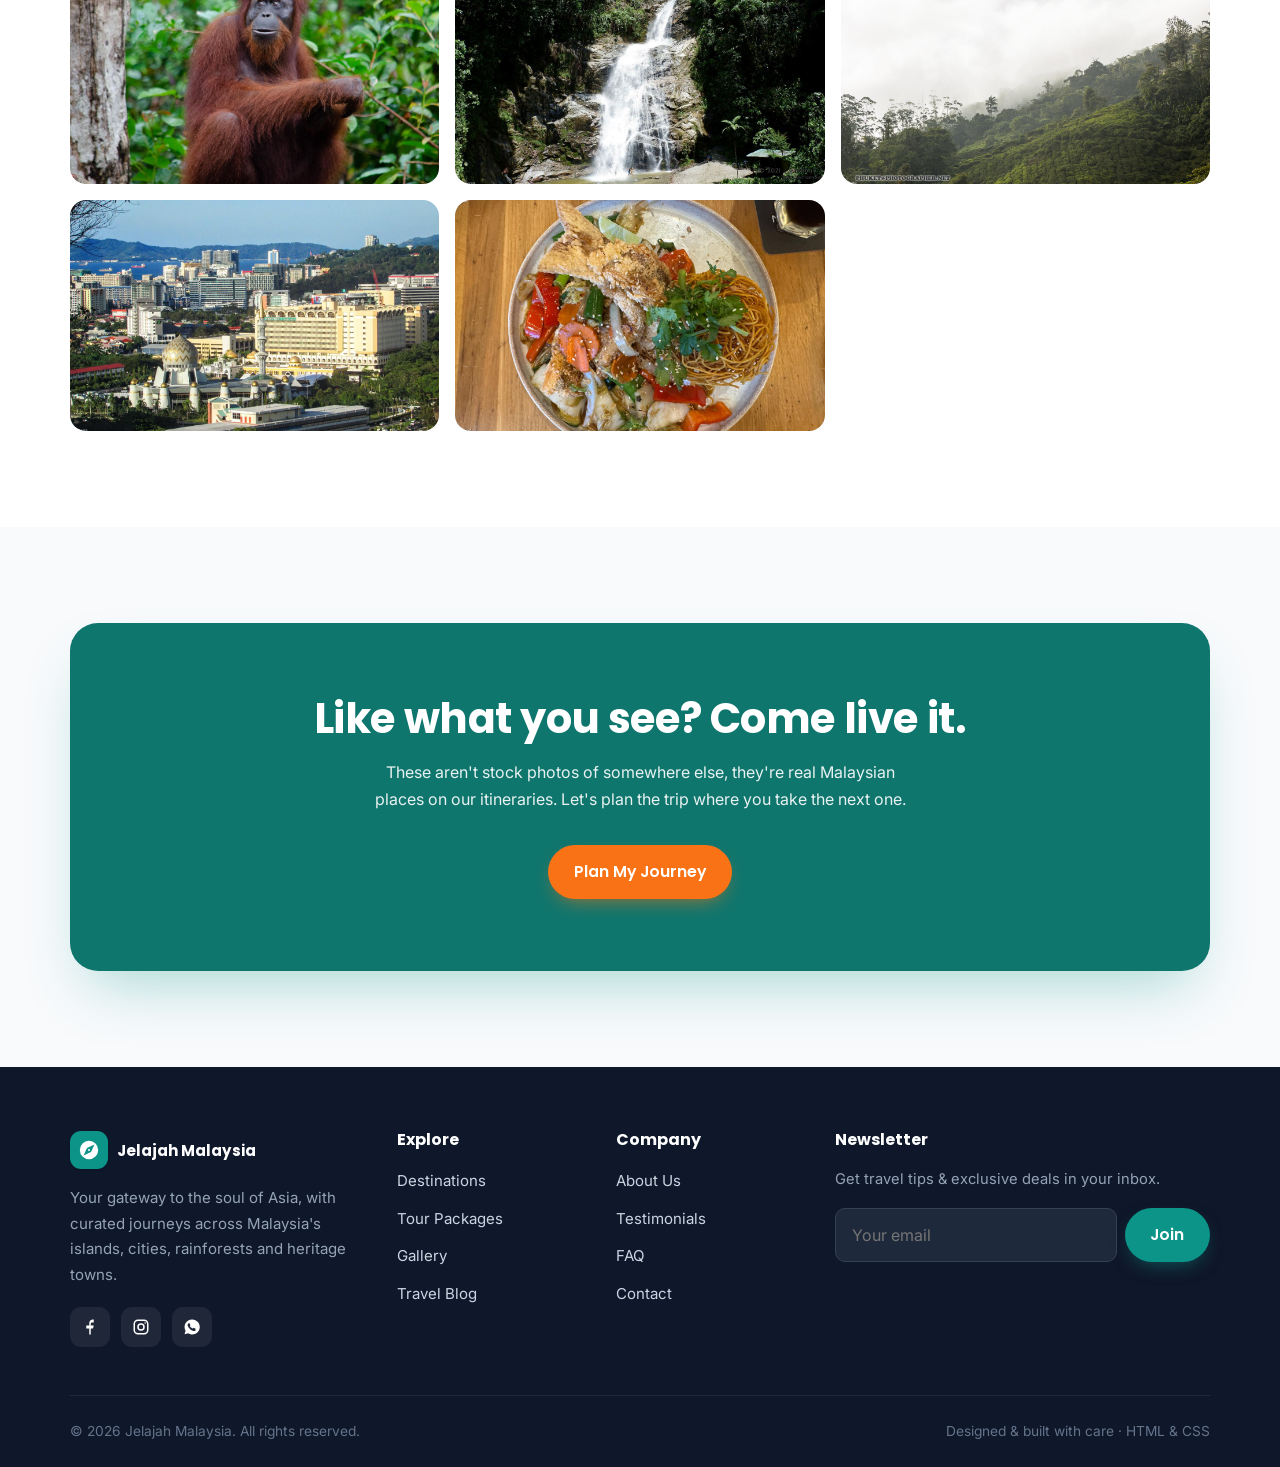
<file: gallery.html>
<!DOCTYPE html>
<html lang="en">
<head>
  <meta charset="UTF-8">
  <meta name="viewport" content="width=device-width, initial-scale=1.0">
  <meta name="description" content="A photo journey through Malaysia, beaches, rainforests, temples, mosques and street food. Filter the gallery by beaches, nature, culture and food.">
  <title>Gallery · Jelajah Malaysia</title>
  <link rel="preconnect" href="https://fonts.googleapis.com">
  <link rel="preconnect" href="https://fonts.gstatic.com" crossorigin>
  <link href="https://fonts.googleapis.com/css2?family=Poppins:wght@500;600;700&family=Inter:wght@400;500;600&display=swap" rel="stylesheet">
  <link rel="icon" type="image/svg+xml" href="favicon.svg">
  <link rel="stylesheet" href="css/styles.css">
</head>
<body>
<nav class="nav">
  <a href="index.html" class="nav__brand"><span class="logo-mark"><img src="images/logo.svg" alt=""></span> Jelajah Malaysia</a>
  <ul class="nav__links">
    <li><a href="index.html">Home</a></li>
    <li><a href="about.html">About</a></li>
    <li><a href="destinations.html">Destinations</a></li>
    <li><a href="packages.html">Packages</a></li>
    <li><a href="gallery.html" class="active">Gallery</a></li>
    <li><a href="blog.html">Blog</a></li>
    <li><a href="contact.html">Contact</a></li>
    <li class="nav__cta"><a href="contact.html" class="btn btn-primary">Book Now</a></li>
  </ul>
  <button class="nav__toggle" aria-label="Toggle menu" aria-expanded="false"><span></span><span></span><span></span></button>
</nav>

<header class="page-hero" style="background-image:url('images/hero-gallery.jpg')">
  <div class="container page-hero__inner">
    <h1>Gallery</h1>
    <p>One country, a thousand moods, see Malaysia through our lens.</p>
    <div class="breadcrumb"><a href="index.html">Home</a> / Gallery</div>
  </div>
</header>

<section class="section">
  <div class="container">
    <div class="section-head center reveal">
      <span class="eyebrow">Selamat datang</span>
      <h2>Postcards from across Malaysia</h2>
      <p class="lead">Turquoise islands, misty highlands, ancient temples and unforgettable street food. Tap a filter to explore by theme, every photo is a place you can actually visit.</p>
    </div>

    <div class="chips reveal">
      <button class="chip active" data-filter="all">All</button>
      <button class="chip" data-filter="beaches">Beaches</button>
      <button class="chip" data-filter="nature">Nature</button>
      <button class="chip" data-filter="culture">Culture</button>
      <button class="chip" data-filter="food">Food</button>
    </div>

    <div class="masonry reveal">
      <img src="images/gal-1.jpg" data-cat="food" alt="Steaming bowl of Penang assam laksa topped with fresh herbs and chilli">
      <img src="images/gal-2.jpg" data-cat="culture" alt="Golden Murugan statue and rainbow steps leading up to Batu Caves, Selangor">
      <img src="images/gal-3.jpg" data-cat="beaches" alt="Aerial view of a tropical island ringed by turquoise water in Langkawi">
      <img src="images/gal-4.jpg" data-cat="nature" alt="Wild Bornean orangutan resting in the rainforest canopy at Sepilok">
      <img src="images/gal-5.jpg" data-cat="culture" alt="Pink domes and minarets of the Putra Mosque reflected in the lake at Putrajaya">
      <img src="images/gal-6.jpg" data-cat="food" alt="Busy night market stall grilling satay over glowing charcoal">
      <img src="images/gal-7.jpg" data-cat="beaches" alt="Fiery sunset over a calm sea with silhouetted palms on a Malaysian beach">
      <img src="images/gal-8.jpg" data-cat="nature" alt="Rolling green tea plantation terraces in the Cameron Highlands">
      <img src="images/gal-9.jpg" data-cat="nature" alt="Cascading jungle waterfall tumbling over mossy rocks into a clear pool">
      <img src="images/food-1.jpg" data-cat="food" alt="Plate of nasi lemak with sambal, anchovies, peanuts and a boiled egg">
      <img src="images/culture-1.jpg" data-cat="culture" alt="Traditional Malaysian dancers in colourful costume performing at a cultural festival">
      <img src="images/dest-langkawi.jpg" data-cat="beaches" alt="White-sand beach and longtail boats along the shore of Langkawi">
      <img src="images/dest-redang.jpg" data-cat="beaches" alt="Crystal-clear shallows and coral reef off Pulau Redang, Terengganu">
      <img src="images/dest-cameron.jpg" data-cat="nature" alt="Misty morning over the tea terraces and hills of the Cameron Highlands">
    </div>
  </div>
</section>

<section class="section section--alt">
  <div class="container">
    <div class="cta-band reveal">
      <h2>Like what you see? Come live it.</h2>
      <p>These aren't stock photos of somewhere else, they're real Malaysian places on our itineraries. Let's plan the trip where you take the next one.</p>
      <a href="contact.html" class="btn btn-primary">Plan My Journey</a>
    </div>
  </div>
</section>

<footer class="footer">
  <div class="container">
    <div class="footer__grid">
      <div class="footer__brand">
        <a href="index.html" class="nav__brand"><span class="logo-mark"><img src="images/logo.svg" alt=""></span> Jelajah Malaysia</a>
        <p>Your gateway to the soul of Asia, with curated journeys across Malaysia's islands, cities, rainforests and heritage towns.</p>
        <div class="socials">
          <a href="#" aria-label="Facebook"><svg width="18" height="18" viewBox="0 0 24 24" fill="currentColor"><path d="M13 22v-8h3l1-4h-4V8c0-1.1.5-2 2-2h2V2.1C18.7 2 17.3 2 16 2c-3 0-5 1.8-5 5.2V10H7v4h4v8h2z"/></svg></a>
          <a href="#" aria-label="Instagram"><svg width="18" height="18" viewBox="0 0 24 24" fill="none" stroke="currentColor" stroke-width="2"><rect x="3" y="3" width="18" height="18" rx="5"/><circle cx="12" cy="12" r="4"/><circle cx="17.5" cy="6.5" r="1" fill="currentColor" stroke="none"/></svg></a>
          <a href="#" aria-label="WhatsApp"><svg width="18" height="18" viewBox="0 0 24 24" fill="currentColor"><path d="M12 2a10 10 0 0 0-8.6 15l-1.3 4.7 4.8-1.3A10 10 0 1 0 12 2zm5.3 14.1c-.2.6-1.3 1.2-1.8 1.2-.5.1-1 .1-1.7-.1-.4-.1-1-.3-1.6-.6-2.9-1.3-4.7-4.2-4.9-4.4-.1-.2-1.1-1.5-1.1-2.8s.7-2 .9-2.2c.2-.3.5-.3.7-.3h.5c.2 0 .4 0 .6.5l.8 1.9c.1.2.1.4 0 .5l-.4.6c-.1.2-.3.3-.1.6.1.3.7 1.1 1.4 1.8.9.8 1.7 1 2 1.2.2.1.4.1.5-.1l.6-.7c.2-.3.4-.2.6-.1l1.8.9c.3.1.4.2.5.3.1.2.1.6-.1 1.2z"/></svg></a>
        </div>
      </div>
      <div>
        <h4>Explore</h4>
        <ul class="footer__links">
          <li><a href="destinations.html">Destinations</a></li>
          <li><a href="packages.html">Tour Packages</a></li>
          <li><a href="gallery.html">Gallery</a></li>
          <li><a href="blog.html">Travel Blog</a></li>
        </ul>
      </div>
      <div>
        <h4>Company</h4>
        <ul class="footer__links">
          <li><a href="about.html">About Us</a></li>
          <li><a href="testimonials.html">Testimonials</a></li>
          <li><a href="faq.html">FAQ</a></li>
          <li><a href="contact.html">Contact</a></li>
        </ul>
      </div>
      <div>
        <h4>Newsletter</h4>
        <p style="font-size:.92rem;color:#94a3b8;">Get travel tips &amp; exclusive deals in your inbox.</p>
        <form class="news-form" onsubmit="event.preventDefault(); this.reset();">
          <input type="email" placeholder="Your email" aria-label="Email" required>
          <button class="btn btn-ocean" type="submit">Join</button>
        </form>
      </div>
    </div>
    <div class="footer__bottom">
      <span>© <span data-year>2026</span> Jelajah Malaysia. All rights reserved.</span>
      <span>Designed &amp; built with care · HTML &amp; CSS</span>
    </div>
  </div>
</footer>
<script src="js/main.js"></script>
</body>
</html>
</file>
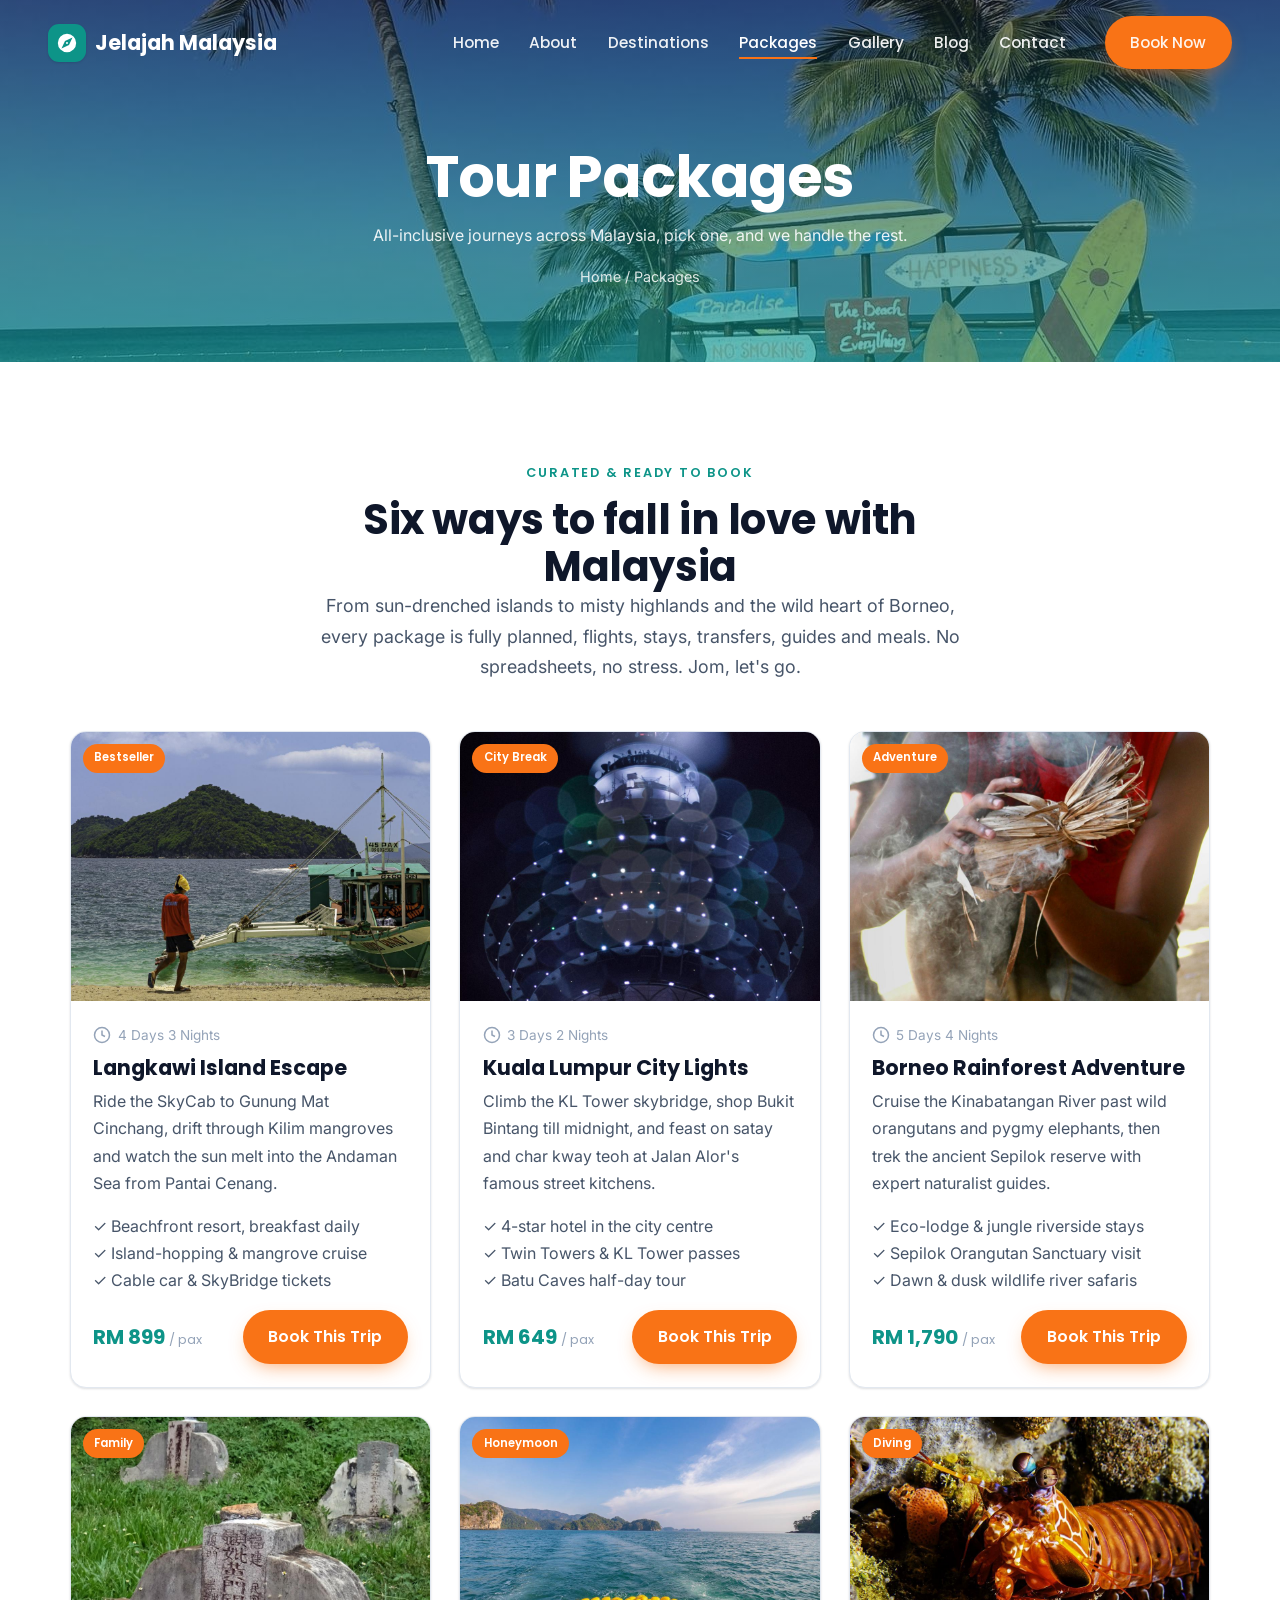
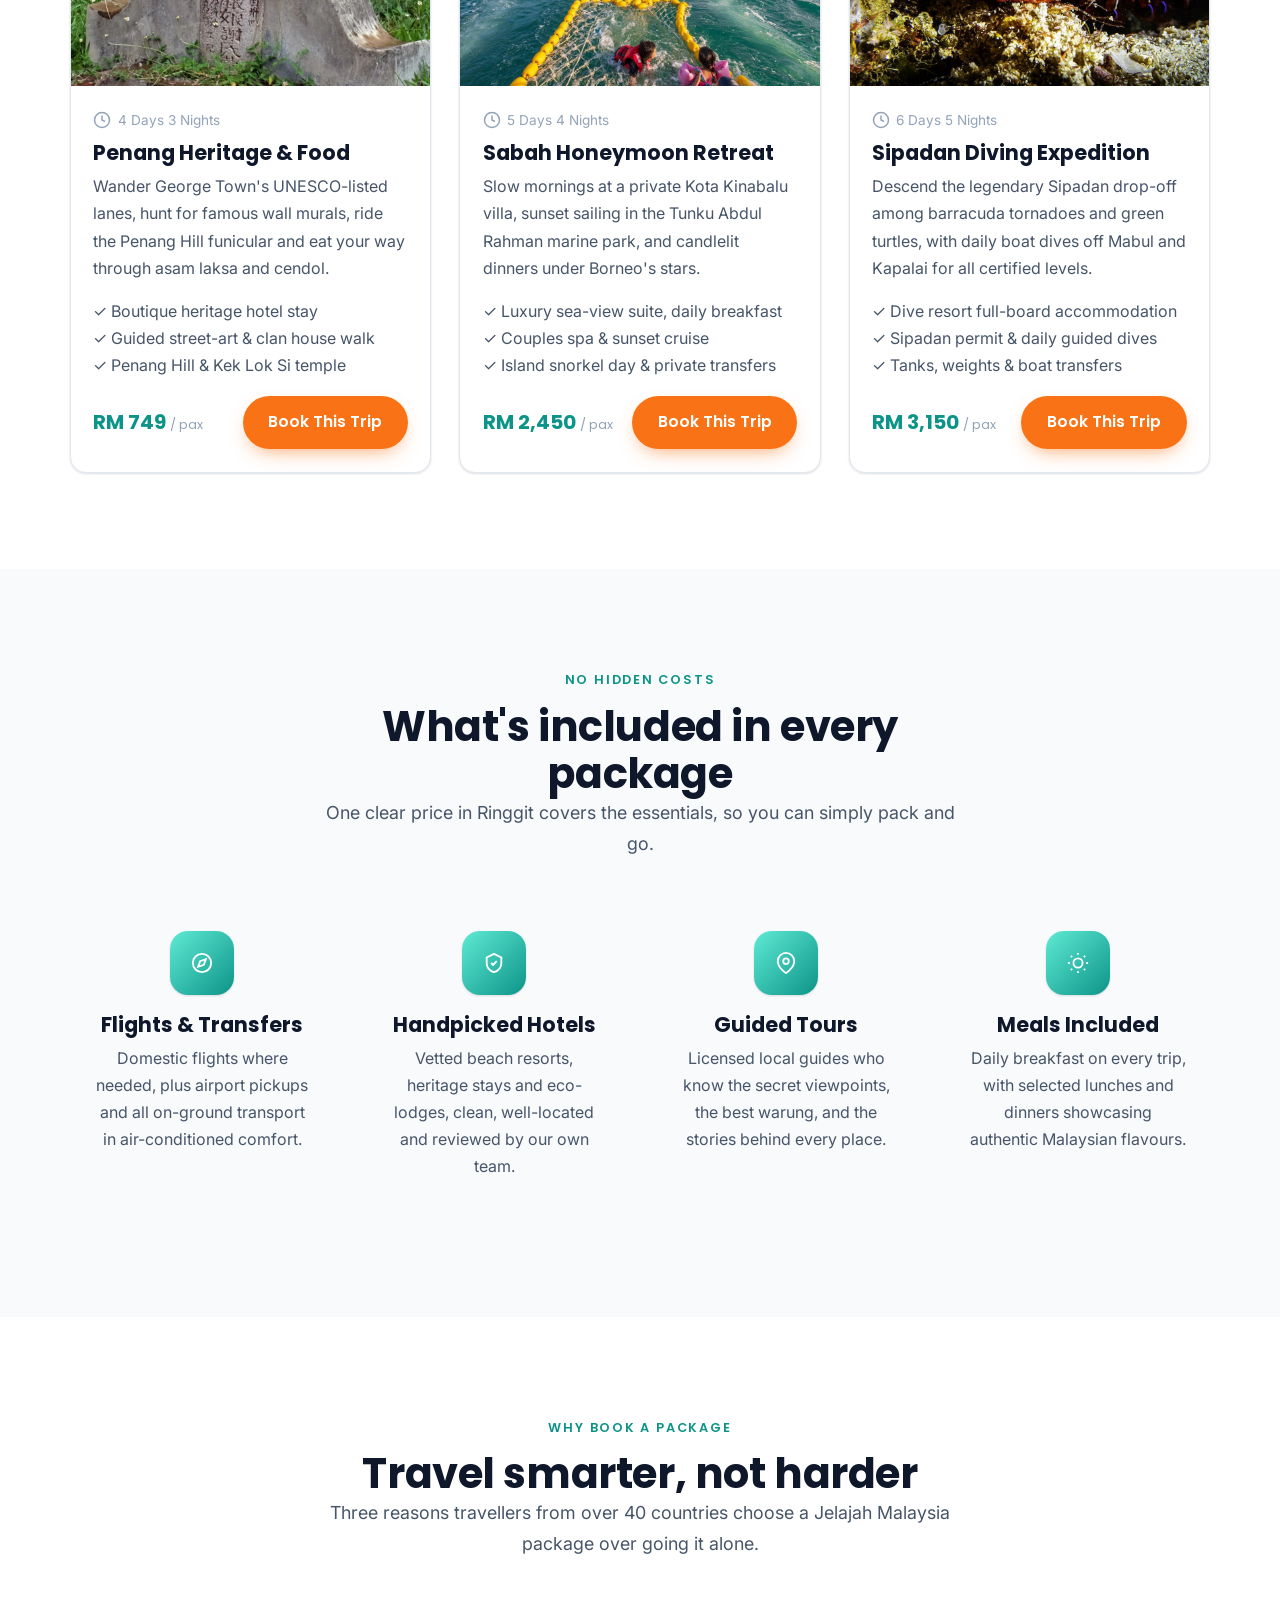
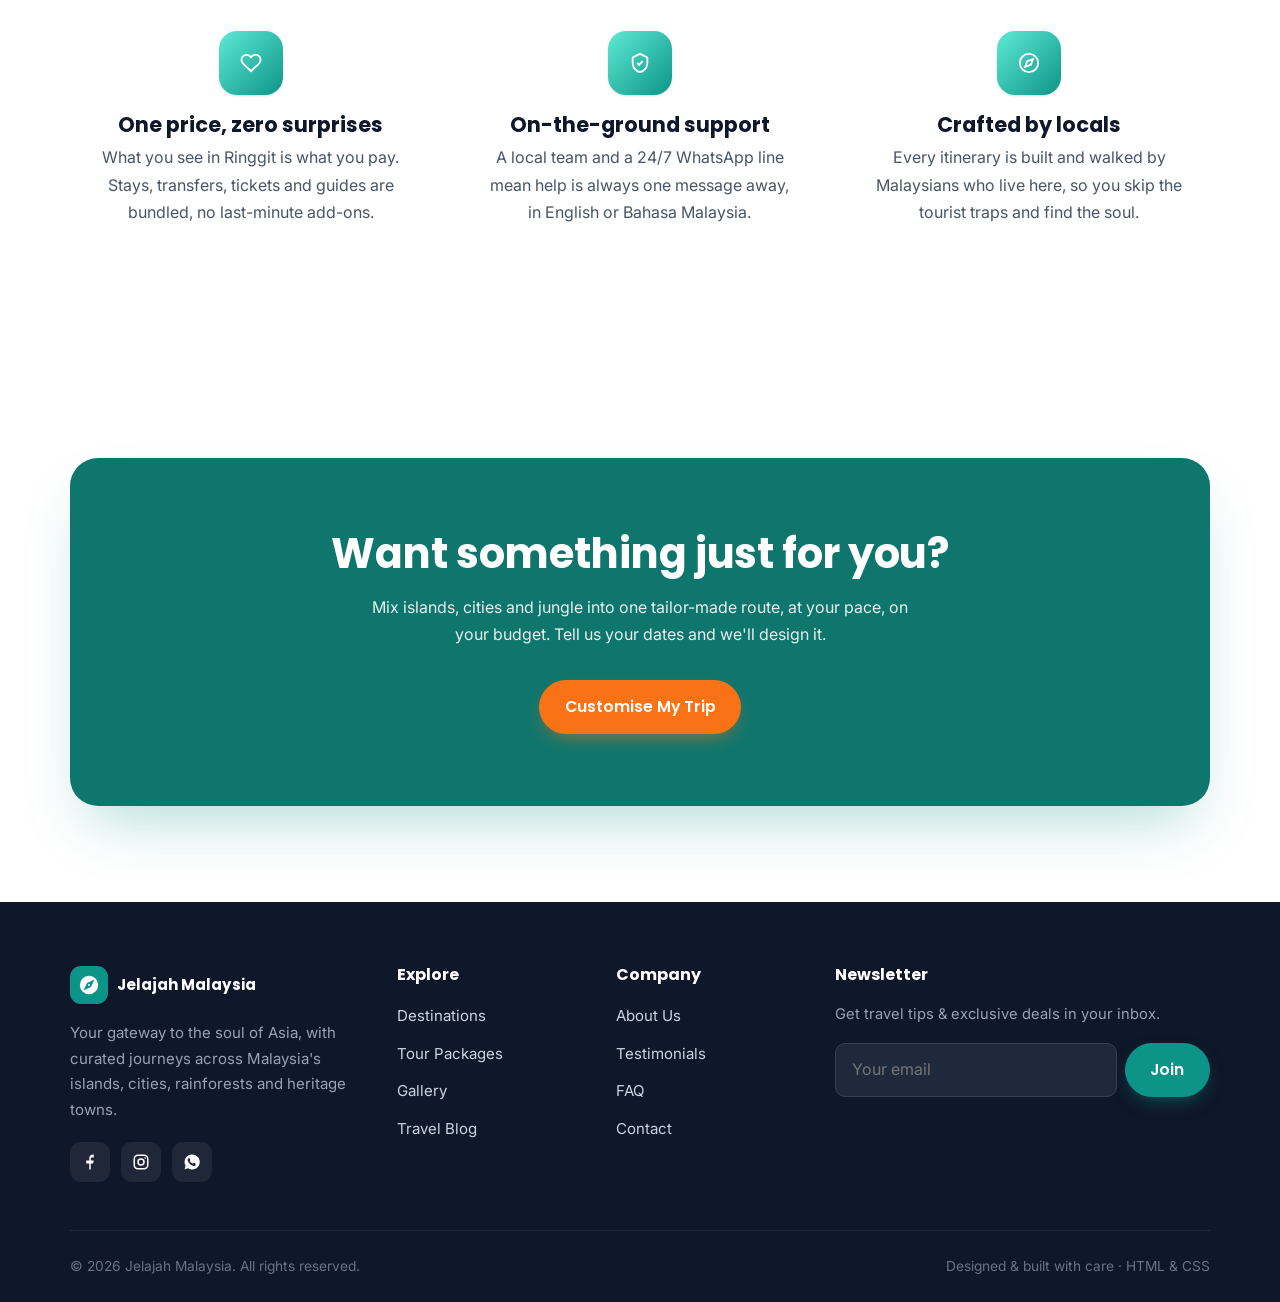
<file: packages.html>
<!DOCTYPE html>
<html lang="en">
<head>
  <meta charset="UTF-8">
  <meta name="viewport" content="width=device-width, initial-scale=1.0">
  <meta name="description" content="Handcrafted Malaysia tour packages, Langkawi island escapes, Kuala Lumpur city breaks, Borneo rainforest treks, Penang food trails, Sabah honeymoons and Sipadan diving. All-inclusive prices in Ringgit.">
  <title>Tour Packages · Jelajah Malaysia</title>
  <link rel="preconnect" href="https://fonts.googleapis.com">
  <link rel="preconnect" href="https://fonts.gstatic.com" crossorigin>
  <link href="https://fonts.googleapis.com/css2?family=Poppins:wght@500;600;700&family=Inter:wght@400;500;600&display=swap" rel="stylesheet">
  <link rel="icon" type="image/svg+xml" href="favicon.svg">
  <link rel="stylesheet" href="css/styles.css">
</head>
<body>
<nav class="nav">
  <a href="index.html" class="nav__brand"><span class="logo-mark"><img src="images/logo.svg" alt=""></span> Jelajah Malaysia</a>
  <ul class="nav__links">
    <li><a href="index.html">Home</a></li>
    <li><a href="about.html">About</a></li>
    <li><a href="destinations.html">Destinations</a></li>
    <li><a href="packages.html" class="active">Packages</a></li>
    <li><a href="gallery.html">Gallery</a></li>
    <li><a href="blog.html">Blog</a></li>
    <li><a href="contact.html">Contact</a></li>
    <li class="nav__cta"><a href="contact.html" class="btn btn-primary">Book Now</a></li>
  </ul>
  <button class="nav__toggle" aria-label="Toggle menu" aria-expanded="false"><span></span><span></span><span></span></button>
</nav>

<header class="page-hero" style="background-image:url('images/hero-packages.jpg')">
  <div class="container page-hero__inner">
    <h1>Tour Packages</h1>
    <p>All-inclusive journeys across Malaysia, pick one, and we handle the rest.</p>
    <div class="breadcrumb"><a href="index.html">Home</a> / Packages</div>
  </div>
</header>

<section class="section">
  <div class="container">
    <div class="section-head center reveal">
      <span class="eyebrow">Curated &amp; ready to book</span>
      <h2>Six ways to fall in love with Malaysia</h2>
      <p class="lead">From sun-drenched islands to misty highlands and the wild heart of Borneo, every package is fully planned, flights, stays, transfers, guides and meals. No spreadsheets, no stress. Jom, let's go.</p>
    </div>

    <div class="grid grid-3">

      <article class="card reveal">
        <div class="card__media"><span class="card__tag">Bestseller</span><img src="images/pkg-island.jpg" alt="Turquoise bay and limestone karsts of Langkawi seen from a wooden jetty"></div>
        <div class="card__body">
          <div class="card__meta"><svg width="18" height="18" viewBox="0 0 24 24" fill="none" stroke="currentColor" stroke-width="2"><circle cx="12" cy="12" r="10"/><path d="M12 6v6l4 2"/></svg> 4 Days 3 Nights</div>
          <h3>Langkawi Island Escape</h3>
          <p>Ride the SkyCab to Gunung Mat Cinchang, drift through Kilim mangroves and watch the sun melt into the Andaman Sea from Pantai Cenang.</p>
          <ul class="incl-list">
            <li>✓ Beachfront resort, breakfast daily</li>
            <li>✓ Island-hopping &amp; mangrove cruise</li>
            <li>✓ Cable car &amp; SkyBridge tickets</li>
          </ul>
          <div class="card__foot"><span class="price">RM 899 <span>/ pax</span></span><a href="contact.html" class="btn btn-primary">Book This Trip</a></div>
        </div>
      </article>

      <article class="card reveal">
        <div class="card__media"><span class="card__tag">City Break</span><img src="images/pkg-city.jpg" alt="Petronas Twin Towers glowing against the Kuala Lumpur skyline at dusk"></div>
        <div class="card__body">
          <div class="card__meta"><svg width="18" height="18" viewBox="0 0 24 24" fill="none" stroke="currentColor" stroke-width="2"><circle cx="12" cy="12" r="10"/><path d="M12 6v6l4 2"/></svg> 3 Days 2 Nights</div>
          <h3>Kuala Lumpur City Lights</h3>
          <p>Climb the KL Tower skybridge, shop Bukit Bintang till midnight, and feast on satay and char kway teoh at Jalan Alor's famous street kitchens.</p>
          <ul class="incl-list">
            <li>✓ 4-star hotel in the city centre</li>
            <li>✓ Twin Towers &amp; KL Tower passes</li>
            <li>✓ Batu Caves half-day tour</li>
          </ul>
          <div class="card__foot"><span class="price">RM 649 <span>/ pax</span></span><a href="contact.html" class="btn btn-primary">Book This Trip</a></div>
        </div>
      </article>

      <article class="card reveal">
        <div class="card__media"><span class="card__tag">Adventure</span><img src="images/pkg-nature.jpg" alt="Dense Borneo rainforest canopy shrouded in morning mist"></div>
        <div class="card__body">
          <div class="card__meta"><svg width="18" height="18" viewBox="0 0 24 24" fill="none" stroke="currentColor" stroke-width="2"><circle cx="12" cy="12" r="10"/><path d="M12 6v6l4 2"/></svg> 5 Days 4 Nights</div>
          <h3>Borneo Rainforest Adventure</h3>
          <p>Cruise the Kinabatangan River past wild orangutans and pygmy elephants, then trek the ancient Sepilok reserve with expert naturalist guides.</p>
          <ul class="incl-list">
            <li>✓ Eco-lodge &amp; jungle riverside stays</li>
            <li>✓ Sepilok Orangutan Sanctuary visit</li>
            <li>✓ Dawn &amp; dusk wildlife river safaris</li>
          </ul>
          <div class="card__foot"><span class="price">RM 1,790 <span>/ pax</span></span><a href="contact.html" class="btn btn-primary">Book This Trip</a></div>
        </div>
      </article>

      <article class="card reveal">
        <div class="card__media"><span class="card__tag">Family</span><img src="images/pkg-culture.jpg" alt="Colourful heritage shophouses and street art in George Town, Penang"></div>
        <div class="card__body">
          <div class="card__meta"><svg width="18" height="18" viewBox="0 0 24 24" fill="none" stroke="currentColor" stroke-width="2"><circle cx="12" cy="12" r="10"/><path d="M12 6v6l4 2"/></svg> 4 Days 3 Nights</div>
          <h3>Penang Heritage &amp; Food</h3>
          <p>Wander George Town's UNESCO-listed lanes, hunt for famous wall murals, ride the Penang Hill funicular and eat your way through asam laksa and cendol.</p>
          <ul class="incl-list">
            <li>✓ Boutique heritage hotel stay</li>
            <li>✓ Guided street-art &amp; clan house walk</li>
            <li>✓ Penang Hill &amp; Kek Lok Si temple</li>
          </ul>
          <div class="card__foot"><span class="price">RM 749 <span>/ pax</span></span><a href="contact.html" class="btn btn-primary">Book This Trip</a></div>
        </div>
      </article>

      <article class="card reveal">
        <div class="card__media"><span class="card__tag">Honeymoon</span><img src="images/pkg-honeymoon.jpg" alt="Private overwater pavilion at a Sabah resort facing a calm sunset sea"></div>
        <div class="card__body">
          <div class="card__meta"><svg width="18" height="18" viewBox="0 0 24 24" fill="none" stroke="currentColor" stroke-width="2"><circle cx="12" cy="12" r="10"/><path d="M12 6v6l4 2"/></svg> 5 Days 4 Nights</div>
          <h3>Sabah Honeymoon Retreat</h3>
          <p>Slow mornings at a private Kota Kinabalu villa, sunset sailing in the Tunku Abdul Rahman marine park, and candlelit dinners under Borneo's stars.</p>
          <ul class="incl-list">
            <li>✓ Luxury sea-view suite, daily breakfast</li>
            <li>✓ Couples spa &amp; sunset cruise</li>
            <li>✓ Island snorkel day &amp; private transfers</li>
          </ul>
          <div class="card__foot"><span class="price">RM 2,450 <span>/ pax</span></span><a href="contact.html" class="btn btn-primary">Book This Trip</a></div>
        </div>
      </article>

      <article class="card reveal">
        <div class="card__media"><span class="card__tag">Diving</span><img src="images/pkg-diving.jpg" alt="Scuba diver above a vivid coral wall in the clear waters of Sipadan"></div>
        <div class="card__body">
          <div class="card__meta"><svg width="18" height="18" viewBox="0 0 24 24" fill="none" stroke="currentColor" stroke-width="2"><circle cx="12" cy="12" r="10"/><path d="M12 6v6l4 2"/></svg> 6 Days 5 Nights</div>
          <h3>Sipadan Diving Expedition</h3>
          <p>Descend the legendary Sipadan drop-off among barracuda tornadoes and green turtles, with daily boat dives off Mabul and Kapalai for all certified levels.</p>
          <ul class="incl-list">
            <li>✓ Dive resort full-board accommodation</li>
            <li>✓ Sipadan permit &amp; daily guided dives</li>
            <li>✓ Tanks, weights &amp; boat transfers</li>
          </ul>
          <div class="card__foot"><span class="price">RM 3,150 <span>/ pax</span></span><a href="contact.html" class="btn btn-primary">Book This Trip</a></div>
        </div>
      </article>

    </div>
  </div>
</section>

<section class="section section--alt">
  <div class="container">
    <div class="section-head center reveal">
      <span class="eyebrow">No hidden costs</span>
      <h2>What's included in every package</h2>
      <p class="lead">One clear price in Ringgit covers the essentials, so you can simply pack and go.</p>
    </div>
    <div class="grid grid-4">
      <div class="feature reveal">
        <div class="feature__icon"><svg width="22" height="22" viewBox="0 0 24 24" fill="none" stroke="currentColor" stroke-width="2"><circle cx="12" cy="12" r="10"/><polygon points="16.2 7.8 14 14 7.8 16.2 10 10"/></svg></div>
        <h3>Flights &amp; Transfers</h3>
        <p>Domestic flights where needed, plus airport pickups and all on-ground transport in air-conditioned comfort.</p>
      </div>
      <div class="feature reveal">
        <div class="feature__icon"><svg width="22" height="22" viewBox="0 0 24 24" fill="none" stroke="currentColor" stroke-width="2"><path d="M12 2l8 4v6c0 5-3.4 8.6-8 10-4.6-1.4-8-5-8-10V6z"/><path d="M9 12l2 2 4-4"/></svg></div>
        <h3>Handpicked Hotels</h3>
        <p>Vetted beach resorts, heritage stays and eco-lodges, clean, well-located and reviewed by our own team.</p>
      </div>
      <div class="feature reveal">
        <div class="feature__icon"><svg width="22" height="22" viewBox="0 0 24 24" fill="none" stroke="currentColor" stroke-width="2"><path d="M21 10c0 7-9 13-9 13s-9-6-9-13a9 9 0 0 1 18 0z"/><circle cx="12" cy="10" r="3"/></svg></div>
        <h3>Guided Tours</h3>
        <p>Licensed local guides who know the secret viewpoints, the best warung, and the stories behind every place.</p>
      </div>
      <div class="feature reveal">
        <div class="feature__icon"><svg width="22" height="22" viewBox="0 0 24 24" fill="none" stroke="currentColor" stroke-width="2"><circle cx="12" cy="12" r="5"/><path d="M12 1v2M12 21v2M4.2 4.2l1.4 1.4M18.4 18.4l1.4 1.4M1 12h2M21 12h2M4.2 19.8l1.4-1.4M18.4 5.6l1.4-1.4"/></svg></div>
        <h3>Meals Included</h3>
        <p>Daily breakfast on every trip, with selected lunches and dinners showcasing authentic Malaysian flavours.</p>
      </div>
    </div>
  </div>
</section>

<section class="section">
  <div class="container">
    <div class="section-head center reveal">
      <span class="eyebrow">Why book a package</span>
      <h2>Travel smarter, not harder</h2>
      <p class="lead">Three reasons travellers from over 40 countries choose a Jelajah Malaysia package over going it alone.</p>
    </div>
    <div class="grid grid-3">
      <div class="feature reveal">
        <div class="feature__icon"><svg width="22" height="22" viewBox="0 0 24 24" fill="none" stroke="currentColor" stroke-width="2"><path d="M20.8 4.6a5.5 5.5 0 0 0-7.8 0L12 5.7l-1-1a5.5 5.5 0 0 0-7.8 7.8l1 1L12 21l7.8-7.6 1-1a5.5 5.5 0 0 0 0-7.8z"/></svg></div>
        <h3>One price, zero surprises</h3>
        <p>What you see in Ringgit is what you pay. Stays, transfers, tickets and guides are bundled, no last-minute add-ons.</p>
      </div>
      <div class="feature reveal">
        <div class="feature__icon"><svg width="22" height="22" viewBox="0 0 24 24" fill="none" stroke="currentColor" stroke-width="2"><path d="M12 2l8 4v6c0 5-3.4 8.6-8 10-4.6-1.4-8-5-8-10V6z"/><path d="M9 12l2 2 4-4"/></svg></div>
        <h3>On-the-ground support</h3>
        <p>A local team and a 24/7 WhatsApp line mean help is always one message away, in English or Bahasa Malaysia.</p>
      </div>
      <div class="feature reveal">
        <div class="feature__icon"><svg width="22" height="22" viewBox="0 0 24 24" fill="none" stroke="currentColor" stroke-width="2"><circle cx="12" cy="12" r="10"/><polygon points="16.2 7.8 14 14 7.8 16.2 10 10"/></svg></div>
        <h3>Crafted by locals</h3>
        <p>Every itinerary is built and walked by Malaysians who live here, so you skip the tourist traps and find the soul.</p>
      </div>
    </div>
  </div>
</section>

<section class="section">
  <div class="container">
    <div class="cta-band reveal">
      <h2>Want something just for you?</h2>
      <p>Mix islands, cities and jungle into one tailor-made route, at your pace, on your budget. Tell us your dates and we'll design it.</p>
      <a href="contact.html" class="btn btn-primary">Customise My Trip</a>
    </div>
  </div>
</section>

<footer class="footer">
  <div class="container">
    <div class="footer__grid">
      <div class="footer__brand">
        <a href="index.html" class="nav__brand"><span class="logo-mark"><img src="images/logo.svg" alt=""></span> Jelajah Malaysia</a>
        <p>Your gateway to the soul of Asia, with curated journeys across Malaysia's islands, cities, rainforests and heritage towns.</p>
        <div class="socials">
          <a href="#" aria-label="Facebook"><svg width="18" height="18" viewBox="0 0 24 24" fill="currentColor"><path d="M13 22v-8h3l1-4h-4V8c0-1.1.5-2 2-2h2V2.1C18.7 2 17.3 2 16 2c-3 0-5 1.8-5 5.2V10H7v4h4v8h2z"/></svg></a>
          <a href="#" aria-label="Instagram"><svg width="18" height="18" viewBox="0 0 24 24" fill="none" stroke="currentColor" stroke-width="2"><rect x="3" y="3" width="18" height="18" rx="5"/><circle cx="12" cy="12" r="4"/><circle cx="17.5" cy="6.5" r="1" fill="currentColor" stroke="none"/></svg></a>
          <a href="#" aria-label="WhatsApp"><svg width="18" height="18" viewBox="0 0 24 24" fill="currentColor"><path d="M12 2a10 10 0 0 0-8.6 15l-1.3 4.7 4.8-1.3A10 10 0 1 0 12 2zm5.3 14.1c-.2.6-1.3 1.2-1.8 1.2-.5.1-1 .1-1.7-.1-.4-.1-1-.3-1.6-.6-2.9-1.3-4.7-4.2-4.9-4.4-.1-.2-1.1-1.5-1.1-2.8s.7-2 .9-2.2c.2-.3.5-.3.7-.3h.5c.2 0 .4 0 .6.5l.8 1.9c.1.2.1.4 0 .5l-.4.6c-.1.2-.3.3-.1.6.1.3.7 1.1 1.4 1.8.9.8 1.7 1 2 1.2.2.1.4.1.5-.1l.6-.7c.2-.3.4-.2.6-.1l1.8.9c.3.1.4.2.5.3.1.2.1.6-.1 1.2z"/></svg></a>
        </div>
      </div>
      <div>
        <h4>Explore</h4>
        <ul class="footer__links">
          <li><a href="destinations.html">Destinations</a></li>
          <li><a href="packages.html">Tour Packages</a></li>
          <li><a href="gallery.html">Gallery</a></li>
          <li><a href="blog.html">Travel Blog</a></li>
        </ul>
      </div>
      <div>
        <h4>Company</h4>
        <ul class="footer__links">
          <li><a href="about.html">About Us</a></li>
          <li><a href="testimonials.html">Testimonials</a></li>
          <li><a href="faq.html">FAQ</a></li>
          <li><a href="contact.html">Contact</a></li>
        </ul>
      </div>
      <div>
        <h4>Newsletter</h4>
        <p style="font-size:.92rem;color:#94a3b8;">Get travel tips &amp; exclusive deals in your inbox.</p>
        <form class="news-form" onsubmit="event.preventDefault(); this.reset();">
          <input type="email" placeholder="Your email" aria-label="Email" required>
          <button class="btn btn-ocean" type="submit">Join</button>
        </form>
      </div>
    </div>
    <div class="footer__bottom">
      <span>© <span data-year>2026</span> Jelajah Malaysia. All rights reserved.</span>
      <span>Designed &amp; built with care · HTML &amp; CSS</span>
    </div>
  </div>
</footer>
<script src="js/main.js"></script>
</body>
</html>
</file>
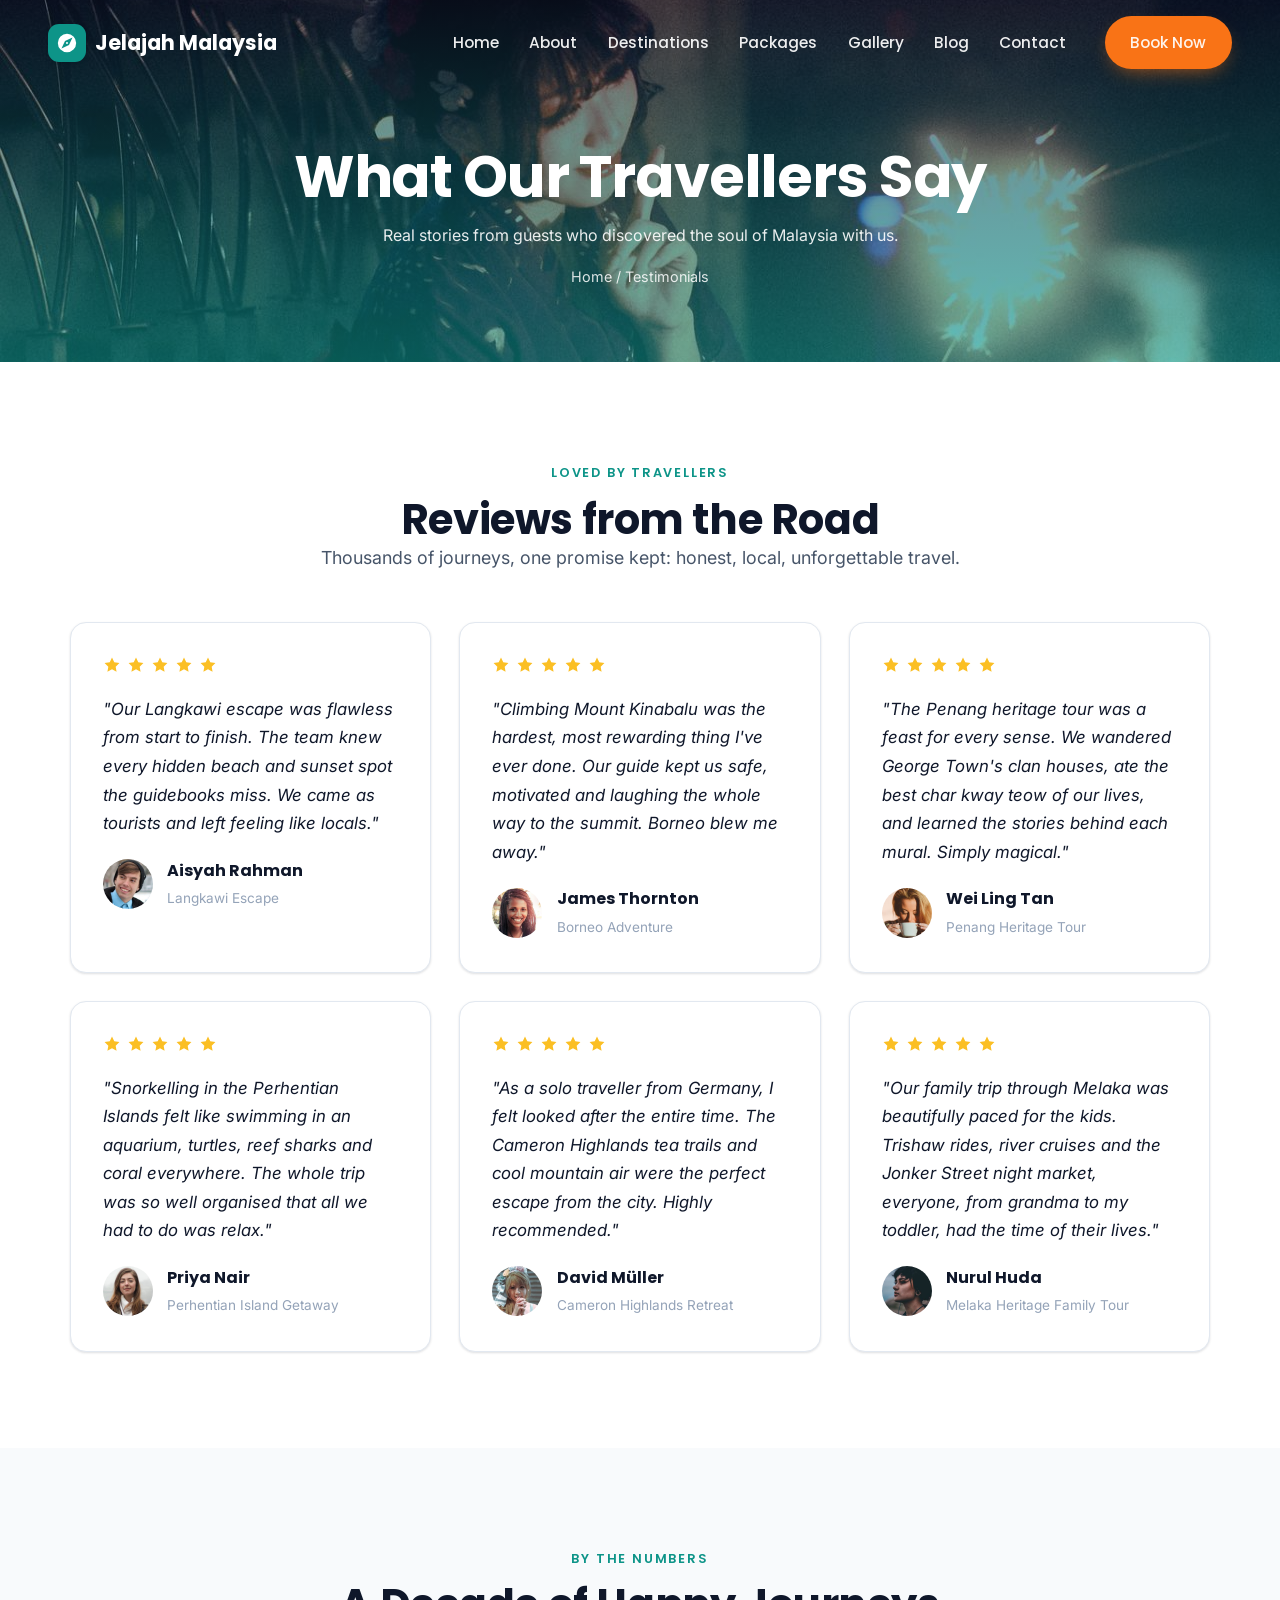
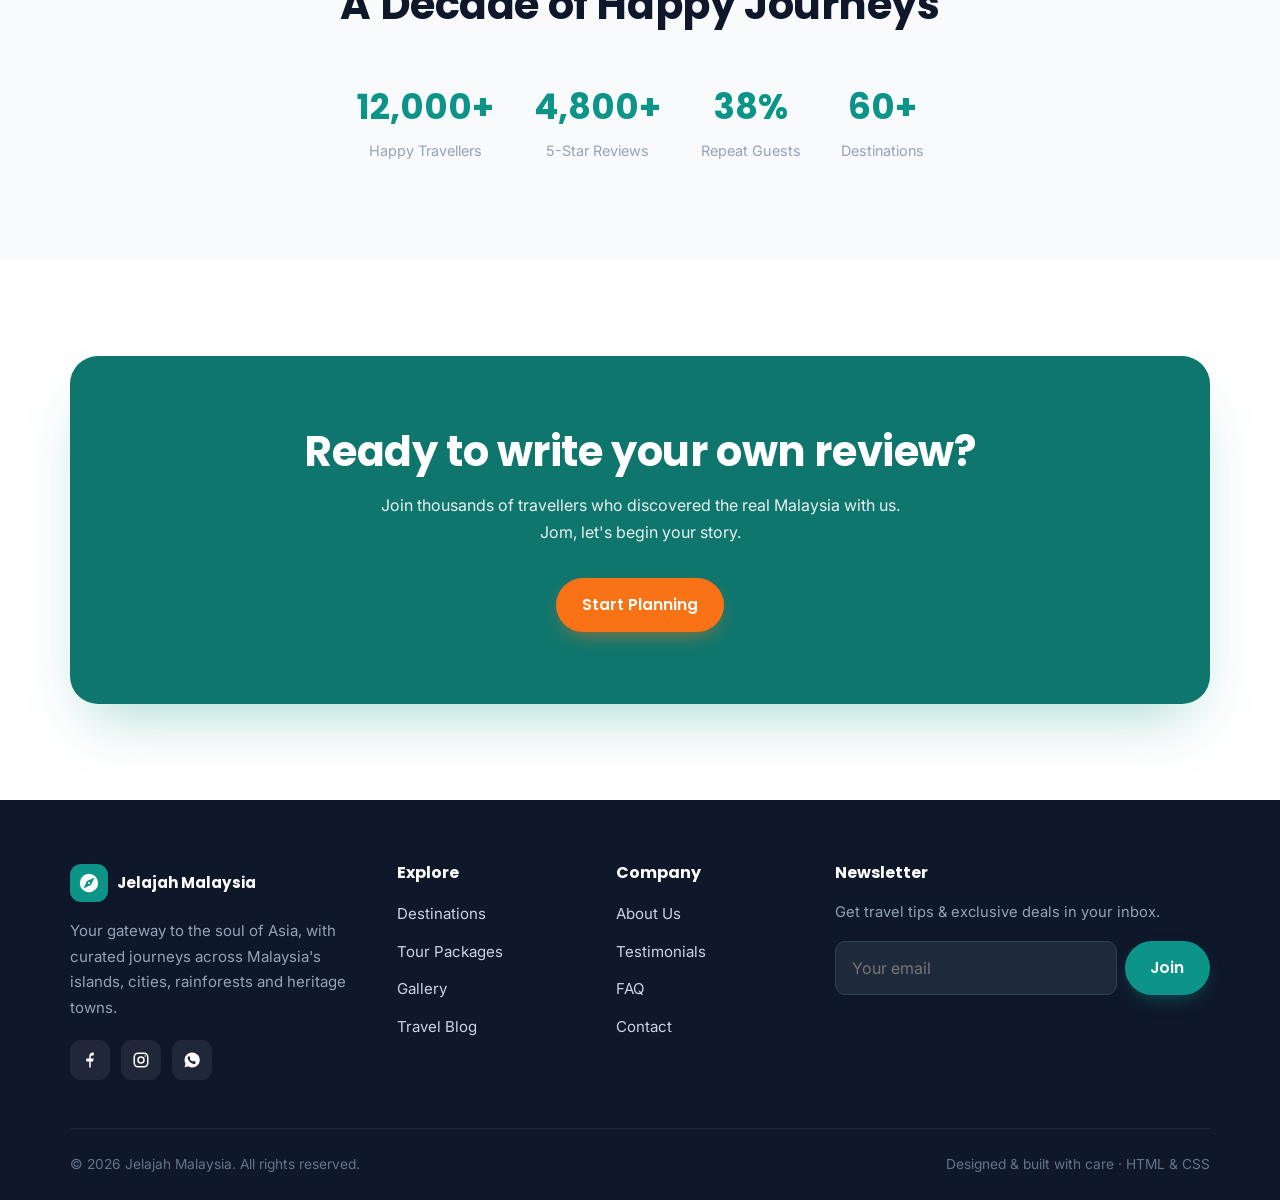
<file: testimonials.html>
<!DOCTYPE html>
<html lang="en">
<head>
  <meta charset="UTF-8">
  <meta name="viewport" content="width=device-width, initial-scale=1.0">
  <meta name="description" content="Read real reviews from travellers who explored Malaysia with Jelajah Malaysia, island escapes, Borneo adventures, heritage tours and more.">
  <title>Testimonials · Jelajah Malaysia</title>
  <link rel="preconnect" href="https://fonts.googleapis.com">
  <link rel="preconnect" href="https://fonts.gstatic.com" crossorigin>
  <link href="https://fonts.googleapis.com/css2?family=Poppins:wght@500;600;700&family=Inter:wght@400;500;600&display=swap" rel="stylesheet">
  <link rel="icon" type="image/svg+xml" href="favicon.svg">
  <link rel="stylesheet" href="css/styles.css">
</head>
<body>
<nav class="nav">
  <a href="index.html" class="nav__brand"><span class="logo-mark"><img src="images/logo.svg" alt=""></span> Jelajah Malaysia</a>
  <ul class="nav__links">
    <li><a href="index.html">Home</a></li>
    <li><a href="about.html">About</a></li>
    <li><a href="destinations.html">Destinations</a></li>
    <li><a href="packages.html">Packages</a></li>
    <li><a href="gallery.html">Gallery</a></li>
    <li><a href="blog.html">Blog</a></li>
    <li><a href="contact.html">Contact</a></li>
    <li class="nav__cta"><a href="contact.html" class="btn btn-primary">Book Now</a></li>
  </ul>
  <button class="nav__toggle" aria-label="Toggle menu" aria-expanded="false"><span></span><span></span><span></span></button>
</nav>

<header class="page-hero" style="background-image:url('images/hero-gallery.jpg')">
  <div class="container page-hero__inner">
    <h1>What Our Travellers Say</h1>
    <p>Real stories from guests who discovered the soul of Malaysia with us.</p>
    <div class="breadcrumb"><a href="index.html">Home</a> / Testimonials</div>
  </div>
</header>

<section class="section">
  <div class="container">
    <div class="section-head center reveal">
      <span class="eyebrow">Loved by Travellers</span>
      <h2>Reviews from the Road</h2>
      <p class="lead">Thousands of journeys, one promise kept: honest, local, unforgettable travel.</p>
    </div>

    <div class="grid grid-3">

      <div class="quote reveal">
        <div class="stars">
          <svg width="18" height="18" viewBox="0 0 24 24" fill="currentColor"><path d="M12 2l3 6.3 6.9 1-5 4.9 1.2 6.8L12 17.8 5.9 21l1.2-6.8-5-4.9 6.9-1z"/></svg>
          <svg width="18" height="18" viewBox="0 0 24 24" fill="currentColor"><path d="M12 2l3 6.3 6.9 1-5 4.9 1.2 6.8L12 17.8 5.9 21l1.2-6.8-5-4.9 6.9-1z"/></svg>
          <svg width="18" height="18" viewBox="0 0 24 24" fill="currentColor"><path d="M12 2l3 6.3 6.9 1-5 4.9 1.2 6.8L12 17.8 5.9 21l1.2-6.8-5-4.9 6.9-1z"/></svg>
          <svg width="18" height="18" viewBox="0 0 24 24" fill="currentColor"><path d="M12 2l3 6.3 6.9 1-5 4.9 1.2 6.8L12 17.8 5.9 21l1.2-6.8-5-4.9 6.9-1z"/></svg>
          <svg width="18" height="18" viewBox="0 0 24 24" fill="currentColor"><path d="M12 2l3 6.3 6.9 1-5 4.9 1.2 6.8L12 17.8 5.9 21l1.2-6.8-5-4.9 6.9-1z"/></svg>
        </div>
        <p><em>"Our Langkawi escape was flawless from start to finish. The team knew every hidden beach and sunset spot the guidebooks miss. We came as tourists and left feeling like locals."</em></p>
        <div class="quote__who">
          <img src="images/avatar-1.jpg" alt="Aisyah Rahman">
          <div><strong>Aisyah Rahman</strong><span>Langkawi Escape</span></div>
        </div>
      </div>

      <div class="quote reveal">
        <div class="stars">
          <svg width="18" height="18" viewBox="0 0 24 24" fill="currentColor"><path d="M12 2l3 6.3 6.9 1-5 4.9 1.2 6.8L12 17.8 5.9 21l1.2-6.8-5-4.9 6.9-1z"/></svg>
          <svg width="18" height="18" viewBox="0 0 24 24" fill="currentColor"><path d="M12 2l3 6.3 6.9 1-5 4.9 1.2 6.8L12 17.8 5.9 21l1.2-6.8-5-4.9 6.9-1z"/></svg>
          <svg width="18" height="18" viewBox="0 0 24 24" fill="currentColor"><path d="M12 2l3 6.3 6.9 1-5 4.9 1.2 6.8L12 17.8 5.9 21l1.2-6.8-5-4.9 6.9-1z"/></svg>
          <svg width="18" height="18" viewBox="0 0 24 24" fill="currentColor"><path d="M12 2l3 6.3 6.9 1-5 4.9 1.2 6.8L12 17.8 5.9 21l1.2-6.8-5-4.9 6.9-1z"/></svg>
          <svg width="18" height="18" viewBox="0 0 24 24" fill="currentColor"><path d="M12 2l3 6.3 6.9 1-5 4.9 1.2 6.8L12 17.8 5.9 21l1.2-6.8-5-4.9 6.9-1z"/></svg>
        </div>
        <p><em>"Climbing Mount Kinabalu was the hardest, most rewarding thing I've ever done. Our guide kept us safe, motivated and laughing the whole way to the summit. Borneo blew me away."</em></p>
        <div class="quote__who">
          <img src="images/avatar-2.jpg" alt="James Thornton">
          <div><strong>James Thornton</strong><span>Borneo Adventure</span></div>
        </div>
      </div>

      <div class="quote reveal">
        <div class="stars">
          <svg width="18" height="18" viewBox="0 0 24 24" fill="currentColor"><path d="M12 2l3 6.3 6.9 1-5 4.9 1.2 6.8L12 17.8 5.9 21l1.2-6.8-5-4.9 6.9-1z"/></svg>
          <svg width="18" height="18" viewBox="0 0 24 24" fill="currentColor"><path d="M12 2l3 6.3 6.9 1-5 4.9 1.2 6.8L12 17.8 5.9 21l1.2-6.8-5-4.9 6.9-1z"/></svg>
          <svg width="18" height="18" viewBox="0 0 24 24" fill="currentColor"><path d="M12 2l3 6.3 6.9 1-5 4.9 1.2 6.8L12 17.8 5.9 21l1.2-6.8-5-4.9 6.9-1z"/></svg>
          <svg width="18" height="18" viewBox="0 0 24 24" fill="currentColor"><path d="M12 2l3 6.3 6.9 1-5 4.9 1.2 6.8L12 17.8 5.9 21l1.2-6.8-5-4.9 6.9-1z"/></svg>
          <svg width="18" height="18" viewBox="0 0 24 24" fill="currentColor"><path d="M12 2l3 6.3 6.9 1-5 4.9 1.2 6.8L12 17.8 5.9 21l1.2-6.8-5-4.9 6.9-1z"/></svg>
        </div>
        <p><em>"The Penang heritage tour was a feast for every sense. We wandered George Town's clan houses, ate the best char kway teow of our lives, and learned the stories behind each mural. Simply magical."</em></p>
        <div class="quote__who">
          <img src="images/avatar-3.jpg" alt="Wei Ling Tan">
          <div><strong>Wei Ling Tan</strong><span>Penang Heritage Tour</span></div>
        </div>
      </div>

      <div class="quote reveal">
        <div class="stars">
          <svg width="18" height="18" viewBox="0 0 24 24" fill="currentColor"><path d="M12 2l3 6.3 6.9 1-5 4.9 1.2 6.8L12 17.8 5.9 21l1.2-6.8-5-4.9 6.9-1z"/></svg>
          <svg width="18" height="18" viewBox="0 0 24 24" fill="currentColor"><path d="M12 2l3 6.3 6.9 1-5 4.9 1.2 6.8L12 17.8 5.9 21l1.2-6.8-5-4.9 6.9-1z"/></svg>
          <svg width="18" height="18" viewBox="0 0 24 24" fill="currentColor"><path d="M12 2l3 6.3 6.9 1-5 4.9 1.2 6.8L12 17.8 5.9 21l1.2-6.8-5-4.9 6.9-1z"/></svg>
          <svg width="18" height="18" viewBox="0 0 24 24" fill="currentColor"><path d="M12 2l3 6.3 6.9 1-5 4.9 1.2 6.8L12 17.8 5.9 21l1.2-6.8-5-4.9 6.9-1z"/></svg>
          <svg width="18" height="18" viewBox="0 0 24 24" fill="currentColor"><path d="M12 2l3 6.3 6.9 1-5 4.9 1.2 6.8L12 17.8 5.9 21l1.2-6.8-5-4.9 6.9-1z"/></svg>
        </div>
        <p><em>"Snorkelling in the Perhentian Islands felt like swimming in an aquarium, turtles, reef sharks and coral everywhere. The whole trip was so well organised that all we had to do was relax."</em></p>
        <div class="quote__who">
          <img src="images/avatar-4.jpg" alt="Priya Nair">
          <div><strong>Priya Nair</strong><span>Perhentian Island Getaway</span></div>
        </div>
      </div>

      <div class="quote reveal">
        <div class="stars">
          <svg width="18" height="18" viewBox="0 0 24 24" fill="currentColor"><path d="M12 2l3 6.3 6.9 1-5 4.9 1.2 6.8L12 17.8 5.9 21l1.2-6.8-5-4.9 6.9-1z"/></svg>
          <svg width="18" height="18" viewBox="0 0 24 24" fill="currentColor"><path d="M12 2l3 6.3 6.9 1-5 4.9 1.2 6.8L12 17.8 5.9 21l1.2-6.8-5-4.9 6.9-1z"/></svg>
          <svg width="18" height="18" viewBox="0 0 24 24" fill="currentColor"><path d="M12 2l3 6.3 6.9 1-5 4.9 1.2 6.8L12 17.8 5.9 21l1.2-6.8-5-4.9 6.9-1z"/></svg>
          <svg width="18" height="18" viewBox="0 0 24 24" fill="currentColor"><path d="M12 2l3 6.3 6.9 1-5 4.9 1.2 6.8L12 17.8 5.9 21l1.2-6.8-5-4.9 6.9-1z"/></svg>
          <svg width="18" height="18" viewBox="0 0 24 24" fill="currentColor"><path d="M12 2l3 6.3 6.9 1-5 4.9 1.2 6.8L12 17.8 5.9 21l1.2-6.8-5-4.9 6.9-1z"/></svg>
        </div>
        <p><em>"As a solo traveller from Germany, I felt looked after the entire time. The Cameron Highlands tea trails and cool mountain air were the perfect escape from the city. Highly recommended."</em></p>
        <div class="quote__who">
          <img src="images/avatar-5.jpg" alt="David Müller">
          <div><strong>David Müller</strong><span>Cameron Highlands Retreat</span></div>
        </div>
      </div>

      <div class="quote reveal">
        <div class="stars">
          <svg width="18" height="18" viewBox="0 0 24 24" fill="currentColor"><path d="M12 2l3 6.3 6.9 1-5 4.9 1.2 6.8L12 17.8 5.9 21l1.2-6.8-5-4.9 6.9-1z"/></svg>
          <svg width="18" height="18" viewBox="0 0 24 24" fill="currentColor"><path d="M12 2l3 6.3 6.9 1-5 4.9 1.2 6.8L12 17.8 5.9 21l1.2-6.8-5-4.9 6.9-1z"/></svg>
          <svg width="18" height="18" viewBox="0 0 24 24" fill="currentColor"><path d="M12 2l3 6.3 6.9 1-5 4.9 1.2 6.8L12 17.8 5.9 21l1.2-6.8-5-4.9 6.9-1z"/></svg>
          <svg width="18" height="18" viewBox="0 0 24 24" fill="currentColor"><path d="M12 2l3 6.3 6.9 1-5 4.9 1.2 6.8L12 17.8 5.9 21l1.2-6.8-5-4.9 6.9-1z"/></svg>
          <svg width="18" height="18" viewBox="0 0 24 24" fill="currentColor"><path d="M12 2l3 6.3 6.9 1-5 4.9 1.2 6.8L12 17.8 5.9 21l1.2-6.8-5-4.9 6.9-1z"/></svg>
        </div>
        <p><em>"Our family trip through Melaka was beautifully paced for the kids. Trishaw rides, river cruises and the Jonker Street night market, everyone, from grandma to my toddler, had the time of their lives."</em></p>
        <div class="quote__who">
          <img src="images/avatar-6.jpg" alt="Nurul Huda">
          <div><strong>Nurul Huda</strong><span>Melaka Heritage Family Tour</span></div>
        </div>
      </div>

    </div>
  </div>
</section>

<section class="section section--alt">
  <div class="container">
    <div class="section-head center reveal">
      <span class="eyebrow">By the Numbers</span>
      <h2>A Decade of Happy Journeys</h2>
    </div>
    <div class="stat-row reveal" style="justify-content:center;text-align:center;">
      <div><strong>12,000+</strong><span>Happy Travellers</span></div>
      <div><strong>4,800+</strong><span>5-Star Reviews</span></div>
      <div><strong>38%</strong><span>Repeat Guests</span></div>
      <div><strong>60+</strong><span>Destinations</span></div>
    </div>
  </div>
</section>

<section class="section">
  <div class="container">
    <div class="cta-band reveal">
      <h2>Ready to write your own review?</h2>
      <p>Join thousands of travellers who discovered the real Malaysia with us. Jom, let's begin your story.</p>
      <a href="contact.html" class="btn btn-primary">Start Planning</a>
    </div>
  </div>
</section>

<footer class="footer">
  <div class="container">
    <div class="footer__grid">
      <div class="footer__brand">
        <a href="index.html" class="nav__brand"><span class="logo-mark"><img src="images/logo.svg" alt=""></span> Jelajah Malaysia</a>
        <p>Your gateway to the soul of Asia, with curated journeys across Malaysia's islands, cities, rainforests and heritage towns.</p>
        <div class="socials">
          <a href="#" aria-label="Facebook"><svg width="18" height="18" viewBox="0 0 24 24" fill="currentColor"><path d="M13 22v-8h3l1-4h-4V8c0-1.1.5-2 2-2h2V2.1C18.7 2 17.3 2 16 2c-3 0-5 1.8-5 5.2V10H7v4h4v8h2z"/></svg></a>
          <a href="#" aria-label="Instagram"><svg width="18" height="18" viewBox="0 0 24 24" fill="none" stroke="currentColor" stroke-width="2"><rect x="3" y="3" width="18" height="18" rx="5"/><circle cx="12" cy="12" r="4"/><circle cx="17.5" cy="6.5" r="1" fill="currentColor" stroke="none"/></svg></a>
          <a href="#" aria-label="WhatsApp"><svg width="18" height="18" viewBox="0 0 24 24" fill="currentColor"><path d="M12 2a10 10 0 0 0-8.6 15l-1.3 4.7 4.8-1.3A10 10 0 1 0 12 2zm5.3 14.1c-.2.6-1.3 1.2-1.8 1.2-.5.1-1 .1-1.7-.1-.4-.1-1-.3-1.6-.6-2.9-1.3-4.7-4.2-4.9-4.4-.1-.2-1.1-1.5-1.1-2.8s.7-2 .9-2.2c.2-.3.5-.3.7-.3h.5c.2 0 .4 0 .6.5l.8 1.9c.1.2.1.4 0 .5l-.4.6c-.1.2-.3.3-.1.6.1.3.7 1.1 1.4 1.8.9.8 1.7 1 2 1.2.2.1.4.1.5-.1l.6-.7c.2-.3.4-.2.6-.1l1.8.9c.3.1.4.2.5.3.1.2.1.6-.1 1.2z"/></svg></a>
        </div>
      </div>
      <div>
        <h4>Explore</h4>
        <ul class="footer__links">
          <li><a href="destinations.html">Destinations</a></li>
          <li><a href="packages.html">Tour Packages</a></li>
          <li><a href="gallery.html">Gallery</a></li>
          <li><a href="blog.html">Travel Blog</a></li>
        </ul>
      </div>
      <div>
        <h4>Company</h4>
        <ul class="footer__links">
          <li><a href="about.html">About Us</a></li>
          <li><a href="testimonials.html">Testimonials</a></li>
          <li><a href="faq.html">FAQ</a></li>
          <li><a href="contact.html">Contact</a></li>
        </ul>
      </div>
      <div>
        <h4>Newsletter</h4>
        <p style="font-size:.92rem;color:#94a3b8;">Get travel tips & exclusive deals in your inbox.</p>
        <form class="news-form" onsubmit="event.preventDefault(); this.reset();">
          <input type="email" placeholder="Your email" aria-label="Email" required>
          <button class="btn btn-ocean" type="submit">Join</button>
        </form>
      </div>
    </div>
    <div class="footer__bottom">
      <span>© <span data-year>2026</span> Jelajah Malaysia. All rights reserved.</span>
      <span>Designed &amp; built with care · HTML &amp; CSS</span>
    </div>
  </div>
</footer>
<script src="js/main.js"></script>
</body>
</html>
</file>
<file: css/styles.css>
:root {
  --ocean:        #0d9488;   /* teal-600  — primary */
  --ocean-dark:   #0f766e;   /* teal-700 */
  --ocean-light:  #5eead4;   /* teal-300 */
  --sunset:       #f97316;   /* orange-500 — accent / CTA */
  --sunset-dark:  #ea580c;
  --sand:         #fffbeb;   /* warm page tint */
  --gold:         #fbbf24;

  --ink:          #0f172a;   /* slate-900 — headings */
  --body:         #475569;   /* slate-600 — body text */
  --muted:        #94a3b8;   /* slate-400 */
  --line:         #e2e8f0;   /* borders */
  --surface:      #ffffff;
  --surface-alt:  #f8fafc;

  --radius:       16px;
  --radius-lg:    28px;
  --shadow-sm:    0 1px 2px rgba(15,23,42,.06), 0 1px 3px rgba(15,23,42,.08);
  --shadow:       0 10px 30px -12px rgba(15,23,42,.18);
  --shadow-lg:    0 30px 60px -20px rgba(13,148,136,.35);

  --container:    1180px;
  --font-head:    'Poppins', system-ui, sans-serif;
  --font-body:    'Inter', system-ui, sans-serif;
  --ease:         cubic-bezier(.4, 0, .2, 1);
}

*, *::before, *::after { box-sizing: border-box; margin: 0; padding: 0; }
html { scroll-behavior: smooth; -webkit-text-size-adjust: 100%; }
body {
  font-family: var(--font-body);
  color: var(--body);
  background: var(--surface);
  line-height: 1.7;
  overflow-x: hidden;
}
img { max-width: 100%; display: block; }
a { color: inherit; text-decoration: none; transition: color .2s var(--ease); }
ul { list-style: none; }
button, input, textarea, select { font: inherit; color: inherit; }

h1, h2, h3, h4 { font-family: var(--font-head); color: var(--ink); line-height: 1.15; font-weight: 700; }
h1 { font-size: clamp(2.2rem, 5vw, 3.6rem); letter-spacing: -.02em; }
h2 { font-size: clamp(1.8rem, 3.5vw, 2.6rem); letter-spacing: -.01em; }
h3 { font-size: 1.3rem; }
p  { margin-bottom: 1rem; }

.container { width: 100%; max-width: var(--container); margin-inline: auto; padding-inline: 1.25rem; }
.section { padding: clamp(3.5rem, 8vw, 6rem) 0; }
.section--alt { background: var(--surface-alt); }
.section--sand { background: var(--sand); }
.center { text-align: center; }
.grid { display: grid; gap: 1.75rem; }
.grid-2 { grid-template-columns: repeat(2, 1fr); }
.grid-3 { grid-template-columns: repeat(3, 1fr); }
.grid-4 { grid-template-columns: repeat(4, 1fr); }

.eyebrow {
  display: inline-block; font-family: var(--font-head); font-weight: 600;
  font-size: .8rem; letter-spacing: .14em; text-transform: uppercase;
  color: var(--ocean); margin-bottom: .75rem;
}
.section-head { max-width: 640px; margin: 0 auto 3rem; }
.section-head.center { text-align: center; }
.lead { font-size: 1.12rem; color: var(--body); }
.muted { color: var(--muted); }

.btn {
  display: inline-flex; align-items: center; gap: .55rem;
  padding: .85rem 1.6rem; border-radius: 100px; border: 0; cursor: pointer;
  font-family: var(--font-head); font-weight: 600; font-size: .98rem;
  transition: transform .2s var(--ease), box-shadow .2s var(--ease), background .2s var(--ease);
}
.btn:active { transform: translateY(1px); }
.btn-primary { background: var(--sunset); color: #fff; box-shadow: 0 8px 20px -8px rgba(249,115,22,.7); }
.btn-primary:hover { background: var(--sunset-dark); transform: translateY(-2px); box-shadow: 0 14px 26px -10px rgba(249,115,22,.75); }
.btn-ocean { background: var(--ocean); color: #fff; box-shadow: 0 8px 20px -8px rgba(13,148,136,.6); }
.btn-ocean:hover { background: var(--ocean-dark); transform: translateY(-2px); }
.btn-ghost { background: rgba(255,255,255,.14); color: #fff; border: 1.5px solid rgba(255,255,255,.6); backdrop-filter: blur(6px); }
.btn-ghost:hover { background: rgba(255,255,255,.26); }
.btn-outline { background: transparent; color: var(--ocean); border: 1.5px solid var(--ocean); }
.btn-outline:hover { background: var(--ocean); color: #fff; }

.nav {
  position: fixed; inset: 0 0 auto 0; z-index: 100;
  display: flex; align-items: center; justify-content: space-between;
  padding: 1rem clamp(1.25rem, 4vw, 3rem);
  transition: background .3s var(--ease), box-shadow .3s var(--ease), padding .3s var(--ease);
}
.nav.scrolled { background: rgba(255,255,255,.92); backdrop-filter: blur(12px); box-shadow: var(--shadow-sm); padding-block: .7rem; }
.nav__brand { display: flex; align-items: center; gap: .55rem; font-family: var(--font-head); font-weight: 700; font-size: 1.3rem; color: #fff; }
.nav.scrolled .nav__brand { color: var(--ink); }
.nav__brand .logo-mark {
  width: 38px; height: 38px; border-radius: 11px; display: grid; place-items: center;
  background: var(--ocean); color: #fff; font-size: 1.2rem; box-shadow: var(--shadow-sm);
}
.logo-mark img { width: 22px; height: 22px; display: block; }
.nav__links { display: flex; align-items: center; gap: 1.9rem; }
.nav__links a { font-family: var(--font-head); font-weight: 500; font-size: .96rem; color: rgba(255,255,255,.92); position: relative; }
.nav.scrolled .nav__links a { color: var(--body); }
.nav__links a::after { content: ''; position: absolute; left: 0; bottom: -6px; width: 0; height: 2px; background: var(--sunset); transition: width .25s var(--ease); }
.nav__links a:hover::after, .nav__links a.active::after { width: 100%; }
.nav__links a:hover, .nav__links a.active { color: #fff; }
.nav.scrolled .nav__links a:hover, .nav.scrolled .nav__links a.active { color: var(--ocean); }
.nav__cta { margin-left: .5rem; }
.nav__toggle { display: none; flex-direction: column; gap: 5px; background: none; border: 0; cursor: pointer; padding: 6px; z-index: 110; }
.nav__toggle span { width: 26px; height: 2.5px; background: #fff; border-radius: 2px; transition: .3s var(--ease); }
.nav.scrolled .nav__toggle span { background: var(--ink); }
.nav__toggle.open span:nth-child(1) { transform: translateY(7.5px) rotate(45deg); }
.nav__toggle.open span:nth-child(2) { opacity: 0; }
.nav__toggle.open span:nth-child(3) { transform: translateY(-7.5px) rotate(-45deg); }

.hero {
  position: relative; min-height: 92vh; display: flex; align-items: center;
  color: #fff; background-size: cover; background-position: center;
}
.hero::before { content: ''; position: absolute; inset: 0; background: linear-gradient(120deg, rgba(15,23,42,.7) 0%, rgba(13,148,136,.45) 60%, rgba(249,115,22,.25) 100%); }
.hero__inner { position: relative; z-index: 2; max-width: 720px; }
.hero h1 { color: #fff; margin-bottom: 1.1rem; }
.hero p { color: rgba(255,255,255,.92); font-size: 1.2rem; max-width: 560px; margin-bottom: 2rem; }
.hero__actions { display: flex; flex-wrap: wrap; gap: 1rem; }
.hero__stats { display: flex; gap: 2.5rem; margin-top: 3rem; flex-wrap: wrap; }
.hero__stat strong { display: block; font-family: var(--font-head); font-size: 2rem; color: #fff; }
.hero__stat span { font-size: .9rem; color: rgba(255,255,255,.8); }
.hero__stat strong span { font-size: inherit; color: var(--gold); }

.page-hero {
  position: relative; padding: 9rem 0 4.5rem; color: #fff; text-align: center;
  background-size: cover; background-position: center;
}
.page-hero::before { content: ''; position: absolute; inset: 0; background: linear-gradient(180deg, rgba(15,23,42,.55), rgba(13,148,136,.6)); }
.page-hero__inner { position: relative; z-index: 2; }
.page-hero h1 { color: #fff; }
.page-hero p { color: rgba(255,255,255,.9); max-width: 560px; margin: .75rem auto 0; }
.breadcrumb { font-size: .9rem; color: rgba(255,255,255,.85); margin-top: 1rem; }
.breadcrumb a:hover { color: #fff; text-decoration: underline; }

.card {
  background: var(--surface); border-radius: var(--radius); overflow: hidden;
  box-shadow: var(--shadow-sm); border: 1px solid var(--line);
  transition: transform .3s var(--ease), box-shadow .3s var(--ease);
  display: flex; flex-direction: column;
}
.card:hover { transform: translateY(-6px); box-shadow: var(--shadow); }
.card__media { position: relative; aspect-ratio: 4 / 3; overflow: hidden; }
.card__media img { width: 100%; height: 100%; object-fit: cover; transition: transform .5s var(--ease); }
.card:hover .card__media img { transform: scale(1.07); }
.card__tag { position: absolute; top: 12px; left: 12px; background: var(--sunset); color: #fff; font-size: .72rem; font-weight: 600; padding: .3rem .7rem; border-radius: 100px; font-family: var(--font-head); }
.card__body { padding: 1.4rem; display: flex; flex-direction: column; flex: 1; }
.card__body h3 { margin-bottom: .5rem; }
.card__meta { display: flex; align-items: center; gap: .4rem; color: var(--muted); font-size: .85rem; margin-bottom: .6rem; }
.card__foot { margin-top: auto; padding-top: 1rem; display: flex; align-items: center; justify-content: space-between; }
.price { font-family: var(--font-head); font-weight: 700; color: var(--ocean); font-size: 1.25rem; }
.price span { font-size: .8rem; color: var(--muted); font-weight: 400; }

.feature { text-align: center; padding: 1.5rem; }
.feature__icon { width: 64px; height: 64px; border-radius: 18px; display: grid; place-items: center; margin: 0 auto 1.1rem; font-size: 1.6rem; background: linear-gradient(135deg, var(--ocean-light), var(--ocean)); color: #fff; box-shadow: var(--shadow-sm); }
.feature h3 { margin-bottom: .5rem; }

.chips { display: flex; flex-wrap: wrap; gap: .6rem; justify-content: center; margin-bottom: 2.5rem; }
.chip { background: var(--surface); border: 1px solid var(--line); color: var(--body); padding: .5rem 1.1rem; border-radius: 100px; font-size: .9rem; font-weight: 500; cursor: pointer; transition: .2s var(--ease); }
.chip:hover, .chip.active { background: var(--ocean); color: #fff; border-color: var(--ocean); }

.split { display: grid; grid-template-columns: 1fr 1fr; gap: 3.5rem; align-items: center; }
.split img { border-radius: var(--radius-lg); box-shadow: var(--shadow); }
.stat-row { display: flex; gap: 2.5rem; flex-wrap: wrap; margin-top: 1.5rem; }
.stat-row strong { display: block; font-family: var(--font-head); font-size: 2.2rem; color: var(--ocean); }
.stat-row span { font-size: .9rem; color: var(--muted); }

.masonry { columns: 3; column-gap: 1rem; }
.masonry img { width: 100%; border-radius: var(--radius); margin-bottom: 1rem; cursor: pointer; transition: filter .3s var(--ease), transform .3s var(--ease); }
.masonry img:hover { filter: brightness(1.06) saturate(1.1); transform: scale(1.01); }

.cta-band { position: relative; overflow: hidden; border-radius: var(--radius-lg); padding: clamp(2.5rem, 6vw, 4.5rem); text-align: center; color: #fff; background: var(--ocean-dark); box-shadow: var(--shadow-lg); }
.cta-band h2 { color: #fff; }
.cta-band p { color: rgba(255,255,255,.9); max-width: 540px; margin: 1rem auto 2rem; }

.form { display: grid; gap: 1.2rem; }
.field { display: flex; flex-direction: column; gap: .4rem; }
.field label { font-family: var(--font-head); font-weight: 500; font-size: .92rem; color: var(--ink); }
.field input, .field textarea, .field select {
  padding: .85rem 1rem; border: 1.5px solid var(--line); border-radius: 12px;
  background: var(--surface); transition: border-color .2s var(--ease), box-shadow .2s var(--ease);
}
.field input:focus, .field textarea:focus, .field select:focus { outline: 0; border-color: var(--ocean); box-shadow: 0 0 0 4px rgba(13,148,136,.12); }
.field textarea { resize: vertical; min-height: 130px; }
.field.invalid input, .field.invalid textarea, .field.invalid select { border-color: #ef4444; box-shadow: 0 0 0 4px rgba(239,68,68,.1); }
.field .error { color: #ef4444; font-size: .82rem; min-height: 1rem; display: none; }
.field.invalid .error { display: block; }
.form-note { display: none; padding: 1rem 1.2rem; border-radius: 12px; font-size: .95rem; }
.form-note.success { display: block; background: #ecfdf5; color: #047857; border: 1px solid #a7f3d0; }

.contact-grid { display: grid; grid-template-columns: 1fr 1.2fr; gap: 3rem; }
.info-list { display: grid; gap: 1.4rem; margin-top: 1.5rem; }
.info-item { display: flex; gap: 1rem; align-items: flex-start; }
.info-item .ic { flex: none; width: 46px; height: 46px; border-radius: 12px; display: grid; place-items: center; background: var(--sand); color: var(--ocean); font-size: 1.2rem; }
.info-item strong { font-family: var(--font-head); color: var(--ink); }
.map-embed { border: 0; width: 100%; height: 280px; border-radius: var(--radius); margin-top: 2rem; box-shadow: var(--shadow-sm); }

.post-meta { display: flex; gap: 1rem; font-size: .82rem; color: var(--muted); margin-bottom: .5rem; }
.tag-pill { color: var(--sunset); font-weight: 600; font-family: var(--font-head); font-size: .8rem; text-transform: uppercase; letter-spacing: .05em; }

.quote { background: var(--surface); border-radius: var(--radius); padding: 2rem; box-shadow: var(--shadow-sm); border: 1px solid var(--line); }
.quote p { font-style: italic; color: var(--ink); font-size: 1.05rem; }
.quote__who { display: flex; align-items: center; gap: .9rem; margin-top: 1.2rem; }
.quote__who img { width: 50px; height: 50px; border-radius: 50%; object-fit: cover; }
.quote__who strong { font-family: var(--font-head); color: var(--ink); display: block; }
.quote__who span { font-size: .85rem; color: var(--muted); }
.stars { color: var(--gold); margin-bottom: .8rem; letter-spacing: 2px; }
.quote blockquote { margin: 0; font-style: italic; color: var(--ink); font-size: 1.05rem; }
.quote figcaption { display: flex; align-items: center; gap: .9rem; margin-top: 1.2rem; }
.quote figcaption img { width: 50px; height: 50px; border-radius: 50%; object-fit: cover; }
.quote figcaption span { display: flex; flex-direction: column; font-size: .85rem; color: var(--muted); }
.quote figcaption strong { font-family: var(--font-head); color: var(--ink); font-size: 1rem; }

.faq { max-width: 780px; margin-inline: auto; display: grid; gap: 1rem; }
.faq__item { border: 1px solid var(--line); border-radius: var(--radius); background: var(--surface); overflow: hidden; }
.faq__q { width: 100%; text-align: left; background: none; border: 0; padding: 1.25rem 1.5rem; cursor: pointer; font-family: var(--font-head); font-weight: 600; color: var(--ink); display: flex; justify-content: space-between; align-items: center; gap: 1rem; }
.faq__q .plus { transition: transform .3s var(--ease); color: var(--ocean); font-size: 1.4rem; flex: none; }
.faq__item.open .faq__q .plus { transform: rotate(45deg); }
.faq__a { max-height: 0; overflow: hidden; transition: max-height .35s var(--ease); }
.faq__a p { padding: 0 1.5rem 1.4rem; margin: 0; }

.footer { background: var(--ink); color: #cbd5e1; padding: 4rem 0 1.5rem; }
.footer__grid { display: grid; grid-template-columns: 1.6fr 1fr 1fr 1.4fr; gap: 2.5rem; }
.footer h4 { color: #fff; font-size: 1rem; margin-bottom: 1.1rem; }
.footer a { color: #cbd5e1; font-size: .94rem; }
.footer a:hover { color: var(--ocean-light); }
.footer__links { display: grid; gap: .65rem; }
.footer__brand .nav__brand { color: #fff; margin-bottom: 1rem; }
.footer__brand p { font-size: .94rem; color: #94a3b8; max-width: 280px; }
.socials { display: flex; gap: .7rem; margin-top: 1.2rem; }
.socials a { width: 40px; height: 40px; border-radius: 11px; display: grid; place-items: center; background: rgba(255,255,255,.07); color: #fff; transition: .2s var(--ease); }
.socials a:hover { background: var(--ocean); transform: translateY(-3px); }
.news-form { display: flex; gap: .5rem; margin-top: 1rem; }
.news-form input { flex: 1; padding: .75rem 1rem; border-radius: 10px; border: 1px solid #334155; background: #1e293b; color: #fff; }
.news-form input:focus { outline: 0; border-color: var(--ocean); }
.footer__bottom { border-top: 1px solid #1e293b; margin-top: 3rem; padding-top: 1.5rem; display: flex; justify-content: space-between; flex-wrap: wrap; gap: 1rem; font-size: .86rem; color: #64748b; }

.reveal { opacity: 0; transform: translateY(28px); transition: opacity .7s var(--ease), transform .7s var(--ease); }
.reveal.in { opacity: 1; transform: none; }

@media (max-width: 940px) {
  .grid-4 { grid-template-columns: repeat(2, 1fr); }
  .grid-3 { grid-template-columns: repeat(2, 1fr); }
  .split, .contact-grid { grid-template-columns: 1fr; gap: 2rem; }
  .masonry { columns: 2; }
  .footer__grid { grid-template-columns: 1fr 1fr; }
  .nav__links {
    position: fixed; inset: 0 0 0 auto; width: min(78vw, 320px); flex-direction: column;
    align-items: flex-start; justify-content: flex-start; gap: 1.5rem; padding: 6rem 2rem 2rem;
    background: #fff; box-shadow: -20px 0 60px -20px rgba(15,23,42,.3);
    transform: translateX(100%); transition: transform .35s var(--ease);
  }
  .nav__links.open { transform: translateX(0); }
  .nav__links a, .nav__links a.active, .nav.scrolled .nav__links a.active { color: var(--ink); font-size: 1.05rem; }
  .nav__links a:hover, .nav__links a.active:hover, .nav.scrolled .nav__links a:hover { color: var(--ocean); }
  .nav__toggle { display: flex; }
  .nav__cta { margin-left: 0; }
}
@media (max-width: 600px) {
  .grid-4, .grid-3, .grid-2 { grid-template-columns: 1fr; }
  .masonry { columns: 1; }
  .footer__grid { grid-template-columns: 1fr; }
  .hero { min-height: 88vh; }
  .hero__stats { gap: 1.5rem; }
  .footer__bottom { flex-direction: column; text-align: center; }
}

@media (prefers-reduced-motion: reduce) {
  * { animation: none !important; transition: none !important; scroll-behavior: auto !important; }
  .reveal { opacity: 1; transform: none; }
}
</file>
